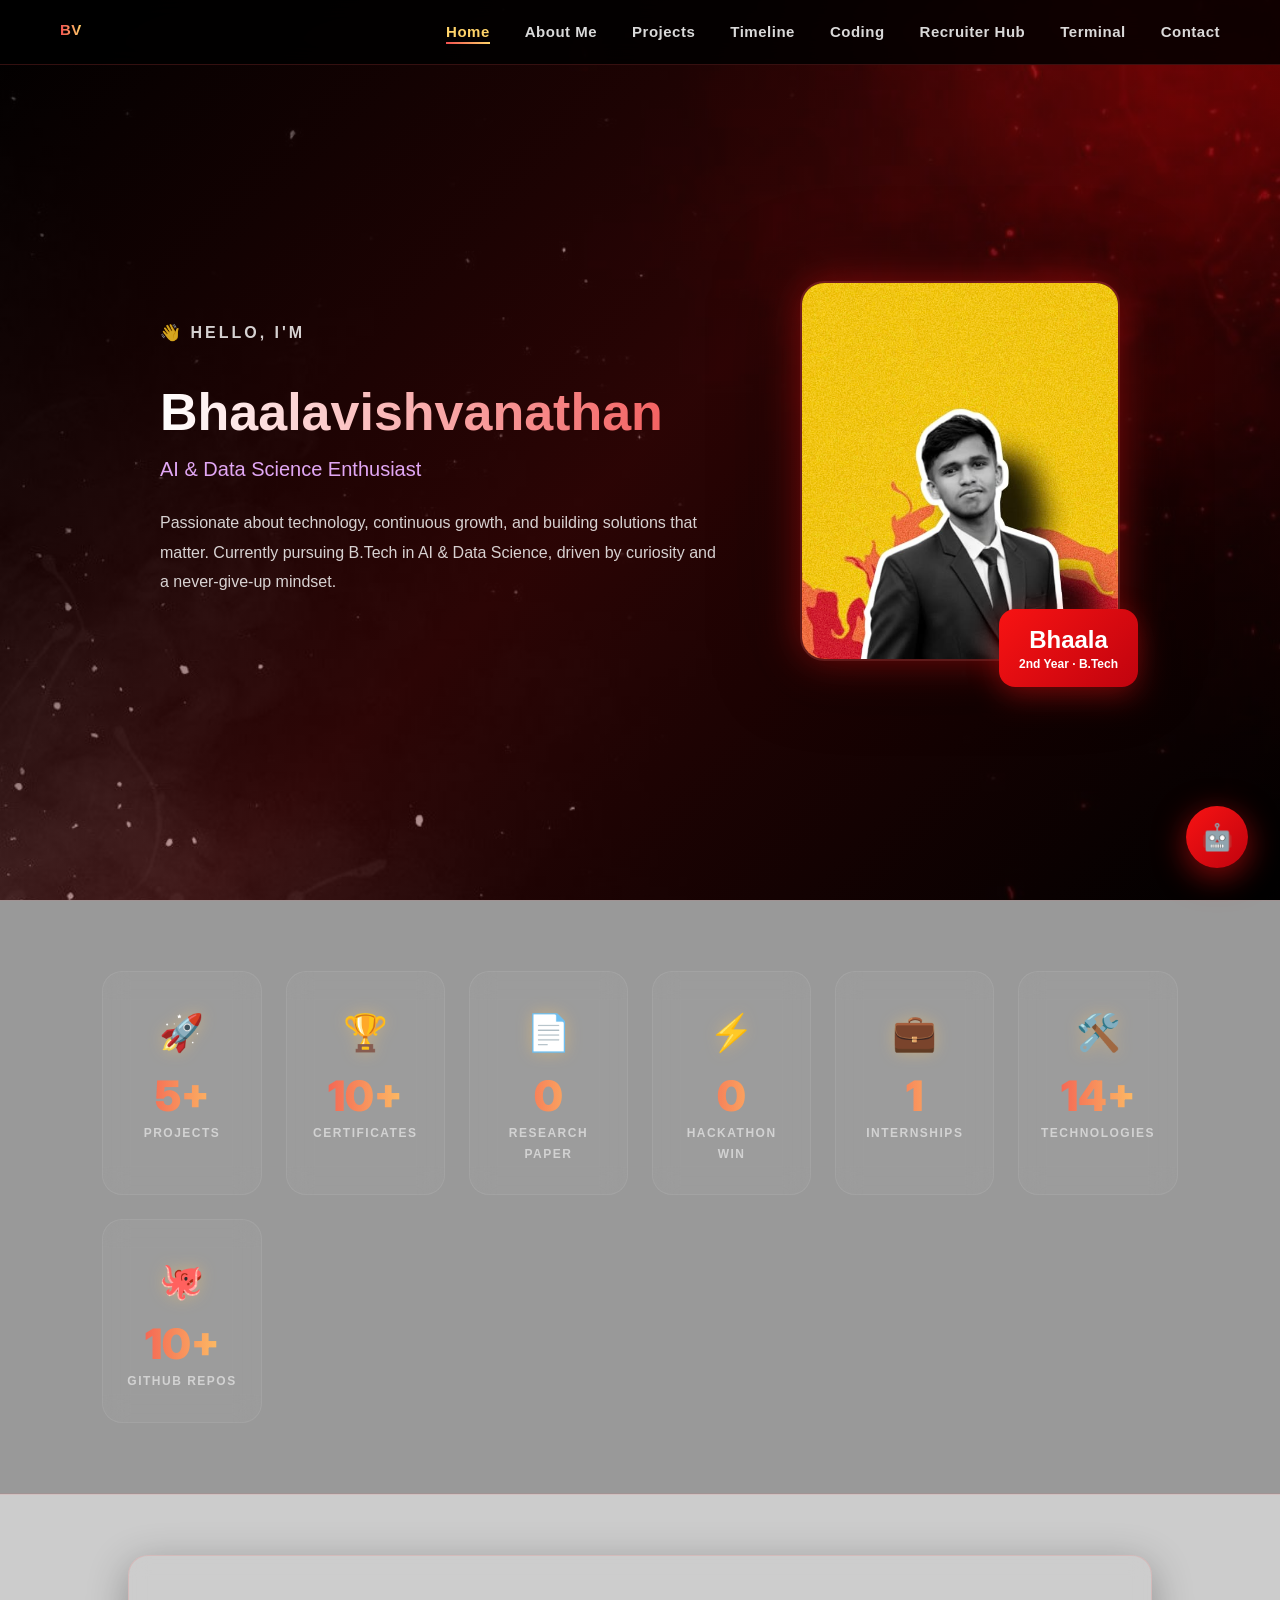
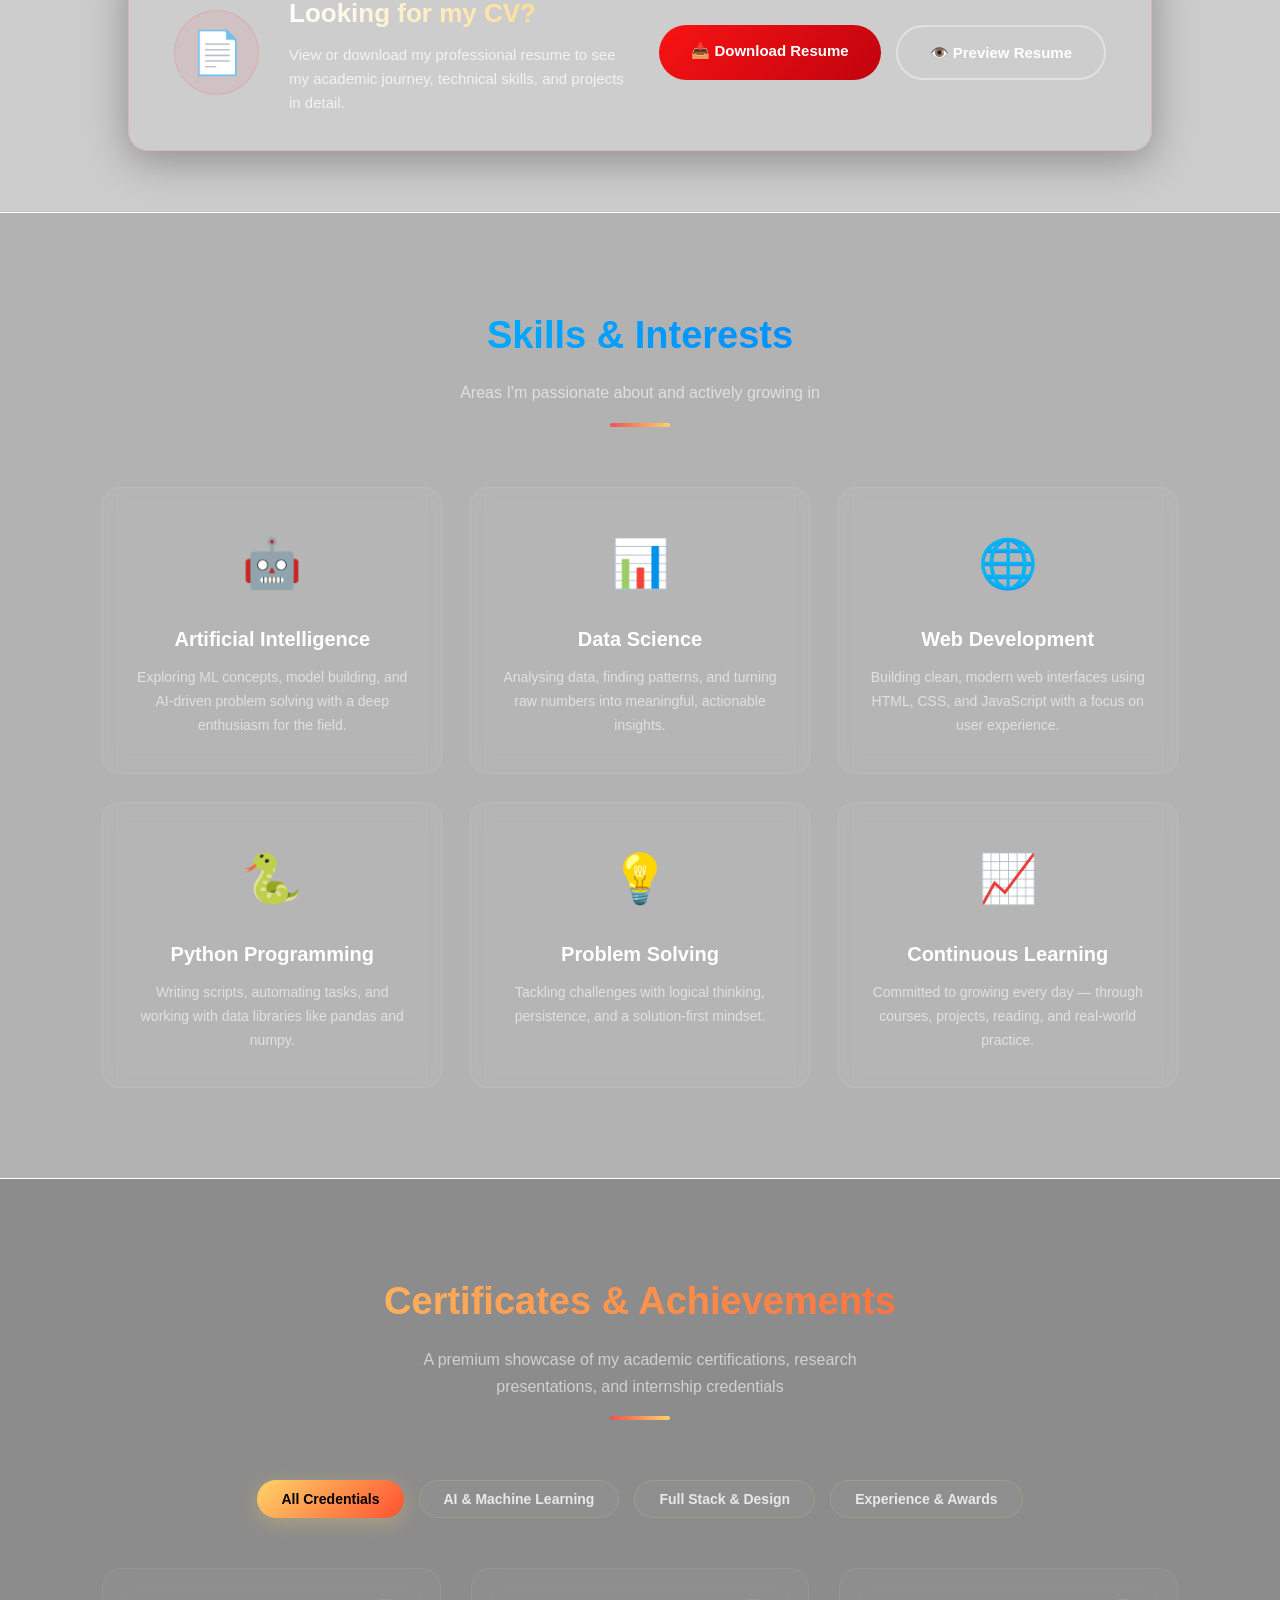
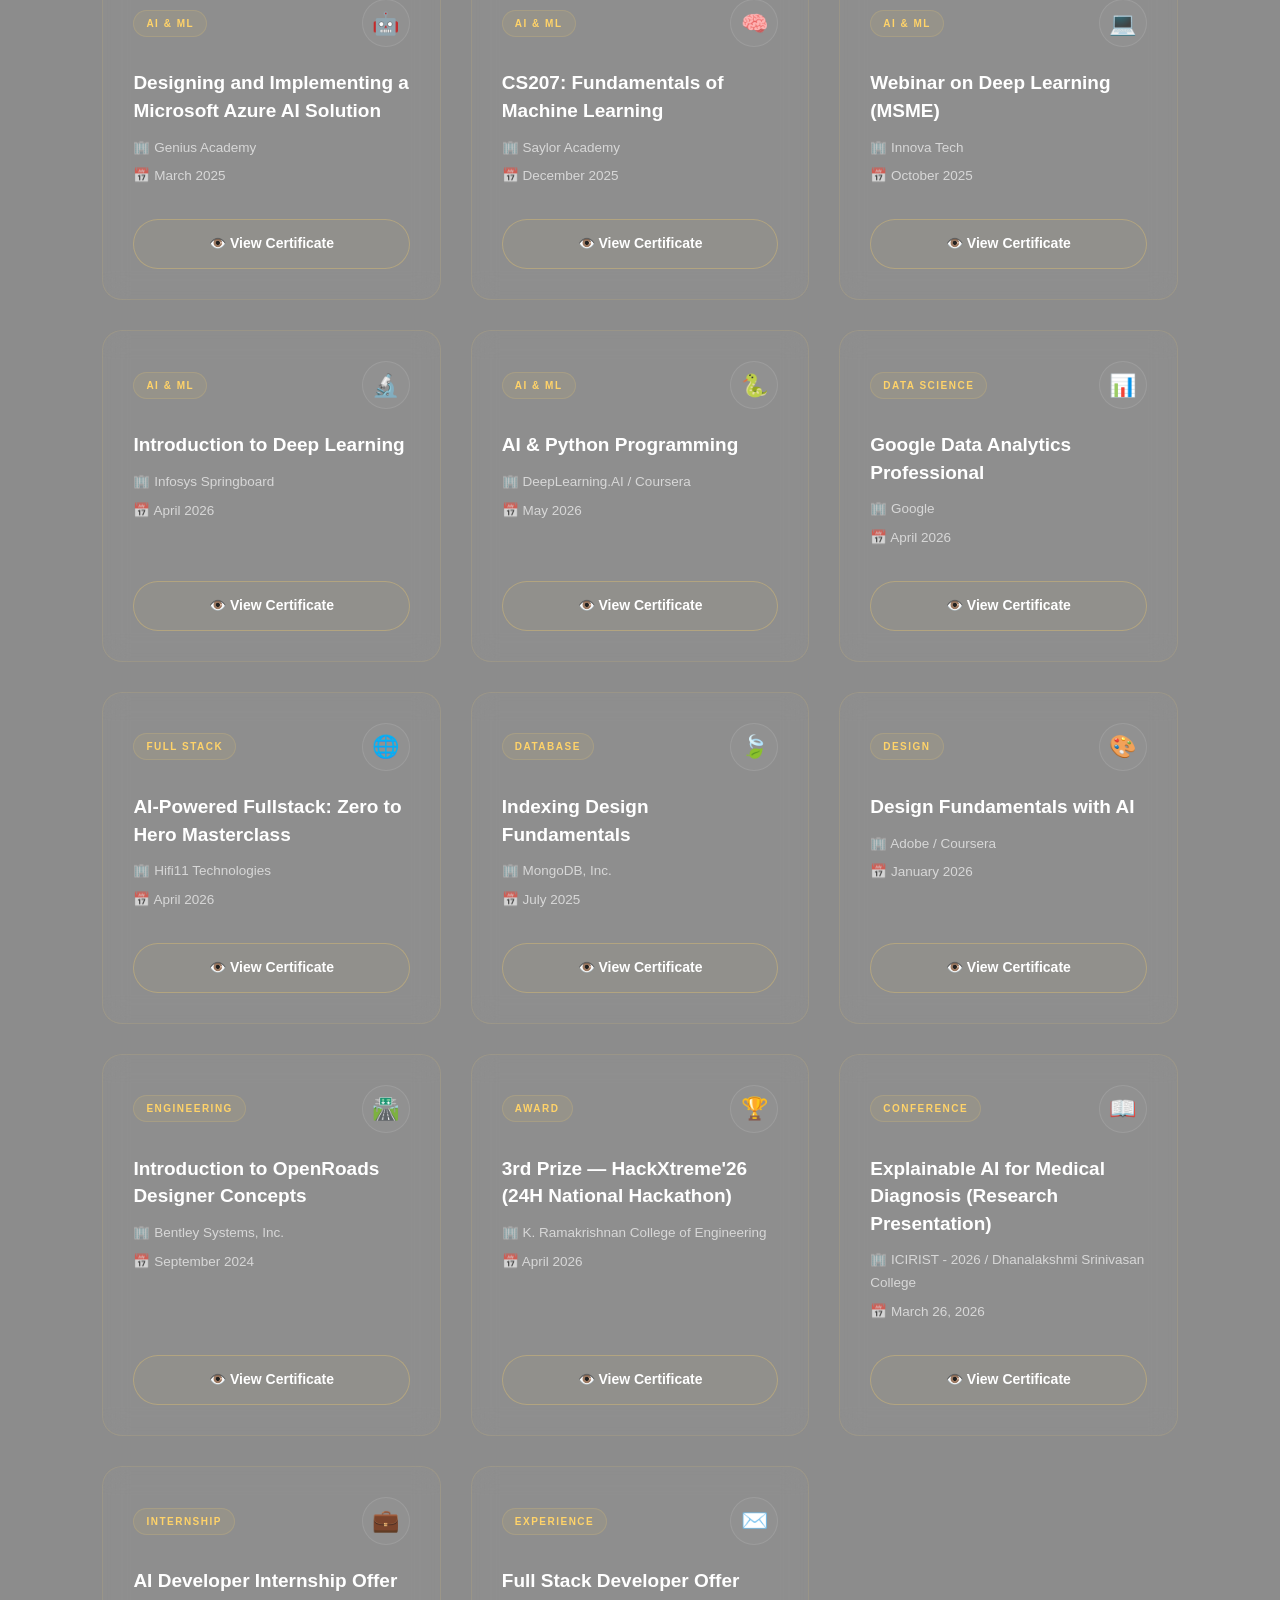
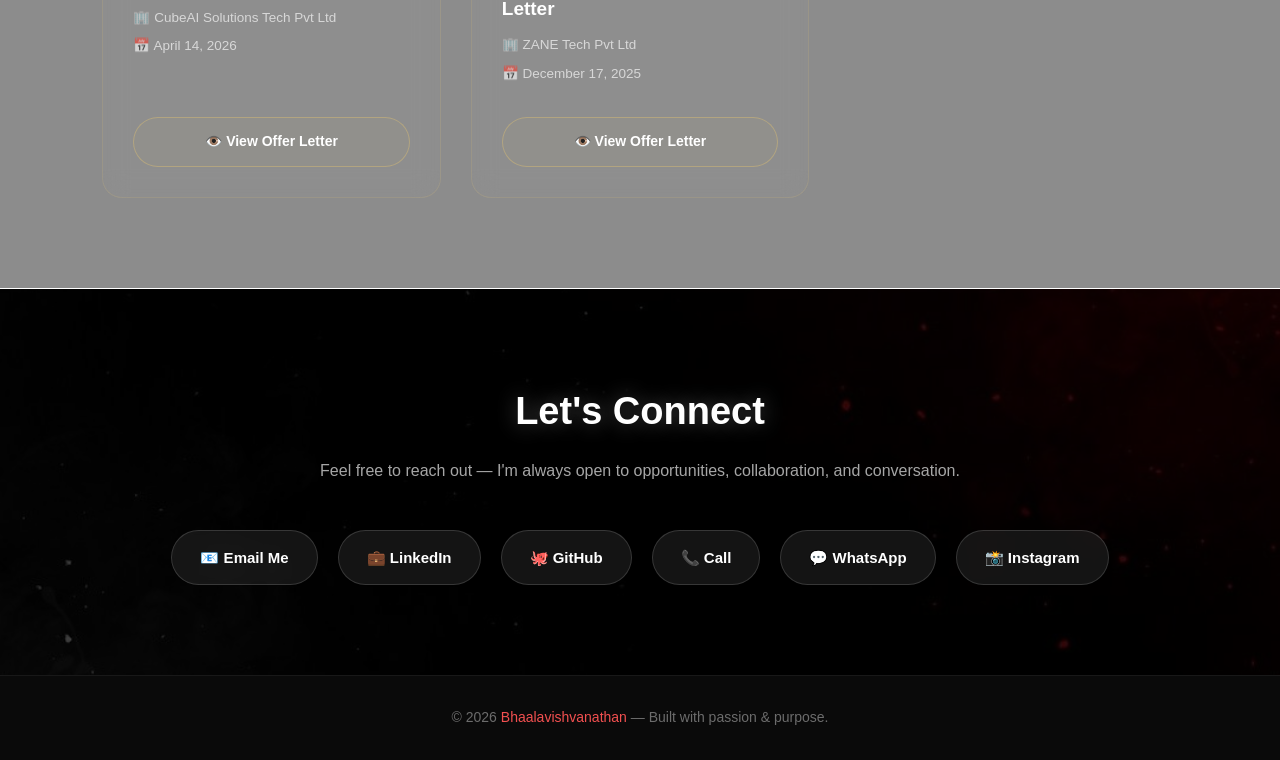
<file: index.html>
<!DOCTYPE html>
<html lang="en">
<head>
    <meta charset="UTF-8">
    <meta name="viewport" content="width=device-width, initial-scale=1.0">
    <title>Bhaala Vishvanathan | AI Engineer & Full Stack Developer Portfolio</title>
    <meta name="description" content="Bhaala Vishvanathan – AI & Data Science Engineer. B.Tech student specializing in Machine Learning, Full Stack Development, and Data Analytics. View projects, certificates, and more.">
    <meta name="keywords" content="Bhaala Vishvanathan, AI Engineer, Data Science, Machine Learning, Full Stack Developer, Portfolio, Python, React">
    <meta name="author" content="Bhaalavishvanathan C">
    <meta name="robots" content="index, follow">
    <link rel="canonical" href="https://bhaala.vercel.app/index.html">
    <link rel="icon" type="image" href="Images/2.png">
    <!-- Open Graph -->
    <meta property="og:title" content="Bhaala Vishvanathan | AI Engineer Portfolio">
    <meta property="og:description" content="AI & Data Science Enthusiast. B.Tech student building intelligent solutions.">
    <meta property="og:type" content="website">
    <meta property="og:url" content="https://bhaala.vercel.app/index.html">
    <meta property="og:image" content="https://bhaala.vercel.app/Images/Bhaala.jpeg">
    <!-- Twitter Card -->
    <meta name="twitter:card" content="summary_large_image">
    <meta name="twitter:title" content="Bhaala Vishvanathan | AI Engineer Portfolio">
    <meta name="twitter:description" content="AI & Data Science Enthusiast building intelligent solutions.">
    <meta name="twitter:image" content="https://bhaala.vercel.app/Images/Bhaala.jpeg">
    <!-- Fonts -->
    <link rel="preconnect" href="https://fonts.googleapis.com">
    <link rel="preconnect" href="https://fonts.gstatic.com" crossorigin>
    <link href="https://fonts.googleapis.com/css2?family=Inter:wght@300;400;500;600;700;800;900&family=JetBrains+Mono:wght@400;500;700&display=swap" rel="stylesheet">
    <link rel="stylesheet" href="Bhaala.css">
    <!-- JSON-LD Structured Data -->
    <script type="application/ld+json">
    {
        "@context": "https://schema.org",
        "@type": "Person",
        "name": "Bhaalavishvanathan C",
        "jobTitle": "AI & Data Science Enthusiast",
        "url": "https://bhaala.vercel.app",
        "sameAs": [
            "https://github.com/bhaalavishvanathan17-glitch",
            "https://www.linkedin.com/in/bhaalavishvanathan-c-59576a312/"
        ],
        "email": "bhaalavishvanathan17@gmail.com"
    }
    </script>
</head>
<body>

    <!-- ═══════════════ NAVIGATION ═══════════════ -->
    <nav class="navbar">
        <a href="index.html" class="navbar-brand">BV</a>
        <ul>
            <li><a href="index.html" class="active">Home</a></li>
            <li><a href="About Me.html">About Me</a></li>
            <li><a href="projects.html">Projects</a></li>
            <li><a href="timeline.html">Timeline</a></li>
            <li><a href="coding-profiles.html">Coding</a></li>
            <li><a href="recruiter.html">Recruiter Hub</a></li>
            <li><a href="terminal.html">Terminal</a></li>
            <li><a href="contact.html">Contact</a></li>
            </ul>
    </nav>

    <!-- ═══════════════ HERO SECTION ═══════════════ -->
    <section class="hero">
        <div class="hero-text animate-fade-up">
            <p class="hero-greeting">👋 Hello, I'm</p>
            <h1>Bhaalavishvanathan</h1>
            <h3>AI & Data Science Enthusiast</h3>
            <p>
                Passionate about technology, continuous growth, and building solutions
                that matter. Currently pursuing B.Tech in AI & Data Science, driven by
                curiosity and a never-give-up mindset.
            </p>

        </div>

        <div class="hero-img">
            <img src="Images/Bhaala.jpeg" alt="Bhaala Vishvanathan">
            <div class="hero-img-badge">
                <span>Bhaala</span>
                2nd Year · B.Tech
            </div>
        </div>
    </section>

    <!-- ═══════════════ ACHIEVEMENT COUNTERS ═══════════════ -->
    <section class="counters-section" id="achievements" aria-label="Achievement Statistics">
        <div class="counters-grid">
            <div class="counter-card">
                <span class="counter-icon">🚀</span>
                <div class="counter-number" data-target="8" data-suffix="+">0</div>
                <div class="counter-label">Projects</div>
            </div>
            <div class="counter-card">
                <span class="counter-icon">🏆</span>
                <div class="counter-number" data-target="14" data-suffix="+">0</div>
                <div class="counter-label">Certificates</div>
            </div>
            <div class="counter-card">
                <span class="counter-icon">📄</span>
                <div class="counter-number" data-target="1">0</div>
                <div class="counter-label">Research Paper</div>
            </div>
            <div class="counter-card">
                <span class="counter-icon">⚡</span>
                <div class="counter-number" data-target="1">0</div>
                <div class="counter-label">Hackathon Win</div>
            </div>
            <div class="counter-card">
                <span class="counter-icon">💼</span>
                <div class="counter-number" data-target="2">0</div>
                <div class="counter-label">Internships</div>
            </div>
            <div class="counter-card">
                <span class="counter-icon">🛠️</span>
                <div class="counter-number" data-target="20" data-suffix="+">0</div>
                <div class="counter-label">Technologies</div>
            </div>
            <div class="counter-card">
                <span class="counter-icon">🐙</span>
                <div class="counter-number" data-target="15" data-suffix="+">0</div>
                <div class="counter-label">GitHub Repos</div>
            </div>
        </div>
    </section>

    <!-- ═══════════════ RESUME SECTION ═══════════════ -->
    <section class="resume-section" id="resume">
        <div class="resume-container animate-fade-up">
            <div class="resume-icon-box">📄</div>
            <div class="resume-text-content">
                <h2>Looking for my CV?</h2>
                <p>View or download my professional resume to see my academic journey, technical skills, and projects in detail.</p>
            </div>
            <div class="resume-actions">
                <a href="Bhaalavishvanathan_C_Data_Analyst_Resume.pdf" download="Bhaalavishvanathan_C_Data_Analyst_Resume.pdf" class="btn-primary">
                    📥 Download Resume
                </a>
                <a href="Bhaalavishvanathan_C_Data_Analyst_Resume.pdf" target="_blank" class="btn-outline">
                    👁️ Preview Resume
                </a>
            </div>
        </div>
    </section>

    <hr>

    <!-- ═══════════════ SKILLS SECTION ═══════════════ -->
    <section class="skills-section" id="skills">
        <div class="section-header">
            <h2>Skills &amp; Interests</h2>
            <p>Areas I'm passionate about and actively growing in</p>
            <div class="divider"></div>
        </div>

        <div class="skills-grid">
            <div class="skill-card">
                <span class="skill-icon">🤖</span>
                <h3>Artificial Intelligence</h3>
                <p>Exploring ML concepts, model building, and AI-driven problem solving with a deep enthusiasm for the field.</p>
            </div>
            <div class="skill-card">
                <span class="skill-icon">📊</span>
                <h3>Data Science</h3>
                <p>Analysing data, finding patterns, and turning raw numbers into meaningful, actionable insights.</p>
            </div>
            <div class="skill-card">
                <span class="skill-icon">🌐</span>
                <h3>Web Development</h3>
                <p>Building clean, modern web interfaces using HTML, CSS, and JavaScript with a focus on user experience.</p>
            </div>
            <div class="skill-card">
                <span class="skill-icon">🐍</span>
                <h3>Python Programming</h3>
                <p>Writing scripts, automating tasks, and working with data libraries like pandas and numpy.</p>
            </div>
            <div class="skill-card">
                <span class="skill-icon">💡</span>
                <h3>Problem Solving</h3>
                <p>Tackling challenges with logical thinking, persistence, and a solution-first mindset.</p>
            </div>
            <div class="skill-card">
                <span class="skill-icon">📈</span>
                <h3>Continuous Learning</h3>
                <p>Committed to growing every day — through courses, projects, reading, and real-world practice.</p>
            </div>
        </div>
    </section>

    <hr>

    <!-- ═══════════════ CERTIFICATES SECTION ═══════════════ -->
    <section class="certificates-section" id="certificates">
        <div class="section-header">
            <h2>Certificates &amp; Achievements</h2>
            <p>A premium showcase of my academic certifications, research presentations, and internship credentials</p>
            <div class="divider"></div>
        </div>

        <!-- Category Filters -->
        <div class="filter-container">
            <button class="filter-btn active" onclick="filterCertificates('all')">All Credentials</button>
            <button class="filter-btn" onclick="filterCertificates('ai-ml')">AI &amp; Machine Learning</button>
            <button class="filter-btn" onclick="filterCertificates('fullstack-design')">Full Stack &amp; Design</button>
            <button class="filter-btn" onclick="filterCertificates('experience-awards')">Experience &amp; Awards</button>
        </div>

        <div class="certificates-grid">
            <!-- 1. Microsoft Azure AI Solution -->
            <div class="certificate-card" data-category="ai-ml">
                <div class="cert-card-header">
                    <span class="cert-category-badge">AI &amp; ML</span>
                    <div class="cert-icon-circle">🤖</div>
                </div>
                <div class="certificate-info">
                    <h3>Designing and Implementing a Microsoft Azure AI Solution</h3>
                    <p class="cert-issuer">🏢 Genius Academy</p>
                    <p class="cert-date">📅 March 2025</p>
                </div>
                <div class="certificate-actions">
                    <a href="certificates/Designing%20and%20Implementing%20a%20Microsoft%20Azure%20Al%20Solution.pdf" target="_blank" class="cert-btn-view">
                        👁️ View Certificate
                    </a>
                </div>
            </div>

            <!-- 2. Saylor ML -->
            <div class="certificate-card" data-category="ai-ml">
                <div class="cert-card-header">
                    <span class="cert-category-badge">AI &amp; ML</span>
                    <div class="cert-icon-circle">🧠</div>
                </div>
                <div class="certificate-info">
                    <h3>CS207: Fundamentals of Machine Learning</h3>
                    <p class="cert-issuer">🏢 Saylor Academy</p>
                    <p class="cert-date">📅 December 2025</p>
                </div>
                <div class="certificate-actions">
                    <a href="certificates/Machine%20learning.pdf" target="_blank" class="cert-btn-view">
                        👁️ View Certificate
                    </a>
                </div>
            </div>

            <!-- 3. Deep Learning Webinar -->
            <div class="certificate-card" data-category="ai-ml">
                <div class="cert-card-header">
                    <span class="cert-category-badge">AI &amp; ML</span>
                    <div class="cert-icon-circle">💻</div>
                </div>
                <div class="certificate-info">
                    <h3>Webinar on Deep Learning (MSME)</h3>
                    <p class="cert-issuer">🏢 Innova Tech</p>
                    <p class="cert-date">📅 October 2025</p>
                </div>
                <div class="certificate-actions">
                    <a href="certificates/Deep%20learning.pdf" target="_blank" class="cert-btn-view">
                        👁️ View Certificate
                    </a>
                </div>
            </div>

            <!-- 4. Deep Learning Infosys -->
            <div class="certificate-card" data-category="ai-ml">
                <div class="cert-card-header">
                    <span class="cert-category-badge">AI &amp; ML</span>
                    <div class="cert-icon-circle">🔬</div>
                </div>
                <div class="certificate-info">
                    <h3>Introduction to Deep Learning</h3>
                    <p class="cert-issuer">🏢 Infosys Springboard</p>
                    <p class="cert-date">📅 April 2026</p>
                </div>
                <div class="certificate-actions">
                    <a href="certificates/OpenRoads%20Designer%20.pdf#page=2" target="_blank" class="cert-btn-view">
                        👁️ View Certificate
                    </a>
                </div>
            </div>

            <!-- 5. AI Python Programming -->
            <div class="certificate-card" data-category="ai-ml">
                <div class="cert-card-header">
                    <span class="cert-category-badge">AI &amp; ML</span>
                    <div class="cert-icon-circle">🐍</div>
                </div>
                <div class="certificate-info">
                    <h3>AI &amp; Python Programming</h3>
                    <p class="cert-issuer">🏢 DeepLearning.AI / Coursera</p>
                    <p class="cert-date">📅 May 2026</p>
                </div>
                <div class="certificate-actions">
                    <a href="certificates/Certificate_AI_Python.pdf" target="_blank" class="cert-btn-view">
                        👁️ View Certificate
                    </a>
                </div>
            </div>

            <!-- 6. Google Data Analytics -->
            <div class="certificate-card" data-category="ai-ml">
                <div class="cert-card-header">
                    <span class="cert-category-badge">Data Science</span>
                    <div class="cert-icon-circle">📊</div>
                </div>
                <div class="certificate-info">
                    <h3>Google Data Analytics Professional</h3>
                    <p class="cert-issuer">🏢 Google</p>
                    <p class="cert-date">📅 April 2026</p>
                </div>
                <div class="certificate-actions">
                    <a href="certificates/Certificate_Data_Analyst.pdf" target="_blank" class="cert-btn-view">
                        👁️ View Certificate
                    </a>
                </div>
            </div>

            <!-- 7. Hifi11 Fullstack -->
            <div class="certificate-card" data-category="fullstack-design">
                <div class="cert-card-header">
                    <span class="cert-category-badge">Full Stack</span>
                    <div class="cert-icon-circle">🌐</div>
                </div>
                <div class="certificate-info">
                    <h3>AI-Powered Fullstack: Zero to Hero Masterclass</h3>
                    <p class="cert-issuer">🏢 Hifi11 Technologies</p>
                    <p class="cert-date">📅 April 2026</p>
                </div>
                <div class="certificate-actions">
                    <a href="certificates/OpenRoads%20Designer%20.pdf#page=3" target="_blank" class="cert-btn-view">
                        👁️ View Certificate
                    </a>
                </div>
            </div>

            <!-- 8. MongoDB Indexing -->
            <div class="certificate-card" data-category="fullstack-design">
                <div class="cert-card-header">
                    <span class="cert-category-badge">Database</span>
                    <div class="cert-icon-circle">🍃</div>
                </div>
                <div class="certificate-info">
                    <h3>Indexing Design Fundamentals</h3>
                    <p class="cert-issuer">🏢 MongoDB, Inc.</p>
                    <p class="cert-date">📅 July 2025</p>
                </div>
                <div class="certificate-actions">
                    <a href="certificates/Mongo%20DB.pdf" target="_blank" class="cert-btn-view">
                        👁️ View Certificate
                    </a>
                </div>
            </div>

            <!-- 9. Adobe Design AI -->
            <div class="certificate-card" data-category="fullstack-design">
                <div class="cert-card-header">
                    <span class="cert-category-badge">Design</span>
                    <div class="cert-icon-circle">🎨</div>
                </div>
                <div class="certificate-info">
                    <h3>Design Fundamentals with AI</h3>
                    <p class="cert-issuer">🏢 Adobe / Coursera</p>
                    <p class="cert-date">📅 January 2026</p>
                </div>
                <div class="certificate-actions">
                    <a href="certificates/OpenRoads%20Designer%20.pdf#page=4" target="_blank" class="cert-btn-view">
                        👁️ View Certificate
                    </a>
                </div>
            </div>

            <!-- 10. Bentley OpenRoads -->
            <div class="certificate-card" data-category="fullstack-design">
                <div class="cert-card-header">
                    <span class="cert-category-badge">Engineering</span>
                    <div class="cert-icon-circle">🛣️</div>
                </div>
                <div class="certificate-info">
                    <h3>Introduction to OpenRoads Designer Concepts</h3>
                    <p class="cert-issuer">🏢 Bentley Systems, Inc.</p>
                    <p class="cert-date">📅 September 2024</p>
                </div>
                <div class="certificate-actions">
                    <a href="certificates/OpenRoads%20Designer%20.pdf" target="_blank" class="cert-btn-view">
                        👁️ View Certificate
                    </a>
                </div>
            </div>

            <!-- 11. Hackathon Award -->
            <div class="certificate-card" data-category="experience-awards">
                <div class="cert-card-header">
                    <span class="cert-category-badge">Award</span>
                    <div class="cert-icon-circle">🏆</div>
                </div>
                <div class="certificate-info">
                    <h3>3rd Prize — HackXtreme'26 (24H National Hackathon)</h3>
                    <p class="cert-issuer">🏢 K. Ramakrishnan College of Engineering</p>
                    <p class="cert-date">📅 April 2026</p>
                </div>
                <div class="certificate-actions">
                    <a href="certificates/Hackathon.pdf" target="_blank" class="cert-btn-view">
                        👁️ View Certificate
                    </a>
                </div>
            </div>

            <!-- 12. Paper Presentation -->
            <div class="certificate-card" data-category="experience-awards">
                <div class="cert-card-header">
                    <span class="cert-category-badge">Conference</span>
                    <div class="cert-icon-circle">📖</div>
                </div>
                <div class="certificate-info">
                    <h3>Explainable AI for Medical Diagnosis (Research Presentation)</h3>
                    <p class="cert-issuer">🏢 ICIRIST - 2026 / Dhanalakshmi Srinivasan College</p>
                    <p class="cert-date">📅 March 26, 2026</p>
                </div>
                <div class="certificate-actions">
                    <a href="certificates/International%20Conference.pdf" target="_blank" class="cert-btn-view">
                        👁️ View Certificate
                    </a>
                </div>
            </div>

            <!-- 13. Internship - CubeAI -->
            <div class="certificate-card" data-category="experience-awards">
                <div class="cert-card-header">
                    <span class="cert-category-badge">Internship</span>
                    <div class="cert-icon-circle">💼</div>
                </div>
                <div class="certificate-info">
                    <h3>AI Developer Internship Offer</h3>
                    <p class="cert-issuer">🏢 CubeAI Solutions Tech Pvt Ltd</p>
                    <p class="cert-date">📅 April 14, 2026</p>
                </div>
                <div class="certificate-actions">
                    <a href="certificates/Mr.%20Bhaalavishvanathan%20C%20-%20%20CAS%20-14042026-FY2766.pdf" target="_blank" class="cert-btn-view">
                        👁️ View Offer Letter
                    </a>
                </div>
            </div>

            <!-- 14. Job Offer - ZANE Tech -->
            <div class="certificate-card" data-category="experience-awards">
                <div class="cert-card-header">
                    <span class="cert-category-badge">Experience</span>
                    <div class="cert-icon-circle">✉️</div>
                </div>
                <div class="certificate-info">
                    <h3>Full Stack Developer Offer Letter</h3>
                    <p class="cert-issuer">🏢 ZANE Tech Pvt Ltd</p>
                    <p class="cert-date">📅 December 17, 2025</p>
                </div>
                <div class="certificate-actions">
                    <a href="certificates/BHAALAVISHVANATHAN%20C%20COVER%20LETTER(1)%20ZANE.pdf" target="_blank" class="cert-btn-view">
                        👁️ View Offer Letter
                    </a>
                </div>
            </div>
        </div>

        <script>
            function filterCertificates(category) {
                const filterBtns = document.querySelectorAll('.filter-btn');
                filterBtns.forEach(btn => btn.classList.remove('active'));
                
                // Add active class to clicked button
                const activeBtn = Array.from(filterBtns).find(btn => btn.getAttribute('onclick').includes(category));
                if (activeBtn) activeBtn.classList.add('active');

                const cards = document.querySelectorAll('.certificate-card');
                cards.forEach(card => {
                    if (category === 'all' || card.getAttribute('data-category') === category) {
                        card.style.display = 'flex';
                        card.style.opacity = '0';
                        card.style.transform = 'translateY(15px)';
                        setTimeout(() => {
                            card.style.opacity = '1';
                            card.style.transform = 'translateY(0)';
                            card.style.transition = 'all 0.4s cubic-bezier(0.175, 0.885, 0.32, 1.275)';
                        }, 50);
                    } else {
                        card.style.display = 'none';
                    }
                });
            }
        </script>
    </section>

    <hr>

    <!-- ═══════════════ CONTACT SECTION ═══════════════ -->
    <section class="contact-section" id="contact">
        <h2>Let's Connect</h2>
        <p>Feel free to reach out — I'm always open to opportunities, collaboration, and conversation.</p>

        <div class="contact-links">
            <a href="mailto:bhaalavishvanathan17@gmail.com" class="contact-link">
                📧 Email Me
            </a>
            <a href="https://www.linkedin.com/in/bhaalavishvanathan-c-59576a312/" target="_blank" class="contact-link">
                💼 LinkedIn
            </a>
            <a href="https://github.com/bhaalavishvanathan17-glitch" target="_blank" class="contact-link">
                🐙 GitHub
            </a>
            <a href="tel:+919361000742" target="_blank" class="contact-link">
                📞 Call
            </a>
            <a href="https://wa.me/919361000742" target="_blank" class="contact-link">
                💬 WhatsApp
            </a>
            <a href="https://www.instagram.com/_bhaala_/" target="_blank" class="contact-link">
                📸 Instagram
            </a>
        </div>
    </section>

    <!-- ═══════════════ FOOTER ═══════════════ -->
    <footer class="footer">
        © 2026 <span>Bhaalavishvanathan</span> — Built with passion & purpose.
    </footer>

    <!-- ════════════════ AI CHATBOT WIDGET ════════════════ -->
    <!-- Floating Button -->
    <button class="ai-chat-btn" id="aiChatBtn" aria-label="Open AI Assistant" onclick="toggleChat()">
        <span id="chatBtnIcon">🤖</span>
        <span class="chat-btn-tooltip">Ask Bhaala AI</span>
    </button>

    <!-- Chat Panel -->
    <div class="ai-chat-panel" id="aiChatPanel" role="dialog" aria-label="Bhaala AI Assistant">
        <!-- Header -->
        <div class="chat-header">
            <div class="chat-avatar">🤖</div>
            <div class="chat-header-info">
                <h4>Ask Bhaala AI</h4>
                <div class="chat-status">Online · Portfolio Assistant</div>
            </div>
            <button class="chat-close-btn" onclick="toggleChat()" aria-label="Close chat">✕</button>
        </div>

        <!-- Suggested Questions -->
        <div class="chat-suggestions" id="chatSuggestions">
            <span class="suggestion-chip" onclick="sendSuggestion(this.textContent)">Who is Bhaala?</span>
            <span class="suggestion-chip" onclick="sendSuggestion(this.textContent)">Skills</span>
            <span class="suggestion-chip" onclick="sendSuggestion(this.textContent)">Projects</span>
            <span class="suggestion-chip" onclick="sendSuggestion(this.textContent)">Certificates</span>
            <span class="suggestion-chip" onclick="sendSuggestion(this.textContent)">Internship</span>
            <span class="suggestion-chip" onclick="sendSuggestion(this.textContent)">Resume</span>
            <span class="suggestion-chip" onclick="sendSuggestion(this.textContent)">Contact</span>
            <span class="suggestion-chip" onclick="sendSuggestion(this.textContent)">Education</span>
        </div>

        <!-- Messages -->
        <div class="chat-messages" id="chatMessages">
            <!-- Welcome message added by JS -->
        </div>

        <!-- Input -->
        <div class="chat-input-area">
            <input
                type="text"
                class="chat-input"
                id="chatInput"
                placeholder="Ask me anything about Bhaala..."
                onkeydown="if(event.key==='Enter') sendMessage()"
                autocomplete="off"
            >
            <button class="chat-send-btn" onclick="sendMessage()" aria-label="Send">➤</button>
        </div>
    </div>

    <!-- Script to handle dynamic Login/Logout in navbar -->
    <script>
        document.addEventListener('DOMContentLoaded', () => {
        });
    </script>

    <!-- ════════════════ ACHIEVEMENT COUNTER SCRIPT ════════════════ -->
    <script>
        /* Animate counters when section enters viewport */
        (function() {
            const counters = document.querySelectorAll('.counter-number[data-target]');
            const observer = new IntersectionObserver((entries) => {
                entries.forEach(entry => {
                    if (entry.isIntersecting && !entry.target.dataset.animated) {
                        entry.target.dataset.animated = 'true';
                        animateCounter(entry.target);
                    }
                });
            }, { threshold: 0.3 });

            counters.forEach(c => observer.observe(c));

            function animateCounter(el) {
                const target = parseInt(el.dataset.target);
                const suffix = el.dataset.suffix || '';
                const duration = 1800;
                const steps = 60;
                const increment = target / steps;
                let current = 0;
                const interval = setInterval(() => {
                    current += increment;
                    if (current >= target) {
                        el.textContent = target + suffix;
                        clearInterval(interval);
                    } else {
                        el.textContent = Math.floor(current) + suffix;
                    }
                }, duration / steps);
            }
        })();
    </script>

    <!-- ════════════════ AI CHATBOT SCRIPT ════════════════ -->
    <script>
        /* ── Portfolio Knowledge Base ── */
        const portfolioKB = {
            about: {
                keywords: ['who is bhaala', 'about bhaala', 'tell me about', 'who are you', 'introduce'],
                response: `👋 <strong>Hi! I'm Bhaala Vishvanathan (Bhaalavishvanathan C)</strong> — an AI & Data Science Enthusiast currently pursuing B.Tech in AI & Data Science (2nd Year).<br><br>I'm passionate about Machine Learning, Full Stack Development, and building intelligent solutions. I've worked on projects like Mind Pulse AI, earned 14+ certifications, presented research at an international conference, and won 3rd prize at HackXtreme'26!`
            },
            skills: {
                keywords: ['skill', 'technologies', 'tech stack', 'what can you do', 'expertise', 'programming'],
                response: `🛠️ <strong>Technical Skills:</strong><br><br>• <strong>AI/ML:</strong> Python, TensorFlow, Scikit-learn, NLP, Computer Vision<br>• <strong>Data Science:</strong> Pandas, NumPy, Matplotlib, SQL, Power BI<br>• <strong>Web Dev:</strong> HTML, CSS, JavaScript, Node.js, Express.js<br>• <strong>Cloud:</strong> Microsoft Azure AI<br>• <strong>Databases:</strong> PostgreSQL, MongoDB<br>• <strong>Tools:</strong> Git, GitHub, VS Code, Jupyter Notebook`
            },
            projects: {
                keywords: ['project', 'built', 'work', 'ai project', 'fullstack', 'portfolio project'],
                response: `🚀 <strong>Key Projects:</strong><br><br>• <strong>Mind Pulse AI</strong> — Mental health monitoring platform with AI diagnostics<br>• <strong>Explainable AI for Medical Diagnosis</strong> — Research presented at ICIRIST-2026<br>• <strong>AI Portfolio (This Website!)</strong> — Full stack app with Express.js, PostgreSQL & AI chatbot<br>• <strong>Data Analytics Dashboard</strong> — Interactive visualizations & reporting<br><br>👉 <a href="projects.html" style="color:#00c6ff">View all projects →</a>`
            },
            certificates: {
                keywords: ['certificate', 'certification', 'credential', 'course', 'learn'],
                response: `🏆 <strong>14+ Certifications including:</strong><br><br>• Microsoft Azure AI Solution (Genius Academy)<br>• CS207: Fundamentals of ML (Saylor Academy)<br>• Google Data Analytics Professional (Google)<br>• AI & Python Programming (DeepLearning.AI)<br>• AI-Powered Fullstack Masterclass (Hifi11)<br>• MongoDB Indexing Design (MongoDB, Inc.)<br>• Deep Learning Webinar (Innova Tech)<br>• Design Fundamentals with AI (Adobe/Coursera)<br><br>👉 <a href="index.html#certificates" style="color:#ffd369">View all certificates →</a>`
            },
            internship: {
                keywords: ['internship', 'experience', 'work experience', 'job', 'company', 'cubeai', 'zane'],
                response: `💼 <strong>Professional Experience:</strong><br><br>• <strong>AI Developer Intern</strong> @ CubeAI Solutions Tech Pvt Ltd (April 2026)<br>• <strong>Full Stack Developer</strong> Offer @ ZANE Tech Pvt Ltd (December 2025)<br><br>Both positions demonstrate real-world application of AI and web development skills gained through self-study and coursework.`
            },
            education: {
                keywords: ['education', 'college', 'study', 'degree', 'btech', 'university', 'school', 'academic'],
                response: `🎓 <strong>Education:</strong><br><br>• <strong>B.Tech — AI & Data Science</strong> (2nd Year, 2023–2027)<br>&nbsp;&nbsp;Dhanalakshmi Srinivasan College of Engineering<br><br>• Completed schooling through multiple institutions across Tamil Nadu<br><br>📖 Currently focused on Machine Learning, Data Engineering, and Full Stack AI applications.`
            },
            resume: {
                keywords: ['resume', 'cv', 'download', 'pdf', 'hire'],
                response: `📄 <strong>My Resume is ready to download!</strong><br><br>👉 <a href="Bhaalavishvanathan_C_Data_Analyst_Resume.pdf" download style="color:#ffd369">📥 Download Resume</a><br>👉 <a href="Bhaalavishvanathan_C_Data_Analyst_Resume.pdf" target="_blank" style="color:#00c6ff">👁️ Preview Resume</a><br><br>It covers my education, skills, projects, certifications, and experience.`
            },
            contact: {
                keywords: ['contact', 'reach', 'email', 'phone', 'linkedin', 'github', 'social', 'connect', 'hire me'],
                response: `📬 <strong>Let's Connect!</strong><br><br>• 📧 <a href="mailto:bhaalavishvanathan17@gmail.com" style="color:#f87171">bhaalavishvanathan17@gmail.com</a><br>• 💼 <a href="https://www.linkedin.com/in/bhaalavishvanathan-c-59576a312/" target="_blank" style="color:#60a5fa">LinkedIn Profile</a><br>• 🐙 <a href="https://github.com/bhaalavishvanathan17-glitch" target="_blank" style="color:#fff">GitHub Profile</a><br>• 📞 <a href="tel:+919361000742" style="color:#4ade80">+91 93610 00742</a><br>• 💬 <a href="https://wa.me/919361000742" target="_blank" style="color:#4ade80">WhatsApp</a><br><br>👉 Or use the <a href="contact.html" style="color:#ffd369">Contact Form →</a>`
            },
            research: {
                keywords: ['research', 'paper', 'publication', 'conference', 'icirist', 'xai', 'medical'],
                response: `📖 <strong>Research:</strong><br><br><strong>"Explainable AI for Medical Diagnosis"</strong><br>Presented at <strong>ICIRIST-2026</strong> at Dhanalakshmi Srinivasan College of Engineering (March 26, 2026).<br><br>This paper explores XAI techniques that make AI diagnostic decisions interpretable for medical professionals, combining computer vision and explainability frameworks.`
            },
            hackathon: {
                keywords: ['hackathon', 'competition', 'prize', 'award', 'hackxtreme', 'win'],
                response: `🏅 <strong>Hackathon Achievement:</strong><br><br><strong>3rd Prize 🥉 at HackXtreme'26</strong><br>24-Hour National Hackathon<br>K. Ramakrishnan College of Engineering (April 2026)<br><br>Competed against teams from across India in a 24-hour intensive coding challenge!`
            },
            timeline: {
                keywords: ['timeline', 'journey', 'history', 'story', 'path', 'growth'],
                response: `⏳ <strong>My Journey Timeline:</strong><br><br>🎓 Started B.Tech AI & DS → 🐍 Learned Python → 📊 Data Science → 🌐 Full Stack → 🤖 AI/ML Projects → 📖 Research Paper → 🏆 Hackathon Win → 💼 Internship Offers → 🚀 AI Portfolio Built<br><br>👉 <a href="timeline.html" style="color:#ffd369">See Full Timeline →</a>`
            },
            help: {
                keywords: ['help', 'what can you', 'commands', 'options', 'menu'],
                response: `💡 <strong>I can answer questions about:</strong><br><br>• 👤 About Bhaala<br>• 🛠️ Skills & Technologies<br>• 🚀 Projects<br>• 🏆 Certificates<br>• 💼 Internship Experience<br>• 🎓 Education<br>• 📄 Resume<br>• 📬 Contact Info<br>• 📖 Research Papers<br>• 🏅 Hackathon Wins<br>• ⏳ Career Timeline<br><br>Just type your question below!`
            }
        };

        let chatOpen = false;
        let chatInitialized = false;

        /* Toggle chat panel open/close */
        function toggleChat() {
            const panel = document.getElementById('aiChatPanel');
            const icon = document.getElementById('chatBtnIcon');
            chatOpen = !chatOpen;
            panel.classList.toggle('open', chatOpen);
            icon.textContent = chatOpen ? '✕' : '🤖';

            if (chatOpen && !chatInitialized) {
                chatInitialized = true;
                setTimeout(() => {
                    addBotMessage(`👋 Hello! I'm <strong>Ask Bhaala AI</strong> — your personal guide to Bhaala's portfolio!<br><br>Feel free to ask me anything about his skills, projects, certificates, experience, or education. Use the quick chips above or type below!`);
                }, 300);
            }
            if (chatOpen) {
                setTimeout(() => document.getElementById('chatInput').focus(), 400);
            }
        }

        /* Add a bot message bubble */
        function addBotMessage(html) {
            const msgs = document.getElementById('chatMessages');

            // Show typing indicator first
            const typing = document.createElement('div');
            typing.className = 'typing-indicator';
            typing.innerHTML = '<div class="typing-dot"></div><div class="typing-dot"></div><div class="typing-dot"></div>';
            msgs.appendChild(typing);
            msgs.scrollTop = msgs.scrollHeight;

            setTimeout(() => {
                msgs.removeChild(typing);
                const bubble = document.createElement('div');
                bubble.className = 'chat-bubble bot';
                bubble.innerHTML = html;
                msgs.appendChild(bubble);
                msgs.scrollTop = msgs.scrollHeight;
            }, 900);
        }

        /* Add a user message bubble */
        function addUserMessage(text) {
            const msgs = document.getElementById('chatMessages');
            const bubble = document.createElement('div');
            bubble.className = 'chat-bubble user';
            bubble.textContent = text;
            msgs.appendChild(bubble);
            msgs.scrollTop = msgs.scrollHeight;
        }

        /* Find matching response from KB */
        function findResponse(query) {
            const q = query.toLowerCase().trim();
            for (const key in portfolioKB) {
                const entry = portfolioKB[key];
                if (entry.keywords.some(kw => q.includes(kw))) {
                    return entry.response;
                }
            }
            return `🤔 I'm not sure about that! I specialize in Bhaala's portfolio. Try asking about:<br><br>• Skills / Projects / Certificates<br>• Education / Experience<br>• Resume / Contact<br><br>Or type <strong>help</strong> for the full menu!`;
        }

        /* Send user message */
        function sendMessage() {
            const input = document.getElementById('chatInput');
            const text = input.value.trim();
            if (!text) return;
            input.value = '';
            addUserMessage(text);
            const response = findResponse(text);
            addBotMessage(response);
        }

        /* Send suggestion chip */
        function sendSuggestion(text) {
            addUserMessage(text);
            const response = findResponse(text);
            addBotMessage(response);
            if (document.getElementById('aiChatPanel').classList.contains('open')) {
                document.getElementById('chatInput').focus();
            }
        }
    </script>
    <script src="mobile-nav.js"></script>
</body>
</html>
</file>
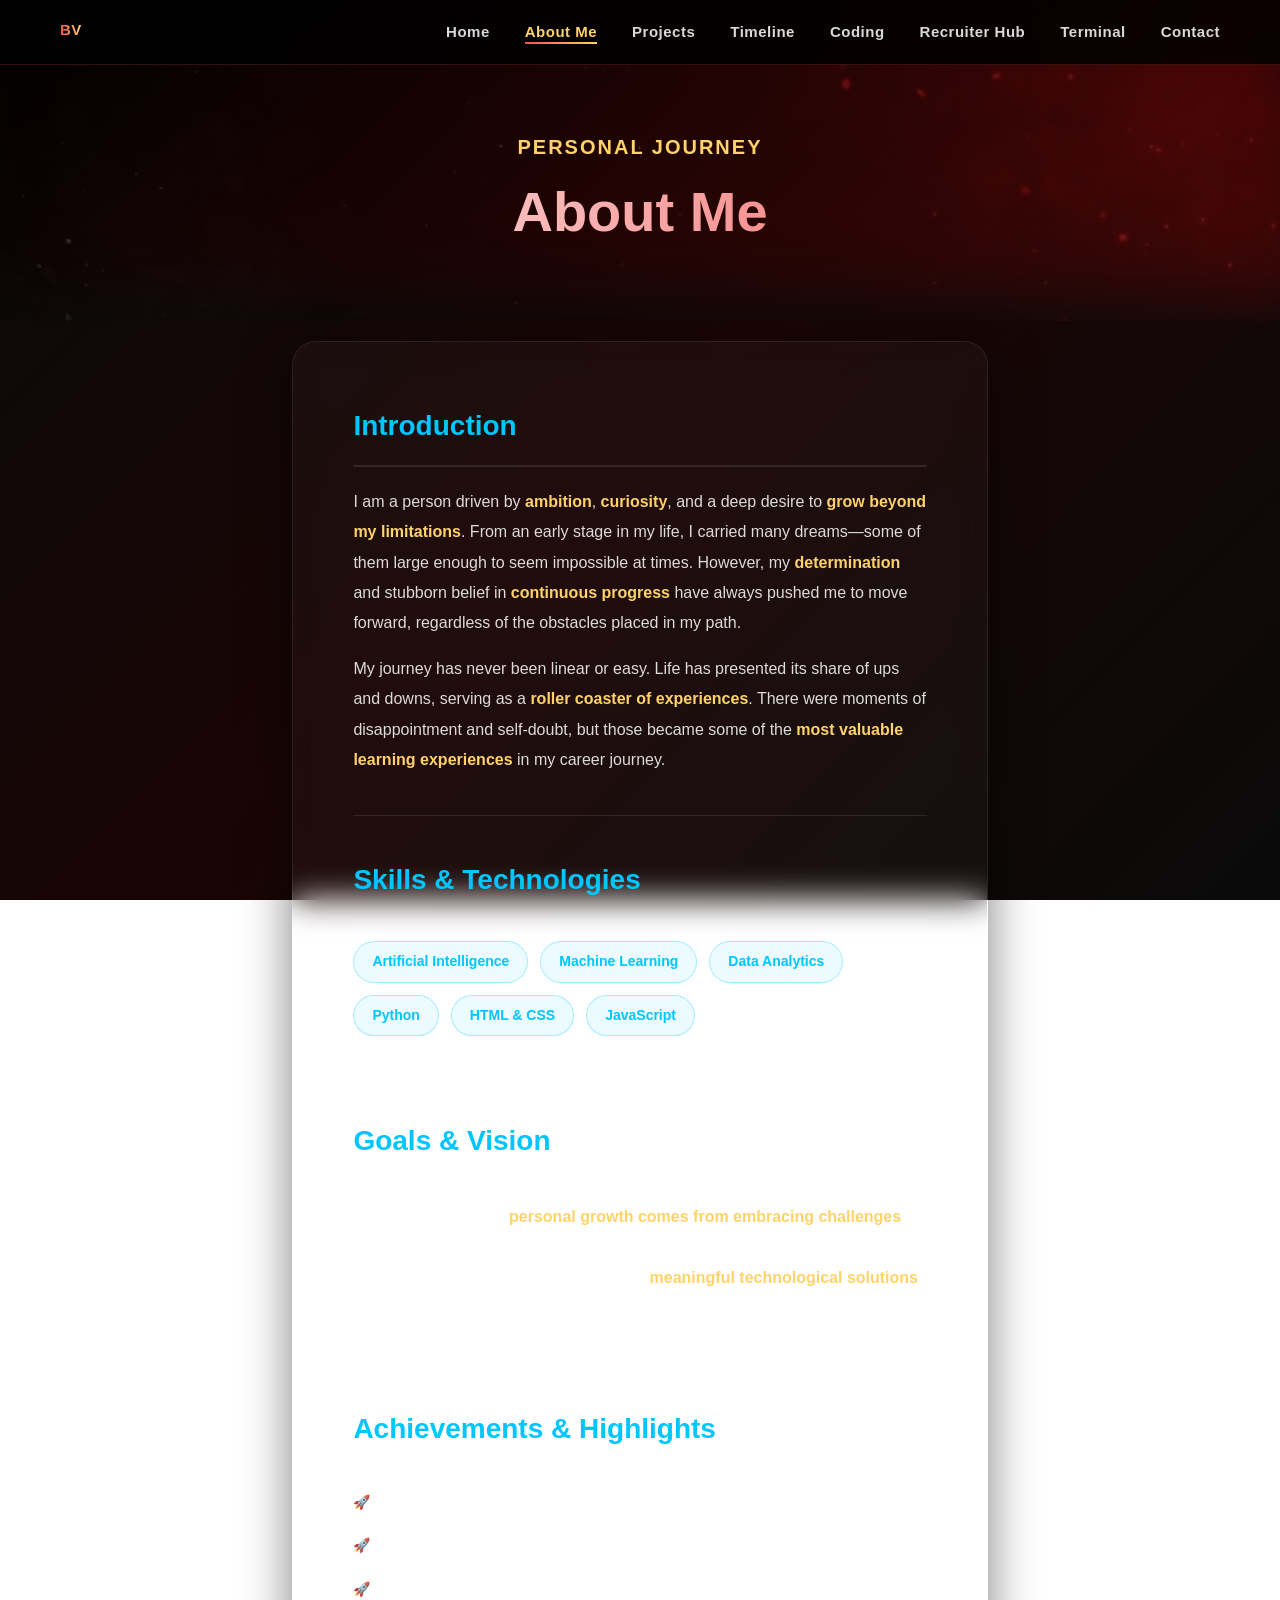
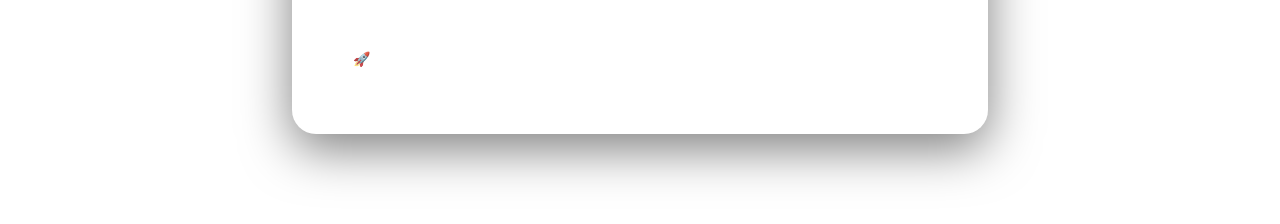
<file: About Me.html>
<!DOCTYPE html>
<html lang="en">
<head>
    <meta charset="UTF-8">
    <meta name="viewport" content="width=device-width, initial-scale=1.0">
    <title>About Me | Bhaala Vishvanathan</title>
    <meta name="description" content="Learn about Bhaalavishvanathan C — his background, values, passions, and personal journey as an AI & Data Science enthusiast.">
    <meta name="keywords" content="Bhaala Vishvanathan, About, AI Engineer, Data Science, Tamil Nadu">
    <meta name="author" content="Bhaalavishvanathan C">
    <meta name="robots" content="index, follow">
    <link rel="canonical" href="https://bhaala.vercel.app/About%20Me.html">
    <link rel="preconnect" href="https://fonts.googleapis.com">
    <link rel="preconnect" href="https://fonts.gstatic.com" crossorigin>
    <link href="https://fonts.googleapis.com/css2?family=Inter:wght@300;400;500;600;700;800;900&family=JetBrains+Mono:wght@400;500;700&display=swap" rel="stylesheet">
    <link rel="stylesheet" href="Bhaala.css">
</head>

<body>

    <nav class="navbar">
        <a href="index.html" class="navbar-brand">BV</a>
        <ul>
            <li><a href="index.html">Home</a></li>
            <li><a href="About Me.html" class="active">About Me</a></li>
            <li><a href="projects.html">Projects</a></li>
            <li><a href="timeline.html">Timeline</a></li>
            <li><a href="coding-profiles.html">Coding</a></li>
            <li><a href="recruiter.html">Recruiter Hub</a></li>
            <li><a href="terminal.html">Terminal</a></li>
            <li><a href="contact.html">Contact</a></li>
            </ul>
    </nav>

    <header class="about-hero animate-fade-up">
        <h3 class="about-subtitle">Personal Journey</h3>
        <h1 class="about-title">About Me</h1>
    </header>

    <div class="about-content">
        <div class="about-main-card animate-fade-up">
            
            <div class="about-section">
                <h2 class="about-section-title">Introduction</h2>
                <p>
                    I am a person driven by <strong>ambition</strong>, <strong>curiosity</strong>, and a deep desire to <strong>grow beyond my limitations</strong>. 
                    From an early stage in my life, I carried many dreams—some of them large enough to seem impossible at times. 
                    However, my <strong>determination</strong> and stubborn belief in <strong>continuous progress</strong> have always pushed me to move forward, 
                    regardless of the obstacles placed in my path.
                </p>
                <p>
                    My journey has never been linear or easy. Life has presented its share of ups and downs, serving as a <strong>roller coaster of experiences</strong>. There were
                    moments of disappointment and self-doubt, but those became some of the 
                    <strong>most valuable learning experiences</strong> in my career journey.
                </p>
            </div>

            <hr class="about-divider">

            <div class="about-section">
                <h2 class="about-section-title">Skills & Technologies</h2>
                <div class="about-tags">
                    <span class="about-tag">Artificial Intelligence</span>
                    <span class="about-tag">Machine Learning</span>
                    <span class="about-tag">Data Analytics</span>
                    <span class="about-tag">Python</span>
                    <span class="about-tag">HTML & CSS</span>
                    <span class="about-tag">JavaScript</span>
                </div>
            </div>

            <hr class="about-divider">

            <div class="about-section">
                <h2 class="about-section-title">Goals & Vision</h2>
                <p>
                    I strongly believe that <strong>personal growth comes from embracing challenges</strong>, learning from failures, and maintaining the courage 
                    to pursue dreams even when the path is uncertain. My vision is to build <strong>meaningful technological solutions</strong> that make an impact, 
                    continuing to hone my expertise in AI and Data Science.
                </p>
            </div>

            <hr class="about-divider">

            <div class="about-section">
                <h2 class="about-section-title">Achievements & Highlights</h2>
                <ul class="about-list">
                    <li>Developed multiple responsive web projects with modern UI/UX design.</li>
                    <li>Built AI problem-solving models and automated tasks using Python.</li>
                    <li>Demonstrated consistent academic excellence in B.Tech Artificial Intelligence & Data Science.</li>
                    <li>Successfully built and deployed full-stack, visually rich portfolio interfaces.</li>
                </ul>
            </div>

        </div>
    </div>

    <!-- Script to handle dynamic Login/Logout in navbar -->
    <script>
        document.addEventListener('DOMContentLoaded', () => {
            );
    </script>
    <script src="mobile-nav.js"></script>
</body>
</html>
</file>
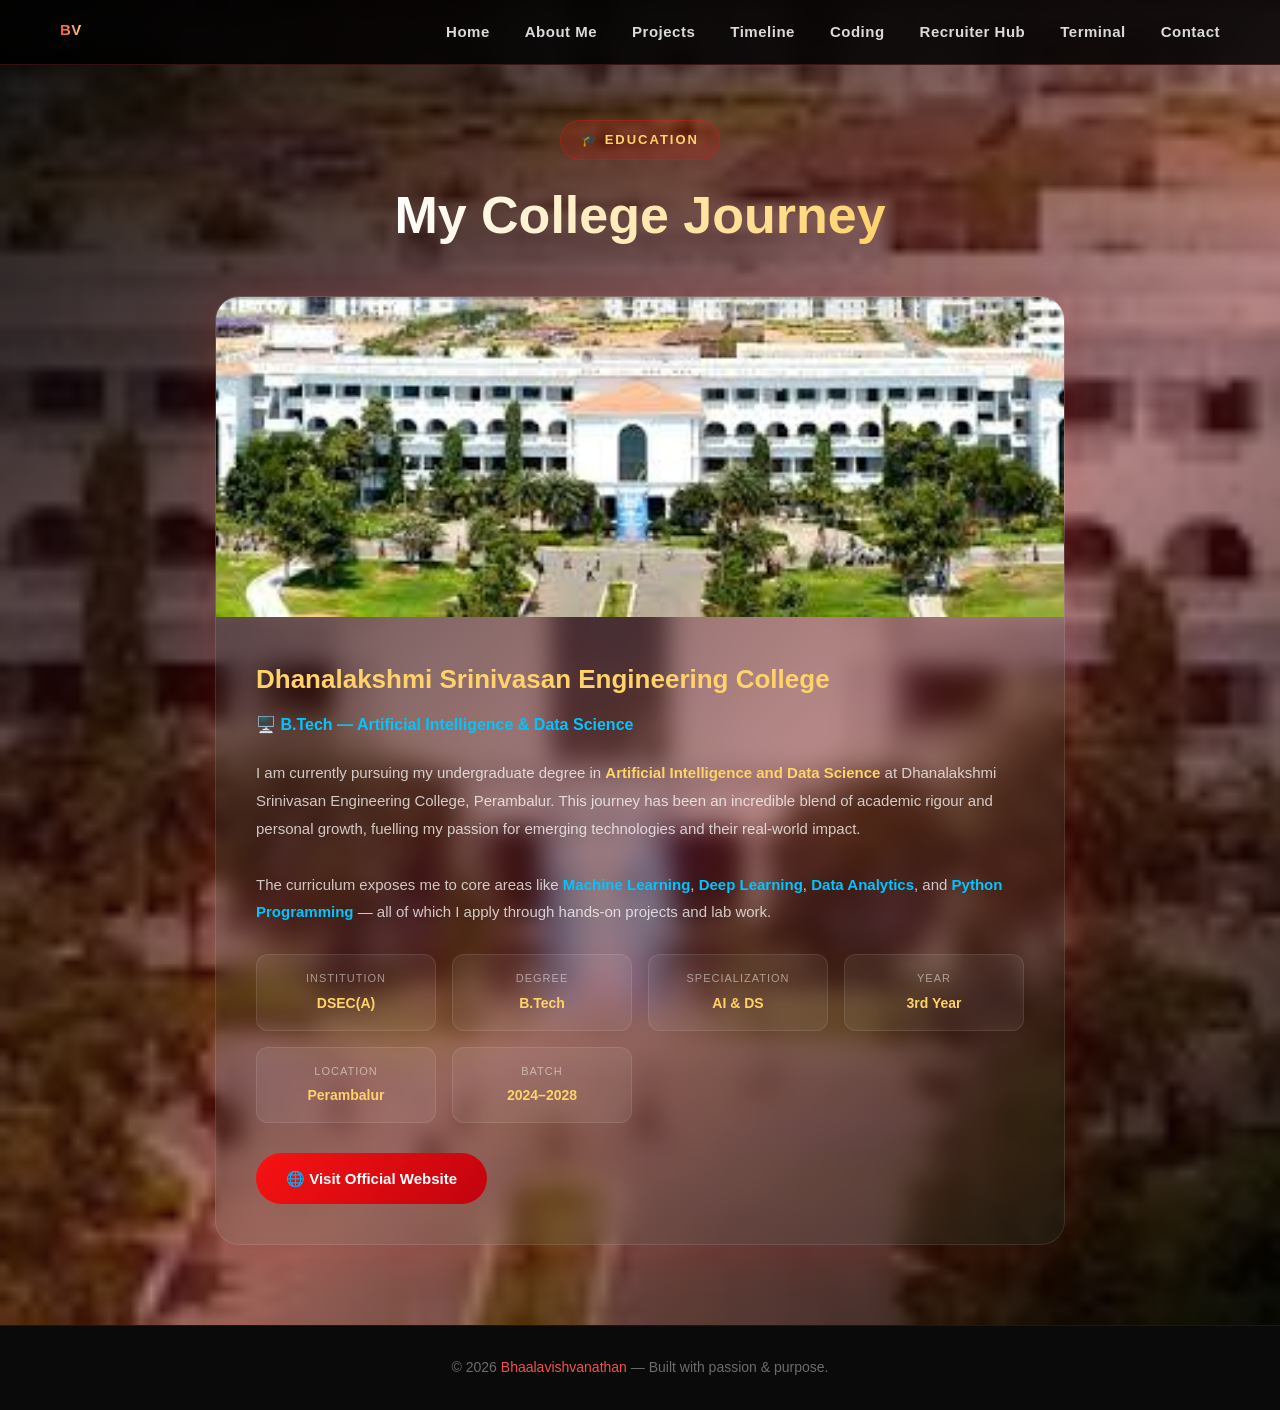
<file: college.html>
<!DOCTYPE html>
<html lang="en">
<head>
    <meta charset="UTF-8">
    <meta name="viewport" content="width=device-width, initial-scale=1.0">
    <title>My College | Bhaala Vishvanathan</title>
    <meta name="description" content="Bhaala Vishvanathan's college journey at Dhanalakshmi Srinivasan Engineering College, pursuing B.Tech in AI & Data Science since 2023.">
    <meta name="keywords" content="Bhaala Vishvanathan, College, B.Tech, AI Data Science, DSCE, Perambalur">
    <meta name="author" content="Bhaalavishvanathan C">
    <meta name="robots" content="index, follow">
    <link rel="canonical" href="https://bhaala.vercel.app/college.html">
    <link rel="preconnect" href="https://fonts.googleapis.com">
    <link rel="preconnect" href="https://fonts.gstatic.com" crossorigin>
    <link href="https://fonts.googleapis.com/css2?family=Inter:wght@300;400;500;600;700;800;900&family=JetBrains+Mono:wght@400;500;700&display=swap" rel="stylesheet">
    <link rel="stylesheet" href="Bhaala.css">
</head>
<body>

    <!-- ═══════════════ NAVIGATION ═══════════════ -->
    <nav class="navbar">
        <a href="index.html" class="navbar-brand">BV</a>
        <ul>
            <li><a href="index.html">Home</a></li>
            <li><a href="About Me.html">About Me</a></li>
            <li><a href="projects.html">Projects</a></li>
            <li><a href="timeline.html">Timeline</a></li>
            <li><a href="coding-profiles.html">Coding</a></li>
            <li><a href="recruiter.html">Recruiter Hub</a></li>
            <li><a href="terminal.html">Terminal</a></li>
            <li><a href="contact.html">Contact</a></li>
            </ul>
    </nav>
    <!-- ═══════════════ COLLEGE HERO ═══════════════ -->
    <section class="college-hero" style="background: url('Images/DSEC 2.jpeg') no-repeat center / cover;">

        <div class="page-badge">🎓 Education</div>
        <h1>My College Journey</h1>

        <div class="college-card">
            <img src="Images/DSEC 2.jpeg" alt="Dhanalakshmi Srinivasan Engineering College" class="college-card-img">

            <div class="college-card-body">
                <h2>Dhanalakshmi Srinivasan Engineering College</h2>
                <p class="college-course">🖥️ B.Tech — Artificial Intelligence &amp; Data Science</p>

                <p>
                    I am currently pursuing my undergraduate degree in <strong style="color:#ffd369">Artificial Intelligence and Data Science</strong>
                    at Dhanalakshmi Srinivasan Engineering College, Perambalur. This journey has been an incredible blend of academic
                    rigour and personal growth, fuelling my passion for emerging technologies and their real-world impact.
                </p>
                <p>
                    The curriculum exposes me to core areas like <strong style="color:#00c6ff">Machine Learning</strong>,
                    <strong style="color:#00c6ff">Deep Learning</strong>, <strong style="color:#00c6ff">Data Analytics</strong>,
                    and <strong style="color:#00c6ff">Python Programming</strong> — all of which I apply through hands-on projects and lab work.
                </p>

                <div class="college-info-grid">
                    <div class="info-chip">
                        <div class="label">Institution</div>
                        <div class="value">DSEC(A)</div>
                    </div>
                    <div class="info-chip">
                        <div class="label">Degree</div>
                        <div class="value">B.Tech</div>
                    </div>
                    <div class="info-chip">
                        <div class="label">Specialization</div>
                        <div class="value">AI &amp; DS</div>
                    </div>
                    <div class="info-chip">
                        <div class="label">Year</div>
                        <div class="value">3rd Year</div>
                    </div>
                    <div class="info-chip">
                        <div class="label">Location</div>
                        <div class="value">Perambalur</div>
                    </div>
                    <div class="info-chip">
                        <div class="label">Batch</div>
                        <div class="value">2024–2028</div>
                    </div>
                </div>

                <a href="https://dsengg.ac.in/" target="_blank" class="college-visit-btn">
                    🌐 Visit Official Website
                </a>
            </div>
        </div>
    </section>

    <!-- ═══════════════ FOOTER ═══════════════ -->
    <footer class="footer">
        © 2026 <span>Bhaalavishvanathan</span> — Built with passion & purpose.
    </footer>

    <!-- Script to handle dynamic Login/Logout in navbar -->
    <script>
        document.addEventListener('DOMContentLoaded', () => {
            );
    </script>
    <script src="mobile-nav.js"></script>
</body>
</html>
</file>
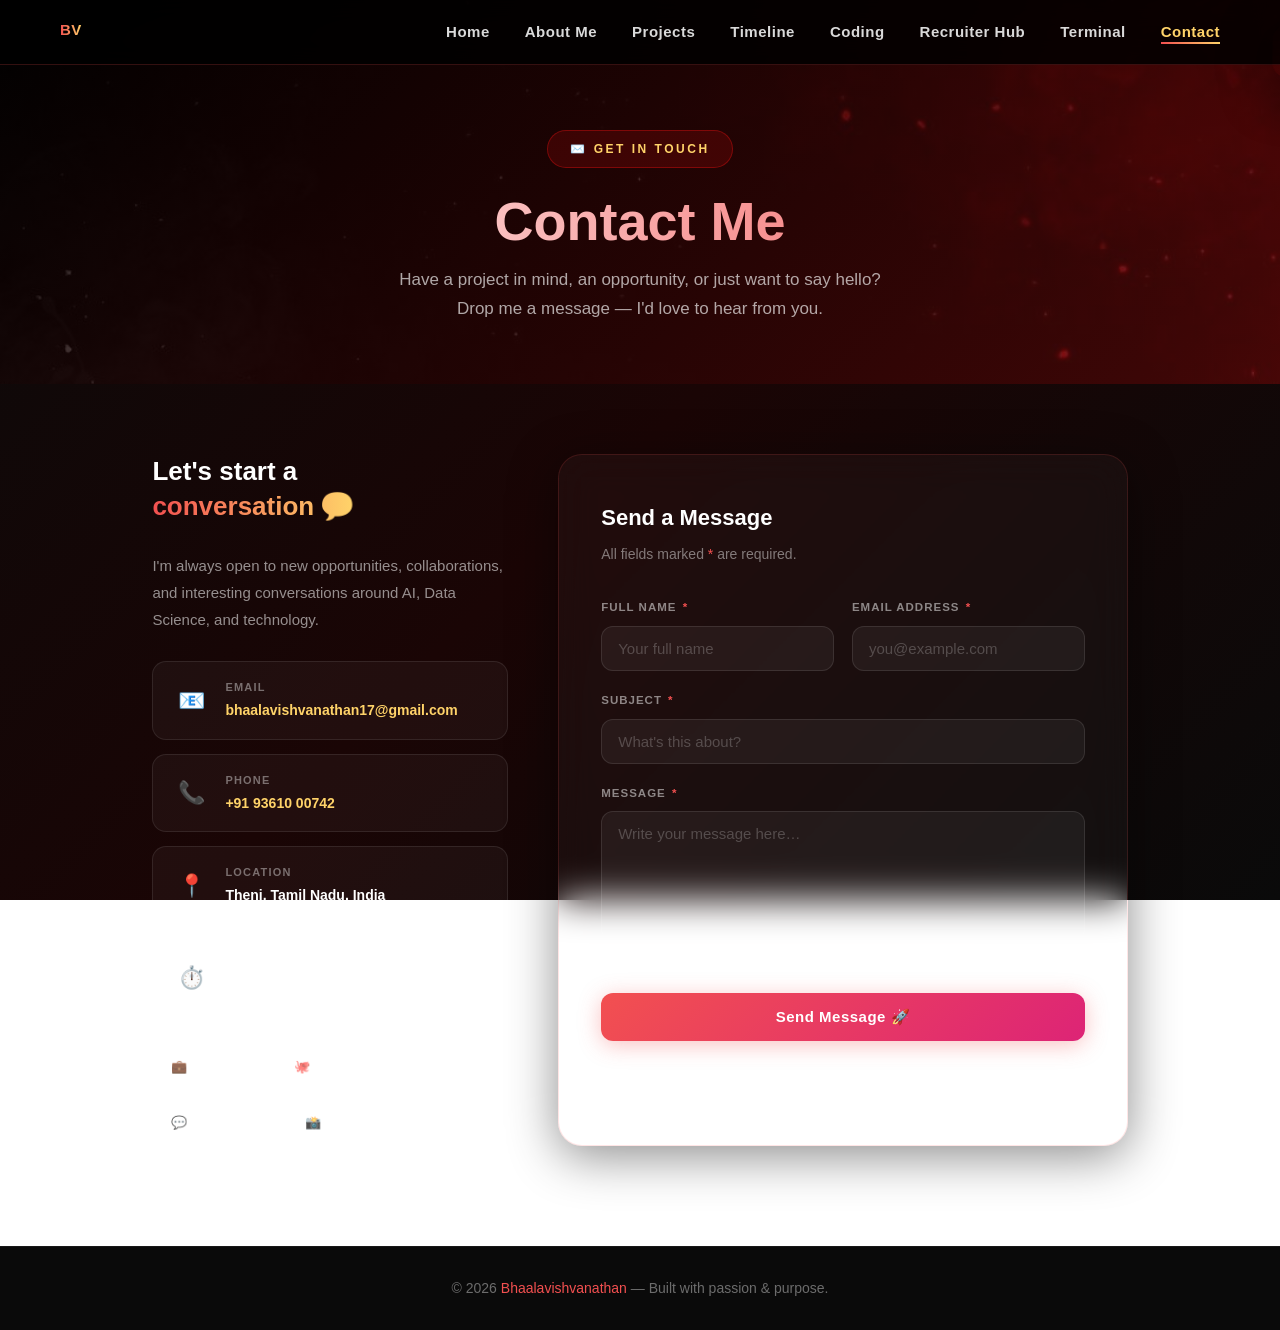
<file: contact.html>
<!DOCTYPE html>
<html lang="en">

<head>
    <meta charset="UTF-8">
    <meta name="viewport" content="width=device-width, initial-scale=1.0">
    <title>Bhaala | Contact</title>
    <meta name="description"
        content="Send a message to Bhaalavishvanathan — AI & Data Science Enthusiast. Get in touch for collaborations, opportunities, or just to say hello.">
    <link rel="preconnect" href="https://fonts.googleapis.com">
    <link rel="preconnect" href="https://fonts.gstatic.com" crossorigin>
    <link href="https://fonts.googleapis.com/css2?family=Inter:wght@300;400;500;600;700;800&display=swap"
        rel="stylesheet">
    <link rel="stylesheet" href="Bhaala.css">

    <style>
        /* ──────────────────────────────────────────────
           Contact Page — Scoped Styles
           (design tokens inherited from Bhaala.css)
        ────────────────────────────────────────────── */

        /* ── Page Hero ── */
        .contact-page-hero {
            padding: 130px 8% 60px;
            text-align: center;
            background: url('Images/Background image 7.jpg') no-repeat center / cover;
            position: relative;
            overflow: hidden;
        }

        .contact-page-hero::before {
            content: '';
            position: absolute;
            inset: 0;
            background: linear-gradient(135deg, rgba(0, 0, 0, 0.88) 0%, rgba(108, 11, 11, 0.6) 100%);
        }

        .contact-page-hero>* {
            position: relative;
            z-index: 1;
        }

        .contact-hero-badge {
            display: inline-flex;
            align-items: center;
            gap: 8px;
            background: rgba(248, 19, 19, 0.15);
            border: 1px solid rgba(248, 19, 19, 0.35);
            padding: 8px 22px;
            border-radius: 50px;
            font-size: 12px;
            color: #ffd369;
            font-weight: 700;
            letter-spacing: 2.5px;
            text-transform: uppercase;
            margin-bottom: 22px;
        }

        .contact-page-hero h1 {
            font-size: 54px;
            font-weight: 800;
            background: linear-gradient(90deg, #ffffff, #f25050);
            -webkit-background-clip: text;
            background-clip: text;
            -webkit-text-fill-color: transparent;
            margin-bottom: 14px;
            line-height: 1.15;
        }

        .contact-page-hero p {
            font-size: 17px;
            color: rgba(255, 255, 255, 0.65);
            max-width: 540px;
            margin: 0 auto;
            line-height: 1.7;
        }

        /* ── Layout ── */
        .contact-page-body {
            padding: 70px 8% 100px;
            display: grid;
            grid-template-columns: 1fr 1.6fr;
            gap: 50px;
            max-width: 1180px;
            margin: 0 auto;
        }

        /* ── Info Panel (left) ── */
        .contact-info-panel {
            display: flex;
            flex-direction: column;
            gap: 28px;
        }

        .contact-info-panel h2 {
            font-size: 26px;
            font-weight: 800;
            color: #fff;
            line-height: 1.35;
        }

        .contact-info-panel h2 span {
            background: linear-gradient(90deg, #f25050, #ffd369);
            -webkit-background-clip: text;
            background-clip: text;
            -webkit-text-fill-color: transparent;
        }

        .contact-info-panel>p {
            font-size: 15px;
            color: rgba(255, 255, 255, 0.55);
            line-height: 1.8;
        }

        /* Info Chips */
        .info-chips {
            display: flex;
            flex-direction: column;
            gap: 14px;
        }

        .info-chip-row {
            display: flex;
            align-items: center;
            gap: 16px;
            background: rgba(255, 255, 255, 0.04);
            border: 1px solid rgba(255, 255, 255, 0.09);
            border-radius: 14px;
            padding: 16px 20px;
            transition: all 0.3s ease;
        }

        .info-chip-row:hover {
            background: rgba(248, 19, 19, 0.08);
            border-color: rgba(248, 19, 19, 0.3);
            transform: translateX(4px);
        }

        .info-chip-icon {
            font-size: 22px;
            min-width: 36px;
            text-align: center;
        }

        .info-chip-text .chip-label {
            font-size: 11px;
            font-weight: 700;
            color: rgba(255, 255, 255, 0.4);
            text-transform: uppercase;
            letter-spacing: 1.2px;
            margin-bottom: 2px;
        }

        .info-chip-text .chip-value {
            font-size: 14px;
            font-weight: 600;
            color: #fff;
        }

        .info-chip-text .chip-value a {
            color: #ffd369;
            text-decoration: none;
            transition: color 0.2s;
        }

        .info-chip-text .chip-value a:hover {
            color: #f25050;
        }

        /* Social Row */
        .contact-socials {
            display: flex;
            gap: 12px;
            flex-wrap: wrap;
        }

        .contact-social-btn {
            display: flex;
            align-items: center;
            gap: 8px;
            padding: 10px 18px;
            background: rgba(255, 255, 255, 0.05);
            border: 1px solid rgba(255, 255, 255, 0.1);
            border-radius: 40px;
            color: rgba(255, 255, 255, 0.8);
            text-decoration: none;
            font-size: 13px;
            font-weight: 600;
            transition: all 0.3s ease;
        }

        .contact-social-btn:hover {
            background: rgba(248, 19, 19, 0.15);
            border-color: rgba(248, 19, 19, 0.4);
            color: #ffd369;
            transform: translateY(-3px);
            box-shadow: 0 6px 20px rgba(248, 19, 19, 0.25);
        }

        /* ── Form Card (right) ── */
        .contact-form-card {
            background: rgba(255, 255, 255, 0.03);
            border: 1px solid rgba(255, 80, 80, 0.15);
            border-radius: 24px;
            padding: 44px 42px;
            backdrop-filter: blur(18px);
            -webkit-backdrop-filter: blur(18px);
            box-shadow: 0 10px 50px rgba(0, 0, 0, 0.45);
            animation: contactCardIn 0.7s cubic-bezier(0.22, 1, 0.36, 1) both;
        }

        @keyframes contactCardIn {
            from {
                opacity: 0;
                transform: translateY(30px);
            }

            to {
                opacity: 1;
                transform: translateY(0);
            }
        }

        .form-card-title {
            font-size: 22px;
            font-weight: 800;
            color: #fff;
            margin-bottom: 6px;
        }

        .form-card-subtitle {
            font-size: 14px;
            color: rgba(255, 255, 255, 0.45);
            margin-bottom: 32px;
        }

        /* Form grid — 2 cols for Name + Email */
        .form-row-2 {
            display: grid;
            grid-template-columns: 1fr 1fr;
            gap: 18px;
        }

        .cf-group {
            margin-bottom: 20px;
        }

        .cf-group label {
            display: block;
            font-size: 11.5px;
            font-weight: 700;
            color: rgba(255, 255, 255, 0.5);
            letter-spacing: 1px;
            text-transform: uppercase;
            margin-bottom: 8px;
        }

        .cf-group label span.req {
            color: #f25050;
            margin-left: 2px;
        }

        .cf-group input,
        .cf-group textarea,
        .cf-group select {
            width: 100%;
            background: rgba(255, 255, 255, 0.05);
            border: 1px solid rgba(255, 255, 255, 0.1);
            border-radius: 12px;
            padding: 13px 16px;
            color: #fff;
            font-family: inherit;
            font-size: 15px;
            outline: none;
            transition: all 0.3s ease;
            resize: none;
        }

        .cf-group input::placeholder,
        .cf-group textarea::placeholder {
            color: rgba(255, 255, 255, 0.22);
        }

        .cf-group input:focus,
        .cf-group textarea:focus {
            border-color: rgba(242, 80, 80, 0.55);
            background: rgba(255, 255, 255, 0.08);
            box-shadow: 0 0 0 3px rgba(242, 80, 80, 0.1);
        }

        /* Character counter */
        .char-counter {
            text-align: right;
            font-size: 11px;
            color: rgba(255, 255, 255, 0.3);
            margin-top: 5px;
            transition: color 0.3s;
        }

        .char-counter.warn {
            color: #ffd369;
        }

        .char-counter.over {
            color: #f25050;
        }

        /* Honeypot — visually hidden */
        .hp-field {
            position: absolute;
            left: -9999px;
            opacity: 0;
        }

        /* ── Submit Button ── */
        .cf-submit-btn {
            width: 100%;
            padding: 15px;
            background: linear-gradient(135deg, #f25050 0%, #dd2476 100%);
            color: #fff;
            border: none;
            border-radius: 12px;
            font-family: inherit;
            font-size: 15px;
            font-weight: 700;
            letter-spacing: 0.5px;
            cursor: pointer;
            margin-top: 8px;
            transition: all 0.3s ease;
            box-shadow: 0 4px 22px rgba(242, 80, 80, 0.35);
            display: flex;
            align-items: center;
            justify-content: center;
            gap: 10px;
        }

        .cf-submit-btn:hover {
            transform: translateY(-2px);
            box-shadow: 0 8px 30px rgba(242, 80, 80, 0.5);
        }

        .cf-submit-btn:active {
            transform: translateY(0);
        }

        .cf-submit-btn:disabled {
            opacity: 0.65;
            cursor: not-allowed;
            transform: none;
        }

        /* ── Spinner ── */
        .cf-spinner {
            width: 18px;
            height: 18px;
            border: 2.5px solid rgba(255, 255, 255, 0.35);
            border-top-color: #fff;
            border-radius: 50%;
            animation: cfSpin 0.7s linear infinite;
            display: none;
        }

        @keyframes cfSpin {
            to {
                transform: rotate(360deg);
            }
        }

        /* ── Toast Notification ── */
        .cf-toast {
            position: fixed;
            top: 24px;
            right: 24px;
            z-index: 9999;
            display: flex;
            align-items: flex-start;
            gap: 14px;
            padding: 18px 22px;
            border-radius: 16px;
            max-width: 380px;
            box-shadow: 0 12px 50px rgba(0, 0, 0, 0.6);
            backdrop-filter: blur(16px);
            -webkit-backdrop-filter: blur(16px);
            transform: translateX(120%);
            transition: transform 0.4s cubic-bezier(0.22, 1, 0.36, 1);
            pointer-events: none;
        }

        .cf-toast.show {
            transform: translateX(0);
            pointer-events: auto;
        }

        .cf-toast.success {
            background: rgba(16, 185, 129, 0.15);
            border: 1px solid rgba(16, 185, 129, 0.4);
        }

        .cf-toast.error {
            background: rgba(239, 68, 68, 0.15);
            border: 1px solid rgba(239, 68, 68, 0.4);
        }

        .cf-toast.warning {
            background: rgba(245, 158, 11, 0.15);
            border: 1px solid rgba(245, 158, 11, 0.4);
        }

        .toast-icon {
            font-size: 22px;
            margin-top: 1px;
        }

        .toast-body {
            flex: 1;
        }

        .toast-title {
            font-size: 14px;
            font-weight: 700;
            color: #fff;
            margin-bottom: 3px;
        }

        .toast-msg {
            font-size: 13px;
            color: rgba(255, 255, 255, 0.7);
            line-height: 1.5;
        }

        .toast-close {
            background: none;
            border: none;
            color: rgba(255, 255, 255, 0.4);
            font-size: 18px;
            cursor: pointer;
            padding: 0;
            line-height: 1;
            transition: color 0.2s;
        }

        .toast-close:hover {
            color: #fff;
        }

        /* ── Inline form error hints ── */
        .field-error {
            font-size: 12px;
            color: #f87171;
            margin-top: 5px;
            display: none;
            animation: errIn 0.2s ease;
        }

        .field-error.show {
            display: block;
        }

        @keyframes errIn {
            from {
                opacity: 0;
                transform: translateY(-4px);
            }

            to {
                opacity: 1;
                transform: translateY(0);
            }
        }

        .cf-group input.invalid,
        .cf-group textarea.invalid {
            border-color: rgba(239, 68, 68, 0.6);
            box-shadow: 0 0 0 3px rgba(239, 68, 68, 0.1);
        }

        .cf-group input.valid,
        .cf-group textarea.valid {
            border-color: rgba(16, 185, 129, 0.5);
        }

        /* ── Responsive ── */
        @media (max-width: 900px) {
            .contact-page-body {
                grid-template-columns: 1fr;
                padding: 50px 6% 80px;
            }

            .contact-page-hero h1 {
                font-size: 38px;
            }

            .contact-form-card {
                padding: 32px 26px;
            }
        }

        @media (max-width: 560px) {
            .form-row-2 {
                grid-template-columns: 1fr;
            }

            .contact-page-hero h1 {
                font-size: 32px;
            }

            .cf-toast {
                left: 16px;
                right: 16px;
                top: 16px;
                max-width: none;
            }
        }
    </style>
</head>

<body>

    <!-- ═══════════════ NAVIGATION ═══════════════ -->
    <nav class="navbar">
        <a href="index.html" class="navbar-brand">BV</a>
        <ul>
            <li><a href="index.html">Home</a></li>
            <li><a href="About Me.html">About Me</a></li>
            <li><a href="projects.html">Projects</a></li>
            <li><a href="timeline.html">Timeline</a></li>
            <li><a href="coding-profiles.html">Coding</a></li>
            <li><a href="recruiter.html">Recruiter Hub</a></li>
            <li><a href="terminal.html">Terminal</a></li>
            <li><a href="contact.html" class="active">Contact</a></li>
            </ul>
    </nav>

    <!-- ═══════════════ HERO ═══════════════ -->
    <header class="contact-page-hero animate-fade-up">
        <div class="contact-hero-badge">✉️ Get In Touch</div>
        <h1>Contact Me</h1>
        <p>Have a project in mind, an opportunity, or just want to say hello?<br>
            Drop me a message — I'd love to hear from you.</p>
    </header>

    <!-- ═══════════════ BODY ═══════════════ -->
    <main class="contact-page-body">

        <!-- ── Left: Info Panel ── -->
        <aside class="contact-info-panel animate-fade-up">
            <h2>Let's start a<br><span>conversation 💬</span></h2>
            <p>
                I'm always open to new opportunities, collaborations, and interesting conversations
                around AI, Data Science, and technology.
            </p>

            <div class="info-chips">
                <div class="info-chip-row">
                    <div class="info-chip-icon">📧</div>
                    <div class="info-chip-text">
                        <div class="chip-label">Email</div>
                        <div class="chip-value">
                            <a href="mailto:bhaalavishvanathan17@gmail.com">bhaalavishvanathan17@gmail.com</a>
                        </div>
                    </div>
                </div>
                <div class="info-chip-row">
                    <div class="info-chip-icon">📞</div>
                    <div class="info-chip-text">
                        <div class="chip-label">Phone</div>
                        <div class="chip-value"><a href="tel:+919361000742">+91 93610 00742</a></div>
                    </div>
                </div>
                <div class="info-chip-row">
                    <div class="info-chip-icon">📍</div>
                    <div class="info-chip-text">
                        <div class="chip-label">Location</div>
                        <div class="chip-value">Theni, Tamil Nadu, India</div>
                    </div>
                </div>
                <div class="info-chip-row">
                    <div class="info-chip-icon">⏱️</div>
                    <div class="info-chip-text">
                        <div class="chip-label">Response Time</div>
                        <div class="chip-value">Usually within 24 hours</div>
                    </div>
                </div>
            </div>

            <!-- Social Links -->
            <div class="contact-socials">
                <a href="https://www.linkedin.com/in/bhaalavishvanathan-c-59576a312/" target="_blank" rel="noopener"
                    class="contact-social-btn">
                    💼 LinkedIn
                </a>
                <a href="https://github.com/bhaalavishvanathan17-glitch" target="_blank" rel="noopener"
                    class="contact-social-btn">
                    🐙 GitHub
                </a>
                <a href="https://wa.me/919361000742" target="_blank" rel="noopener" class="contact-social-btn">
                    💬 WhatsApp
                </a>
                <a href="https://www.instagram.com/_bhaala_/" target="_blank" rel="noopener" class="contact-social-btn">
                    📸 Instagram
                </a>
            </div>
        </aside>

        <!-- ── Right: Contact Form ── -->
        <section class="contact-form-card">
            <h2 class="form-card-title">Send a Message</h2>
            <p class="form-card-subtitle">All fields marked <span style="color:#f25050">*</span> are required.</p>

            <form id="contact-form" novalidate autocomplete="off">

                <!-- Name + Email row -->
                <div class="form-row-2">
                    <div class="cf-group">
                        <label for="cf-name">Full Name <span class="req">*</span></label>
                        <input type="text" id="cf-name" name="name" placeholder="Your full name" maxlength="100"
                            autocomplete="name" required>
                        <div class="field-error" id="err-name"></div>
                    </div>
                    <div class="cf-group">
                        <label for="cf-email">Email Address <span class="req">*</span></label>
                        <input type="email" id="cf-email" name="email" placeholder="you@example.com" maxlength="150"
                            autocomplete="email" required>
                        <div class="field-error" id="err-email"></div>
                    </div>
                </div>

                <!-- Subject -->
                <div class="cf-group">
                    <label for="cf-subject">Subject <span class="req">*</span></label>
                    <input type="text" id="cf-subject" name="subject" placeholder="What's this about?" maxlength="150"
                        required>
                    <div class="field-error" id="err-subject"></div>
                </div>

                <!-- Message -->
                <div class="cf-group">
                    <label for="cf-message">Message <span class="req">*</span></label>
                    <textarea id="cf-message" name="message" rows="6" placeholder="Write your message here…"
                        maxlength="2000" required></textarea>
                    <div class="char-counter" id="char-counter">0 / 2000</div>
                    <div class="field-error" id="err-message"></div>
                </div>

                <!-- Honeypot — anti-spam trap (hidden from real users) -->
                <div class="hp-field" aria-hidden="true">
                    <label for="cf-hp">Leave this blank</label>
                    <input type="text" id="cf-hp" name="_hp" tabindex="-1" autocomplete="off">
                </div>

                <!-- Submit -->
                <button type="submit" class="cf-submit-btn" id="cf-submit-btn">
                    <div class="cf-spinner" id="cf-spinner"></div>
                    <span id="cf-btn-label">Send Message 🚀</span>
                </button>

            </form>
        </section>

    </main>

    <!-- ── Footer ── -->
    <footer class="footer">
        © 2026 <span>Bhaalavishvanathan</span> — Built with passion &amp; purpose.
    </footer>

    <!-- ── Toast Notification ── -->
    <div class="cf-toast" id="cf-toast" role="alert" aria-live="polite">
        <div class="toast-icon" id="toast-icon"></div>
        <div class="toast-body">
            <div class="toast-title" id="toast-title"></div>
            <div class="toast-msg" id="toast-msg"></div>
        </div>
        <button class="toast-close" id="toast-close" aria-label="Dismiss notification">×</button>
    </div>

    <script>
        /* ══════════════════════════════════════════════
           Contact Form — Client-side Logic
        ══════════════════════════════════════════════ */

        (function () {
            'use strict';

            // ── DOM refs ──────────────────────────────
            const form = document.getElementById('contact-form');
            const nameEl = document.getElementById('cf-name');
            const emailEl = document.getElementById('cf-email');
            const subjectEl = document.getElementById('cf-subject');
            const msgEl = document.getElementById('cf-message');
            const hpEl = document.getElementById('cf-hp');
            const submitBtn = document.getElementById('cf-submit-btn');
            const spinner = document.getElementById('cf-spinner');
            const btnLabel = document.getElementById('cf-btn-label');
            const counter = document.getElementById('char-counter');
            const toast = document.getElementById('cf-toast');

            let toastTimer = null;

            // ── Character counter ─────────────────────
            msgEl.addEventListener('input', () => {
                const len = msgEl.value.length;
                const max = 2000;
                counter.textContent = `${len} / ${max}`;
                counter.className = 'char-counter' +
                    (len > max * 0.9 && len <= max ? ' warn' : '') +
                    (len > max ? ' over' : '');
            });

            // ── Real-time field validation ────────────
            [nameEl, emailEl, subjectEl, msgEl].forEach(el => {
                el.addEventListener('blur', () => validateField(el));
                el.addEventListener('input', () => {
                    if (el.classList.contains('invalid')) validateField(el);
                });
            });

            function validateField(el) {
                const val = el.value.trim();
                const errId = 'err-' + el.id.replace('cf-', '');
                const errEl = document.getElementById(errId);

                let msg = '';

                if (el === nameEl) {
                    if (!val) msg = 'Full name is required.';
                    else if (val.length < 2) msg = 'Name must be at least 2 characters.';
                } else if (el === emailEl) {
                    if (!val) msg = 'Email address is required.';
                    else if (!/^[^\s@]+@[^\s@]+\.[^\s@]+$/.test(val)) msg = 'Please enter a valid email address.';
                } else if (el === subjectEl) {
                    if (!val) msg = 'Subject is required.';
                    else if (val.length < 3) msg = 'Subject must be at least 3 characters.';
                } else if (el === msgEl) {
                    if (!val) msg = 'Message is required.';
                    else if (val.length < 10) msg = 'Message must be at least 10 characters.';
                }

                if (msg) {
                    el.classList.add('invalid');
                    el.classList.remove('valid');
                    if (errEl) { errEl.textContent = msg; errEl.classList.add('show'); }
                    return false;
                } else {
                    el.classList.remove('invalid');
                    el.classList.add('valid');
                    if (errEl) { errEl.textContent = ''; errEl.classList.remove('show'); }
                    return true;
                }
            }

            // ── Toast helpers ─────────────────────────
            function showToast(type, title, msg, duration = 6000) {
                const icons = { success: '✅', error: '❌', warning: '⚠️' };
                document.getElementById('toast-icon').textContent = icons[type] || '📢';
                document.getElementById('toast-title').textContent = title;
                document.getElementById('toast-msg').textContent = msg;

                toast.className = `cf-toast ${type} show`;

                clearTimeout(toastTimer);
                toastTimer = setTimeout(hideToast, duration);
            }

            /** Like showToast but allows HTML in the message (for mailto links etc.) */
            function showToastHTML(type, title, htmlMsg, duration = 6000) {
                const icons = { success: '✅', error: '❌', warning: '⚠️' };
                document.getElementById('toast-icon').textContent = icons[type] || '📢';
                document.getElementById('toast-title').textContent = title;
                document.getElementById('toast-msg').innerHTML = htmlMsg;

                toast.className = `cf-toast ${type} show`;

                clearTimeout(toastTimer);
                toastTimer = setTimeout(hideToast, duration);
            }

            function hideToast() {
                toast.classList.remove('show');
            }

            document.getElementById('toast-close').addEventListener('click', hideToast);

            // ── Loading state ─────────────────────────
            function setLoading(loading) {
                submitBtn.disabled = loading;
                spinner.style.display = loading ? 'block' : 'none';
                btnLabel.textContent = loading ? 'Sending…' : 'Send Message 🚀';
            }

            // ── Form submit (with auto-retry) ─────────
            form.addEventListener('submit', async (e) => {
                e.preventDefault();

                // Validate all fields
                const valid = [nameEl, emailEl, subjectEl, msgEl]
                    .map(el => validateField(el))
                    .every(Boolean);

                if (!valid) {
                    showToast('warning', 'Incomplete Form', 'Please fix the highlighted fields before sending.');
                    return;
                }

                setLoading(true);

                const payload = {
                    name: nameEl.value.trim(),
                    email: emailEl.value.trim(),
                    subject: subjectEl.value.trim(),
                    message: msgEl.value.trim(),
                    _hp: hpEl.value     // honeypot — must be empty
                };

                /** Single attempt — returns {ok, status, data} */
                async function doSend() {
                    try {
                        const res = await fetch('/contact', {
                            method: 'POST',
                            headers: { 'Content-Type': 'application/json' },
                            body: JSON.stringify(payload)
                        });
                        let data = {};
                        try { data = await res.json(); } catch { }
                        return { ok: res.ok, status: res.status, data };
                    } catch {
                        return { ok: false, status: 0, data: {} };
                    }
                }

                try {
                    // First attempt
                    let result = await doSend();

                    // Auto-retry once on network/server errors (not on 4xx validation errors or 429)
                    if (!result.ok && result.status !== 400 && result.status !== 409 && result.status !== 429) {
                        btnLabel.textContent = 'Retrying…';
                        showToast('warning', 'Retrying…', 'First attempt failed. Trying once more automatically.', 4000);
                        await new Promise(r => setTimeout(r, 3000));
                        result = await doSend();
                    }

                    const { ok, status, data } = result;

                    // Get current IST time for success toast
                    const sentAt = new Date().toLocaleTimeString('en-IN', { timeZone: 'Asia/Kolkata', hour: '2-digit', minute: '2-digit', hour12: true });

                    if (data.success) {
                        showToast('success', 'Message Sent! 🎉', `${data.message} (sent at ${sentAt})`, 9000);
                        form.reset();
                        counter.textContent = '0 / 2000';
                        counter.className = 'char-counter';
                        [nameEl, emailEl, subjectEl, msgEl].forEach(el => el.classList.remove('valid', 'invalid'));
                    } else if (status === 429) {
                        showToast('warning', 'Too Many Requests', data.message || 'Please wait 15 minutes before trying again.', 10000);
                    } else {
                        // Permanent failure — show mailto fallback
                        const fallback = `Failed to deliver. <a href="mailto:bhaalavishvanathan17@gmail.com?subject=${encodeURIComponent(payload.subject)}" style="color:#ffd369;font-weight:700">Email directly instead →</a>`;
                        showToastHTML('error', 'Could Not Send', fallback, 12000);
                    }

                } finally {
                    setLoading(false);
                }
            });

        })();
    </script>

    <!-- Script to handle dynamic Login/Logout in navbar -->
    <script>
        document.addEventListener('DOMContentLoaded', () => {
            );
    </script>
    <script src="mobile-nav.js"></script>
</body>

</html>
</file>
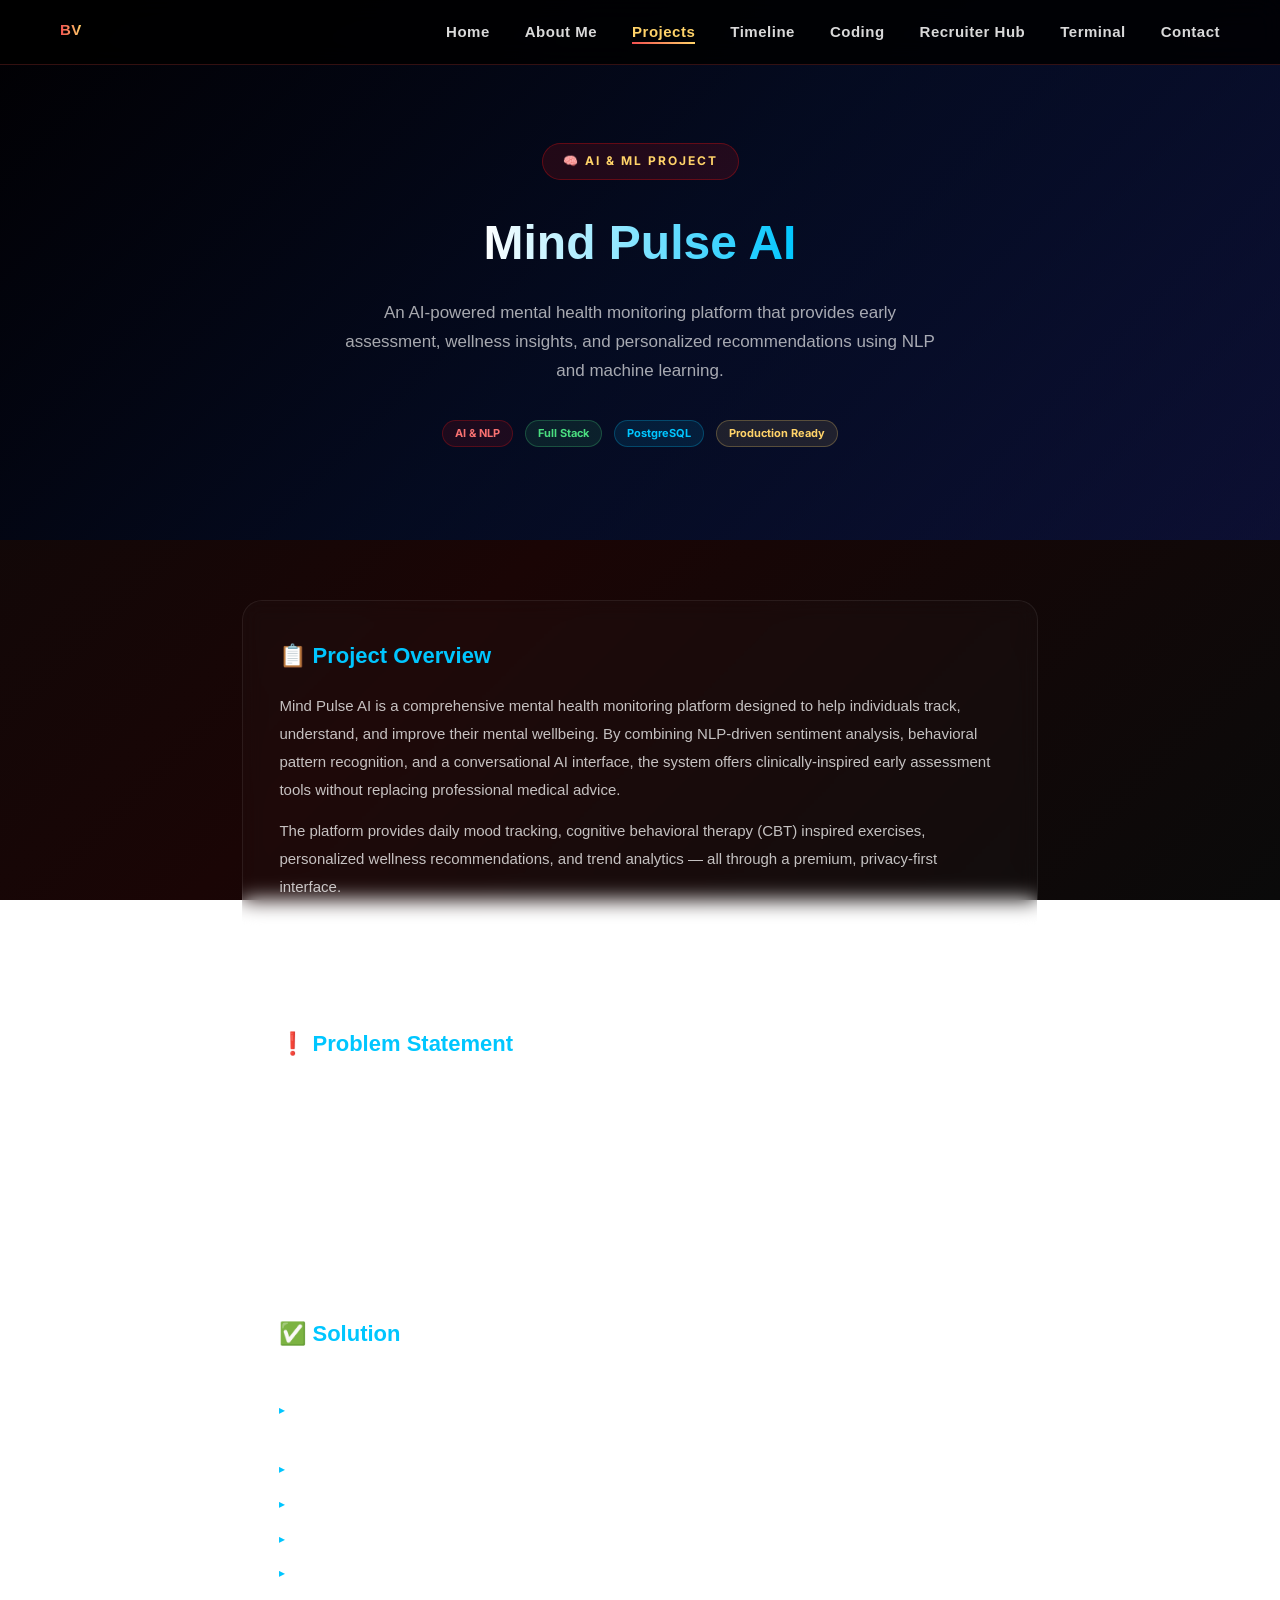
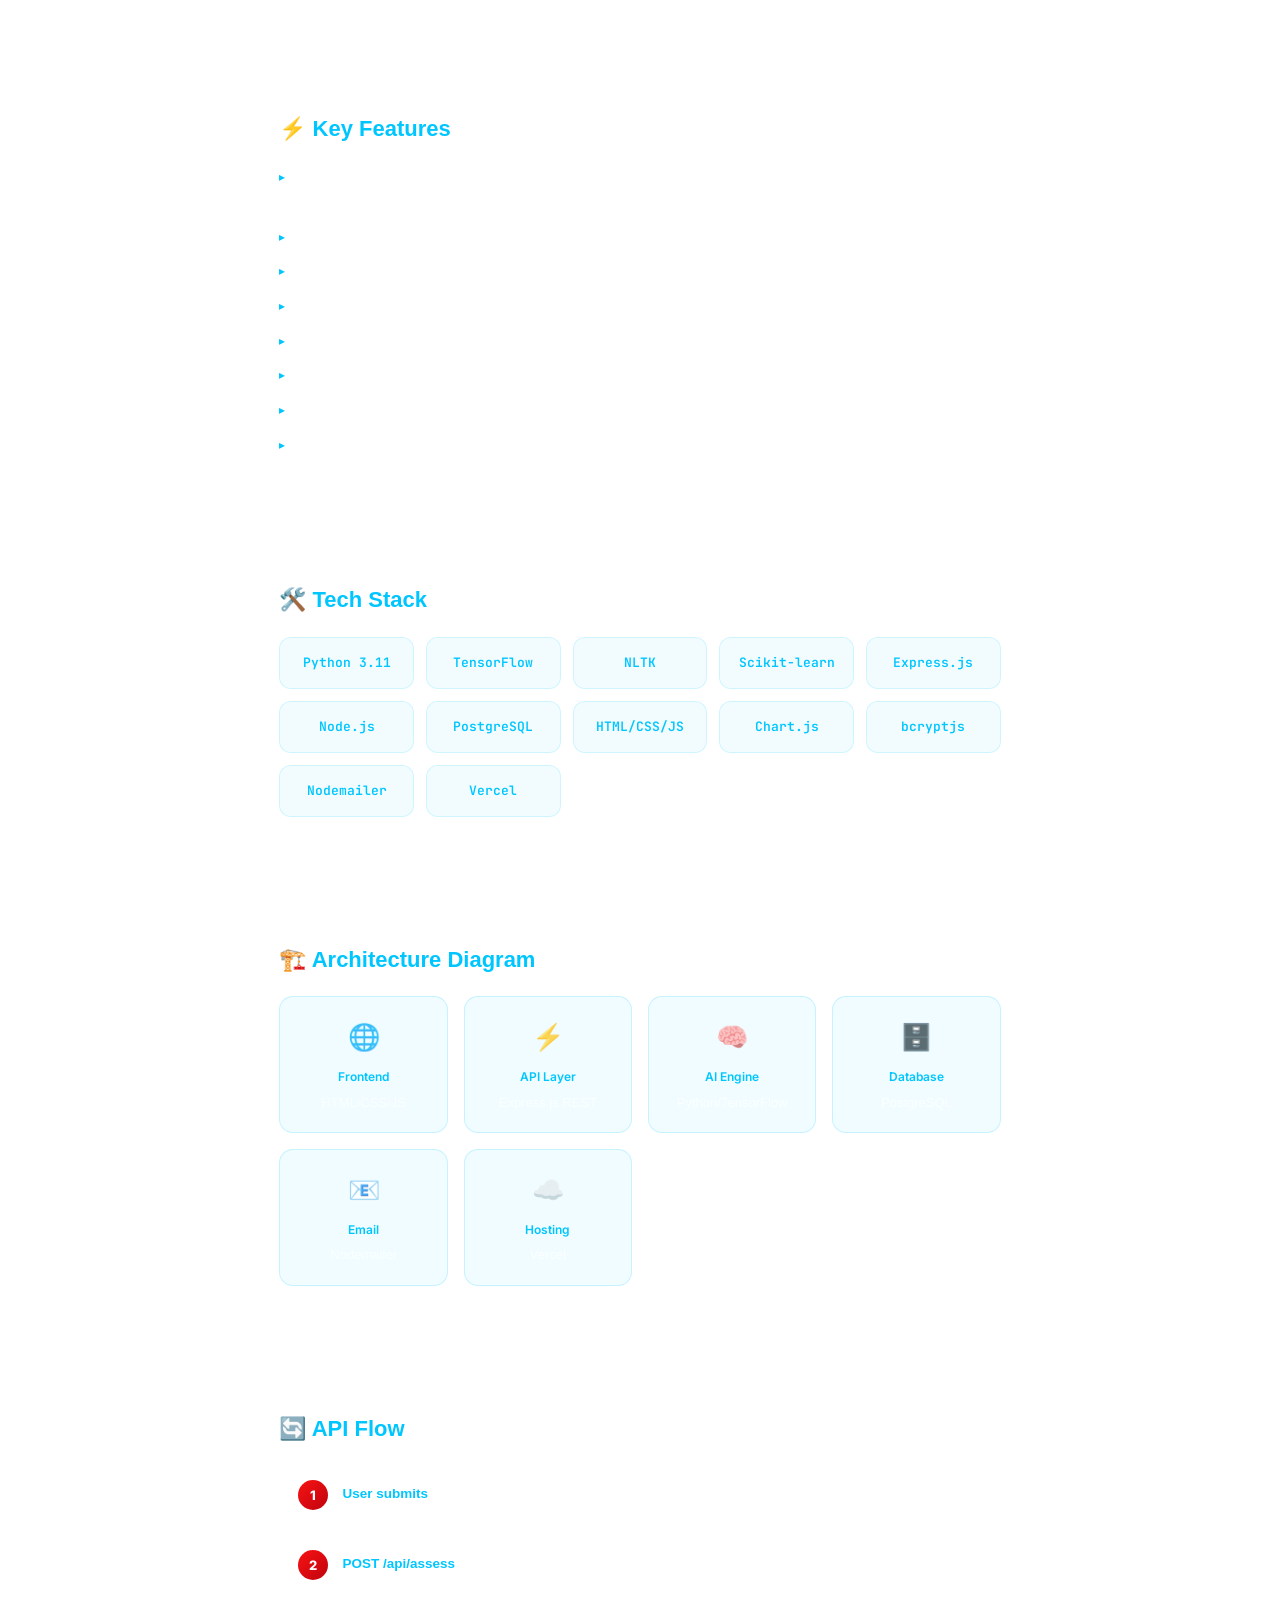
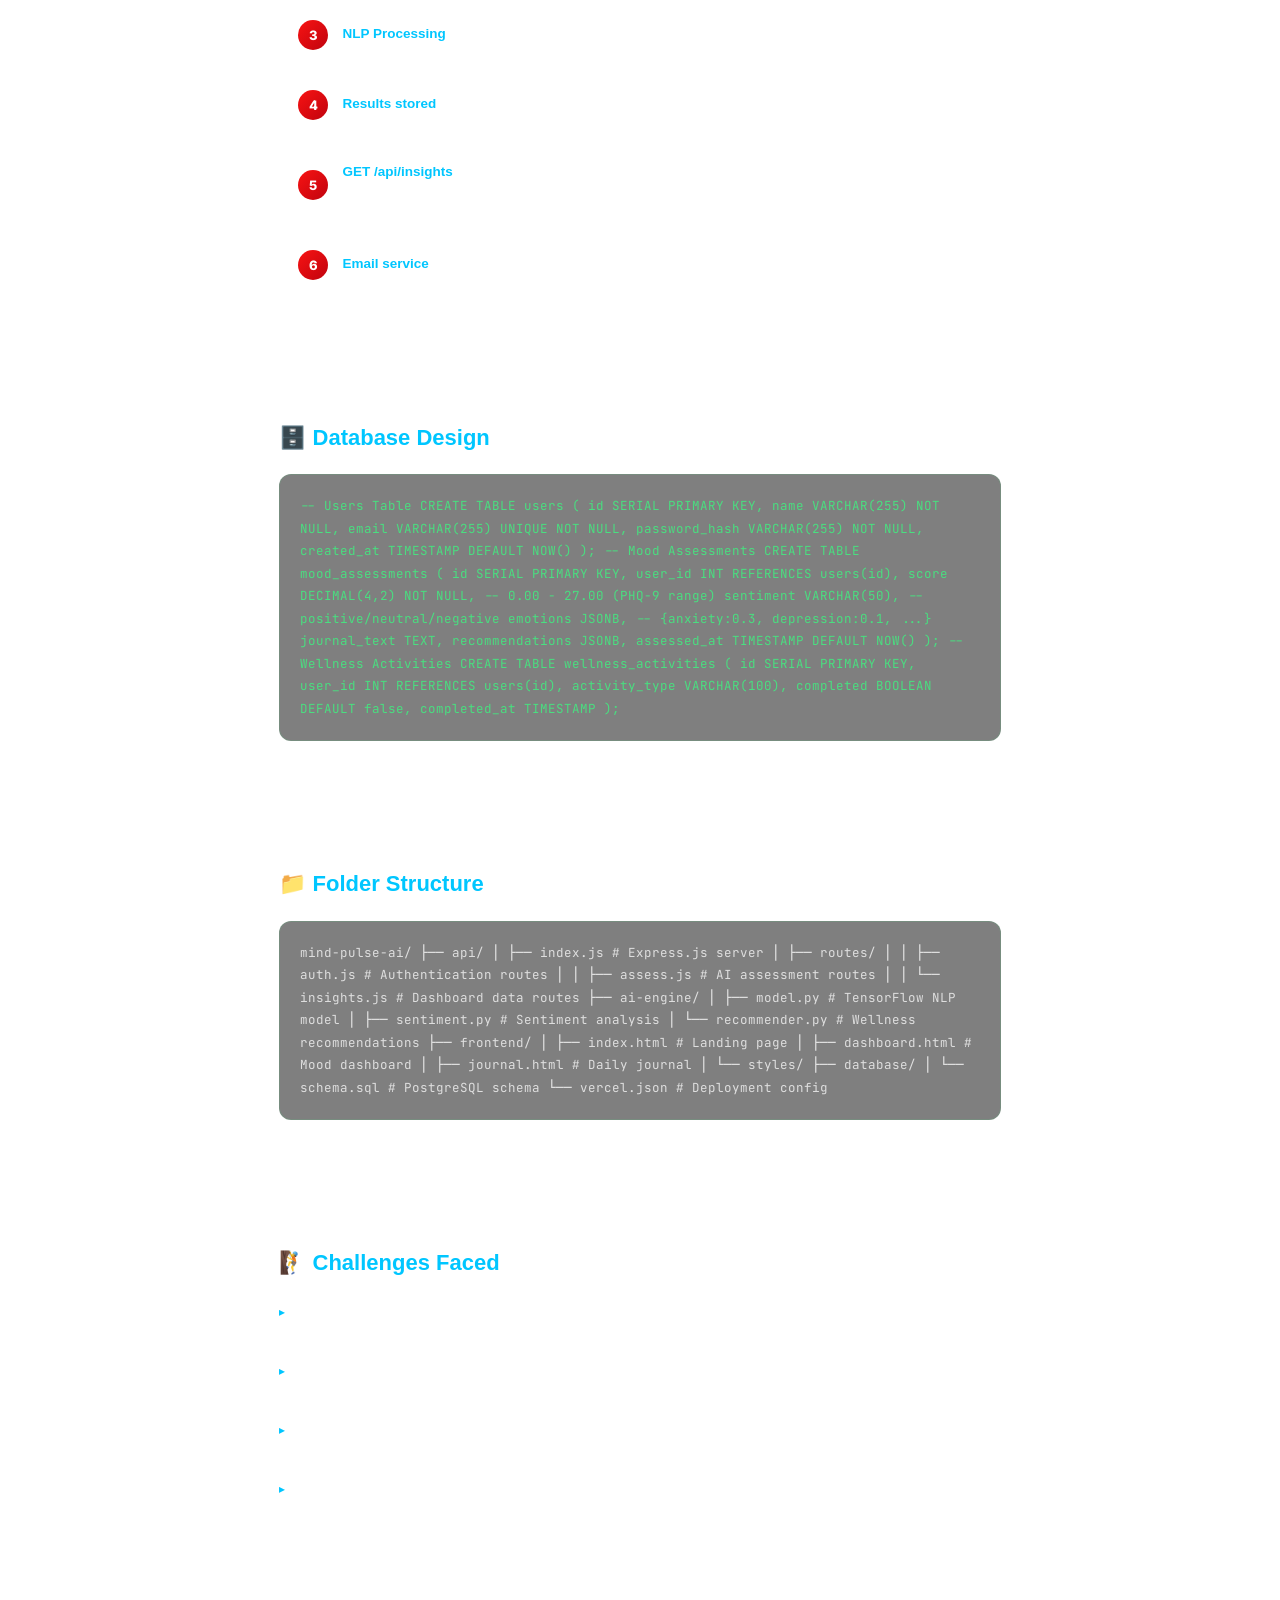
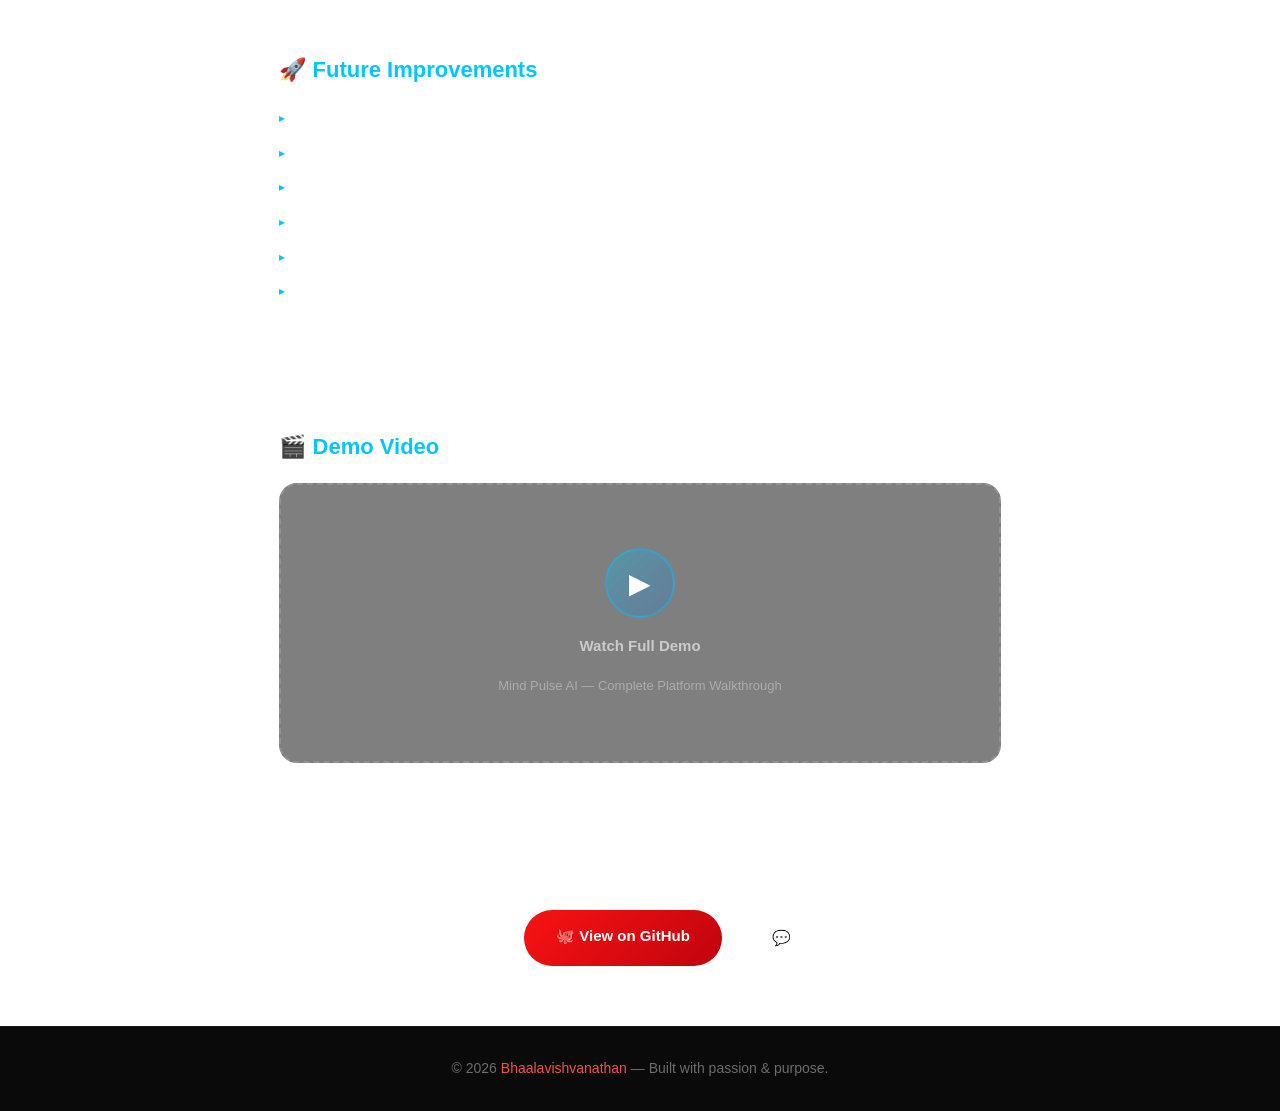
<file: project-mindpulse.html>
<!DOCTYPE html>
<html lang="en">
<head>
    <meta charset="UTF-8">
    <meta name="viewport" content="width=device-width, initial-scale=1.0">
    <title>Mind Pulse AI — Project Details | Bhaala Vishvanathan</title>
    <meta name="description" content="Mind Pulse AI — An AI-powered mental health monitoring platform built by Bhaalavishvanathan C. Full architecture, tech stack, features, and demo.">
    <link rel="preconnect" href="https://fonts.googleapis.com">
    <link rel="preconnect" href="https://fonts.gstatic.com" crossorigin>
    <link href="https://fonts.googleapis.com/css2?family=Inter:wght@300;400;500;600;700;800;900&family=JetBrains+Mono:wght@400;500;700&display=swap" rel="stylesheet">
    <link rel="stylesheet" href="Bhaala.css">
    <style>
        .architecture-diagram {
            display: grid;
            grid-template-columns: repeat(auto-fit, minmax(140px, 1fr));
            gap: 16px;
            margin-top: 16px;
        }
        .arch-node {
            background: rgba(0,198,255,0.06);
            border: 1px solid rgba(0,198,255,0.18);
            border-radius: 14px;
            padding: 18px 14px;
            text-align: center;
            font-size: 13px;
            color: rgba(255,255,255,0.8);
            position: relative;
        }
        .arch-node .arch-icon { font-size: 26px; display: block; margin-bottom: 8px; }
        .arch-node .arch-label { font-weight: 600; color: #00c6ff; font-size: 12px; margin-bottom: 4px; font-family:'Inter',sans-serif; }

        .api-flow {
            display: flex;
            flex-direction: column;
            gap: 10px;
            margin-top: 16px;
        }
        .api-step {
            display: flex;
            align-items: center;
            gap: 14px;
            background: rgba(255,255,255,0.03);
            border: 1px solid rgba(255,255,255,0.08);
            border-radius: 12px;
            padding: 14px 18px;
        }
        .api-step-num {
            width: 30px;
            height: 30px;
            border-radius: 50%;
            background: linear-gradient(135deg, #f81313, #c0030e);
            display: flex;
            align-items: center;
            justify-content: center;
            font-size: 13px;
            font-weight: 800;
            flex-shrink: 0;
            font-family: 'Inter', sans-serif;
        }
        .api-step p {
            font-size: 13.5px;
            color: rgba(255,255,255,0.7);
            margin: 0;
        }
        .api-step strong { color: #00c6ff; }

        .video-placeholder {
            background: rgba(0,0,0,0.5);
            border: 2px dashed rgba(255,255,255,0.15);
            border-radius: 18px;
            height: 280px;
            display: flex;
            flex-direction: column;
            align-items: center;
            justify-content: center;
            gap: 14px;
            cursor: pointer;
            transition: all 0.3s;
            text-align: center;
        }
        .video-placeholder:hover {
            border-color: rgba(0,198,255,0.4);
            background: rgba(0,198,255,0.04);
        }
        .video-play-btn {
            width: 70px;
            height: 70px;
            border-radius: 50%;
            background: linear-gradient(135deg, rgba(0,198,255,0.3), rgba(0,114,255,0.2));
            border: 2px solid rgba(0,198,255,0.4);
            display: flex;
            align-items: center;
            justify-content: center;
            font-size: 28px;
            transition: all 0.3s;
        }
        .video-placeholder:hover .video-play-btn {
            transform: scale(1.1);
            box-shadow: 0 0 30px rgba(0,198,255,0.3);
        }
        .db-schema {
            font-family: 'JetBrains Mono', monospace;
            font-size: 12.5px;
            color: #4ade80;
            background: rgba(0,0,0,0.5);
            border: 1px solid rgba(74,222,128,0.15);
            border-radius: 12px;
            padding: 20px;
            line-height: 1.8;
            overflow-x: auto;
        }
    </style>
</head>
<body>

    <!-- ═══════════════ NAVIGATION ═══════════════ -->
    <nav class="navbar">
        <a href="index.html" class="navbar-brand">BV</a>
        <ul>
            <li><a href="index.html">Home</a></li>
            <li><a href="About Me.html">About Me</a></li>
            <li><a href="projects.html" class="active">Projects</a></li>
            <li><a href="timeline.html">Timeline</a></li>
            <li><a href="coding-profiles.html">Coding</a></li>
            <li><a href="recruiter.html">Recruiter Hub</a></li>
            <li><a href="terminal.html">Terminal</a></li>
            <li><a href="contact.html">Contact</a></li>
            </ul>
    </nav>

    <!-- ═══════════════ HERO ═══════════════ -->
    <div class="project-detail-hero" style="background: linear-gradient(135deg, #0a0014 0%, #0a0a1f 50%, #14000a 100%);">
        <span class="hero-badge">🧠 AI & ML Project</span>
        <h1>Mind Pulse AI</h1>
        <p style="color:rgba(255,255,255,0.65); max-width:600px; font-size:17px; margin-bottom:24px;">
            An AI-powered mental health monitoring platform that provides early assessment, wellness insights, and personalized recommendations using NLP and machine learning.
        </p>
        <div style="display:flex; gap:12px; flex-wrap:wrap; justify-content:center;">
            <span class="timeline-tag tag-project">AI & NLP</span>
            <span class="timeline-tag tag-career">Full Stack</span>
            <span class="timeline-tag tag-education">PostgreSQL</span>
            <span class="timeline-tag tag-achievement">Production Ready</span>
        </div>
    </div>

    <!-- ═══════════════ PROJECT CONTENT ═══════════════ -->
    <div class="project-detail-content">

        <!-- Overview -->
        <div class="detail-section">
            <h2>📋 Project Overview</h2>
            <p>Mind Pulse AI is a comprehensive mental health monitoring platform designed to help individuals track, understand, and improve their mental wellbeing. By combining NLP-driven sentiment analysis, behavioral pattern recognition, and a conversational AI interface, the system offers clinically-inspired early assessment tools without replacing professional medical advice.</p>
            <p style="margin-top:14px;">The platform provides daily mood tracking, cognitive behavioral therapy (CBT) inspired exercises, personalized wellness recommendations, and trend analytics — all through a premium, privacy-first interface.</p>
        </div>

        <!-- Problem Statement -->
        <div class="detail-section">
            <h2>❗ Problem Statement</h2>
            <p>Mental health issues affect over 1 billion people globally, yet access to professional support remains limited due to stigma, cost, and availability. Most mental health apps offer generic advice without personalization or early detection capabilities. There is a critical gap for an <strong>intelligent, accessible, and privacy-first</strong> mental health monitoring tool that leverages AI for meaningful early insights.</p>
        </div>

        <!-- Solution -->
        <div class="detail-section">
            <h2>✅ Solution</h2>
            <p>Mind Pulse AI bridges this gap by:</p>
            <ul>
                <li>Using <strong>NLP models</strong> to analyze user-written responses and detect emotional patterns (anxiety, depression indicators, stress levels)</li>
                <li>Providing <strong>personalized wellness recommendations</strong> based on user history and detected patterns</li>
                <li>Offering <strong>CBT-inspired exercises</strong> (breathing exercises, journaling prompts, mindfulness tasks)</li>
                <li>Visualizing <strong>mood trends over time</strong> with interactive charts</li>
                <li>Ensuring <strong>complete data privacy</strong> — all analysis done server-side with encrypted storage</li>
            </ul>
        </div>

        <!-- Key Features -->
        <div class="detail-section">
            <h2>⚡ Key Features</h2>
            <ul>
                <li><strong>AI Mental Health Assessment</strong> — Multi-dimensional mood scoring using validated psychological scales (PHQ-9 inspired)</li>
                <li><strong>Sentiment Analysis Engine</strong> — Real-time NLP analysis of journal entries and responses</li>
                <li><strong>Personalized Wellness Plans</strong> — AI-generated daily wellness activities based on user profile</li>
                <li><strong>Mood Trend Dashboard</strong> — 7-day, 30-day, and 90-day mood visualization charts</li>
                <li><strong>CBT Exercise Library</strong> — Guided breathing, grounding techniques, and journaling prompts</li>
                <li><strong>Crisis Detection</strong> — Keyword-based alerts with professional resource referrals</li>
                <li><strong>Secure Authentication</strong> — bcrypt password hashing, session management</li>
                <li><strong>Email Notifications</strong> — Wellness reminders and weekly mood reports</li>
            </ul>
        </div>

        <!-- Tech Stack -->
        <div class="detail-section">
            <h2>🛠️ Tech Stack</h2>
            <div class="tech-stack-grid">
                <div class="tech-stack-item">Python 3.11</div>
                <div class="tech-stack-item">TensorFlow</div>
                <div class="tech-stack-item">NLTK</div>
                <div class="tech-stack-item">Scikit-learn</div>
                <div class="tech-stack-item">Express.js</div>
                <div class="tech-stack-item">Node.js</div>
                <div class="tech-stack-item">PostgreSQL</div>
                <div class="tech-stack-item">HTML/CSS/JS</div>
                <div class="tech-stack-item">Chart.js</div>
                <div class="tech-stack-item">bcryptjs</div>
                <div class="tech-stack-item">Nodemailer</div>
                <div class="tech-stack-item">Vercel</div>
            </div>
        </div>

        <!-- Architecture Diagram -->
        <div class="detail-section">
            <h2>🏗️ Architecture Diagram</h2>
            <div class="architecture-diagram">
                <div class="arch-node">
                    <span class="arch-icon">🌐</span>
                    <div class="arch-label">Frontend</div>
                    HTML/CSS/JS
                </div>
                <div class="arch-node">
                    <span class="arch-icon">⚡</span>
                    <div class="arch-label">API Layer</div>
                    Express.js REST
                </div>
                <div class="arch-node">
                    <span class="arch-icon">🧠</span>
                    <div class="arch-label">AI Engine</div>
                    Python/TensorFlow
                </div>
                <div class="arch-node">
                    <span class="arch-icon">🗄️</span>
                    <div class="arch-label">Database</div>
                    PostgreSQL
                </div>
                <div class="arch-node">
                    <span class="arch-icon">📧</span>
                    <div class="arch-label">Email</div>
                    Nodemailer
                </div>
                <div class="arch-node">
                    <span class="arch-icon">☁️</span>
                    <div class="arch-label">Hosting</div>
                    Vercel
                </div>
            </div>
        </div>

        <!-- API Flow -->
        <div class="detail-section">
            <h2>🔄 API Flow</h2>
            <div class="api-flow">
                <div class="api-step">
                    <div class="api-step-num">1</div>
                    <p><strong>User submits</strong> daily mood check-in or journal entry via the frontend form</p>
                </div>
                <div class="api-step">
                    <div class="api-step-num">2</div>
                    <p><strong>POST /api/assess</strong> — Express.js receives and validates the input, forwards to Python AI service</p>
                </div>
                <div class="api-step">
                    <div class="api-step-num">3</div>
                    <p><strong>NLP Processing</strong> — Python engine tokenizes text, runs sentiment model, calculates PHQ-9 inspired score</p>
                </div>
                <div class="api-step">
                    <div class="api-step-num">4</div>
                    <p><strong>Results stored</strong> in PostgreSQL with timestamp, user ID, scores, and detected emotions</p>
                </div>
                <div class="api-step">
                    <div class="api-step-num">5</div>
                    <p><strong>GET /api/insights</strong> — Frontend fetches personalized recommendations and trend data for dashboard rendering</p>
                </div>
                <div class="api-step">
                    <div class="api-step-num">6</div>
                    <p><strong>Email service</strong> sends weekly mood reports and reminders via Nodemailer/Resend</p>
                </div>
            </div>
        </div>

        <!-- Database Design -->
        <div class="detail-section">
            <h2>🗄️ Database Design</h2>
            <div class="db-schema">
-- Users Table
CREATE TABLE users (
    id SERIAL PRIMARY KEY,
    name VARCHAR(255) NOT NULL,
    email VARCHAR(255) UNIQUE NOT NULL,
    password_hash VARCHAR(255) NOT NULL,
    created_at TIMESTAMP DEFAULT NOW()
);

-- Mood Assessments
CREATE TABLE mood_assessments (
    id SERIAL PRIMARY KEY,
    user_id INT REFERENCES users(id),
    score DECIMAL(4,2) NOT NULL,      -- 0.00 - 27.00 (PHQ-9 range)
    sentiment VARCHAR(50),             -- positive/neutral/negative
    emotions JSONB,                    -- {anxiety:0.3, depression:0.1, ...}
    journal_text TEXT,
    recommendations JSONB,
    assessed_at TIMESTAMP DEFAULT NOW()
);

-- Wellness Activities
CREATE TABLE wellness_activities (
    id SERIAL PRIMARY KEY,
    user_id INT REFERENCES users(id),
    activity_type VARCHAR(100),
    completed BOOLEAN DEFAULT false,
    completed_at TIMESTAMP
);
            </div>
        </div>

        <!-- Folder Structure -->
        <div class="detail-section">
            <h2>📁 Folder Structure</h2>
            <div class="db-schema" style="color: rgba(255,255,255,0.75);">
mind-pulse-ai/
├── api/
│   ├── index.js          # Express.js server
│   ├── routes/
│   │   ├── auth.js       # Authentication routes
│   │   ├── assess.js     # AI assessment routes
│   │   └── insights.js   # Dashboard data routes
├── ai-engine/
│   ├── model.py          # TensorFlow NLP model
│   ├── sentiment.py      # Sentiment analysis
│   └── recommender.py    # Wellness recommendations
├── frontend/
│   ├── index.html        # Landing page
│   ├── dashboard.html    # Mood dashboard
│   ├── journal.html      # Daily journal
│   └── styles/
├── database/
│   └── schema.sql        # PostgreSQL schema
└── vercel.json           # Deployment config
            </div>
        </div>

        <!-- Challenges -->
        <div class="detail-section">
            <h2>🧗 Challenges Faced</h2>
            <ul>
                <li><strong>NLP Model Accuracy</strong> — Mental health language is nuanced; trained on domain-specific datasets to improve sensitivity without causing false positives</li>
                <li><strong>Privacy-First Architecture</strong> — Designing a system that processes sensitive data while ensuring user privacy and regulatory compliance (GDPR considerations)</li>
                <li><strong>Crisis Detection Balance</strong> — Accurately detecting crisis indicators without over-triggering alerts required extensive threshold tuning</li>
                <li><strong>Real-time Performance</strong> — Optimizing the Python AI engine response time to under 2 seconds for seamless UX</li>
            </ul>
        </div>

        <!-- Future Improvements -->
        <div class="detail-section">
            <h2>🚀 Future Improvements</h2>
            <ul>
                <li>Integrate <strong>voice-based mood analysis</strong> using speech-to-text and audio sentiment models</li>
                <li>Build a <strong>therapist dashboard</strong> for professionals to monitor consenting patients remotely</li>
                <li>Add <strong>wearable device integration</strong> (heart rate, sleep data) for physiological mood correlation</li>
                <li>Implement <strong>federated learning</strong> to improve models while preserving user privacy</li>
                <li>Create a <strong>mobile app</strong> (React Native) for iOS and Android</li>
                <li>Add <strong>multilingual support</strong> — Tamil, Hindi, and other Indian languages</li>
            </ul>
        </div>

        <!-- Demo Video Section -->
        <div class="detail-section">
            <h2>🎬 Demo Video</h2>
            <div class="video-placeholder" onclick="alert('Demo video coming soon! Check back for the full walkthrough video.')">
                <div class="video-play-btn">▶</div>
                <p style="color:rgba(255,255,255,0.6); font-size:15px; font-weight:600;">Watch Full Demo</p>
                <p style="color:rgba(255,255,255,0.35); font-size:13px;">Mind Pulse AI — Complete Platform Walkthrough</p>
            </div>
        </div>

    </div>

    <!-- ═══════════════ CTA BAR ═══════════════ -->
    <div class="project-cta-bar">
        <a href="projects.html" class="btn-outline">← Back to Projects</a>
        <a href="https://github.com/bhaalavishvanathan17-glitch" target="_blank" class="btn-primary">🐙 View on GitHub</a>
        <a href="contact.html" class="btn-outline">💬 Discuss This Project</a>
    </div>

    <!-- ═══════════════ FOOTER ═══════════════ -->
    <footer class="footer">
        © 2026 <span>Bhaalavishvanathan</span> — Built with passion & purpose.
    </footer>

    <script>
        /* Navbar login/logout */
        document.addEventListener('DOMContentLoaded', () => {
            );
    </script>
    <script src="mobile-nav.js"></script>
</body>
</html>
</file>
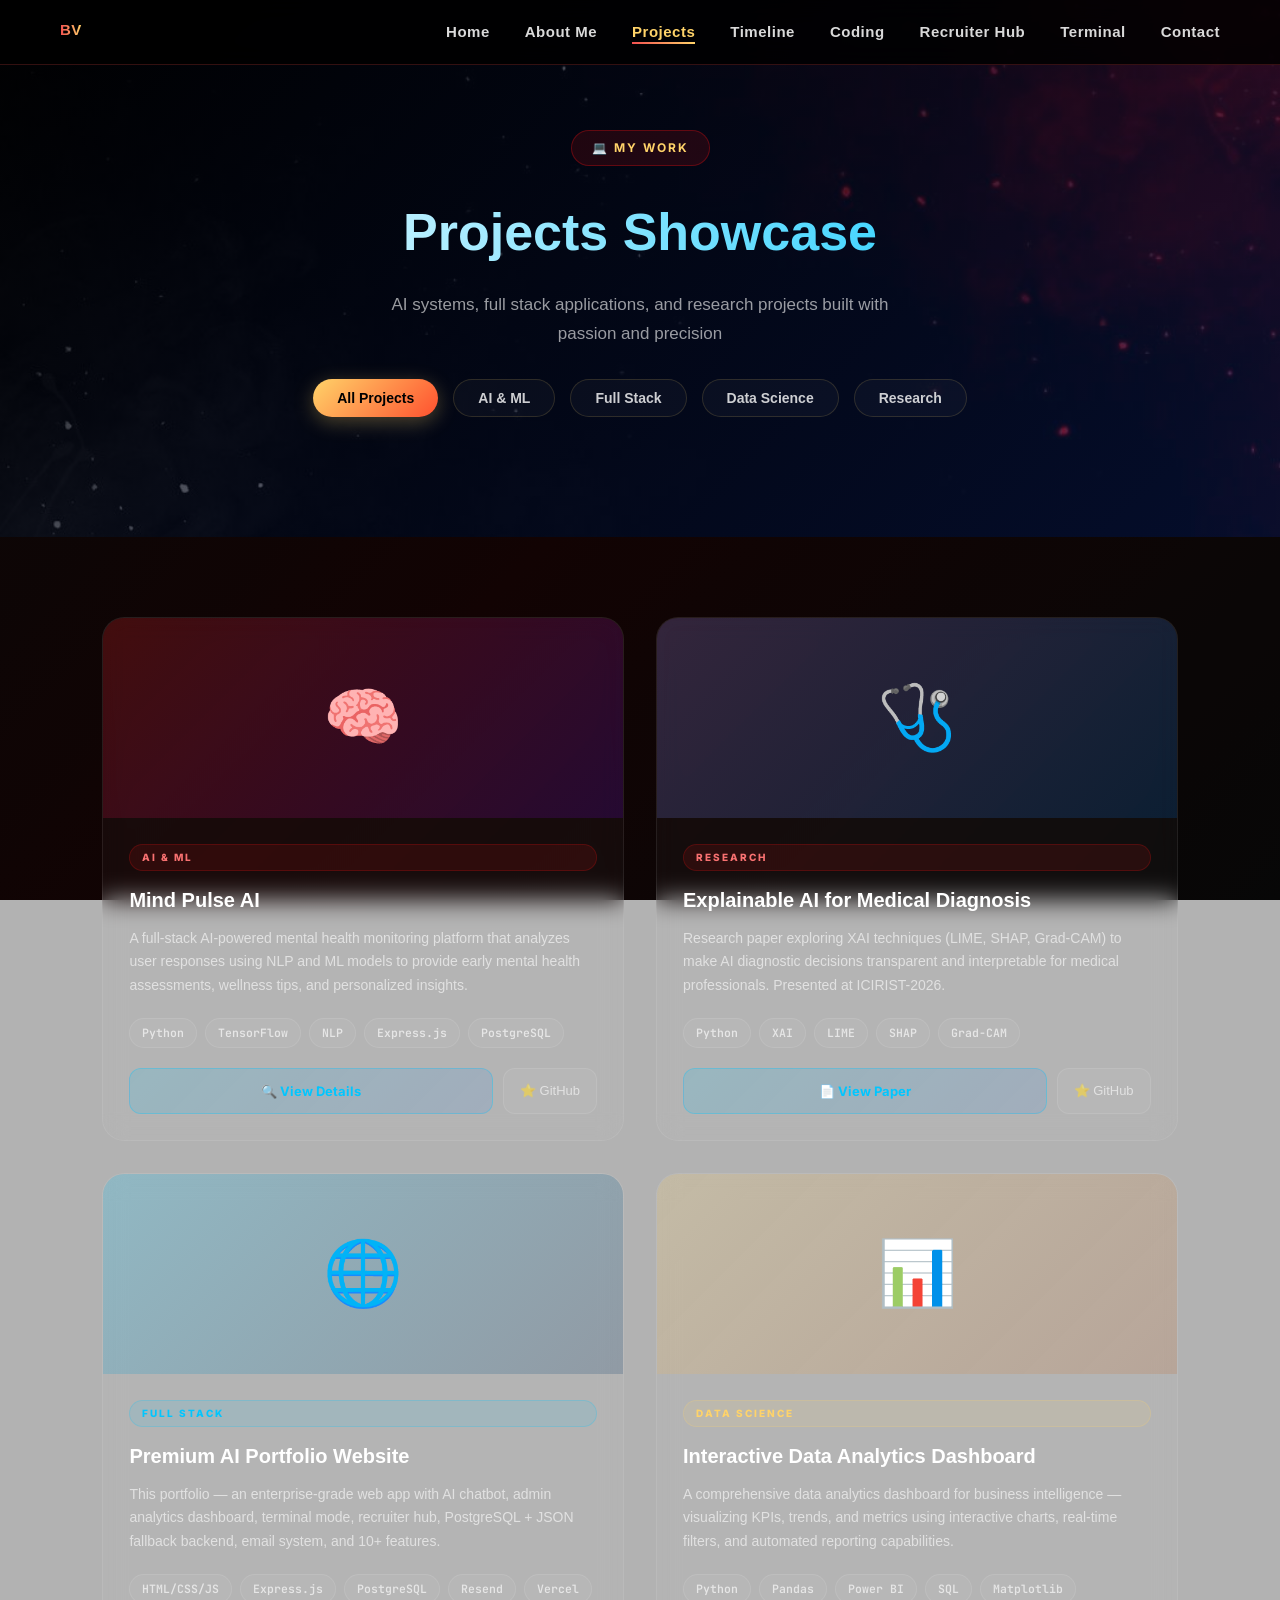
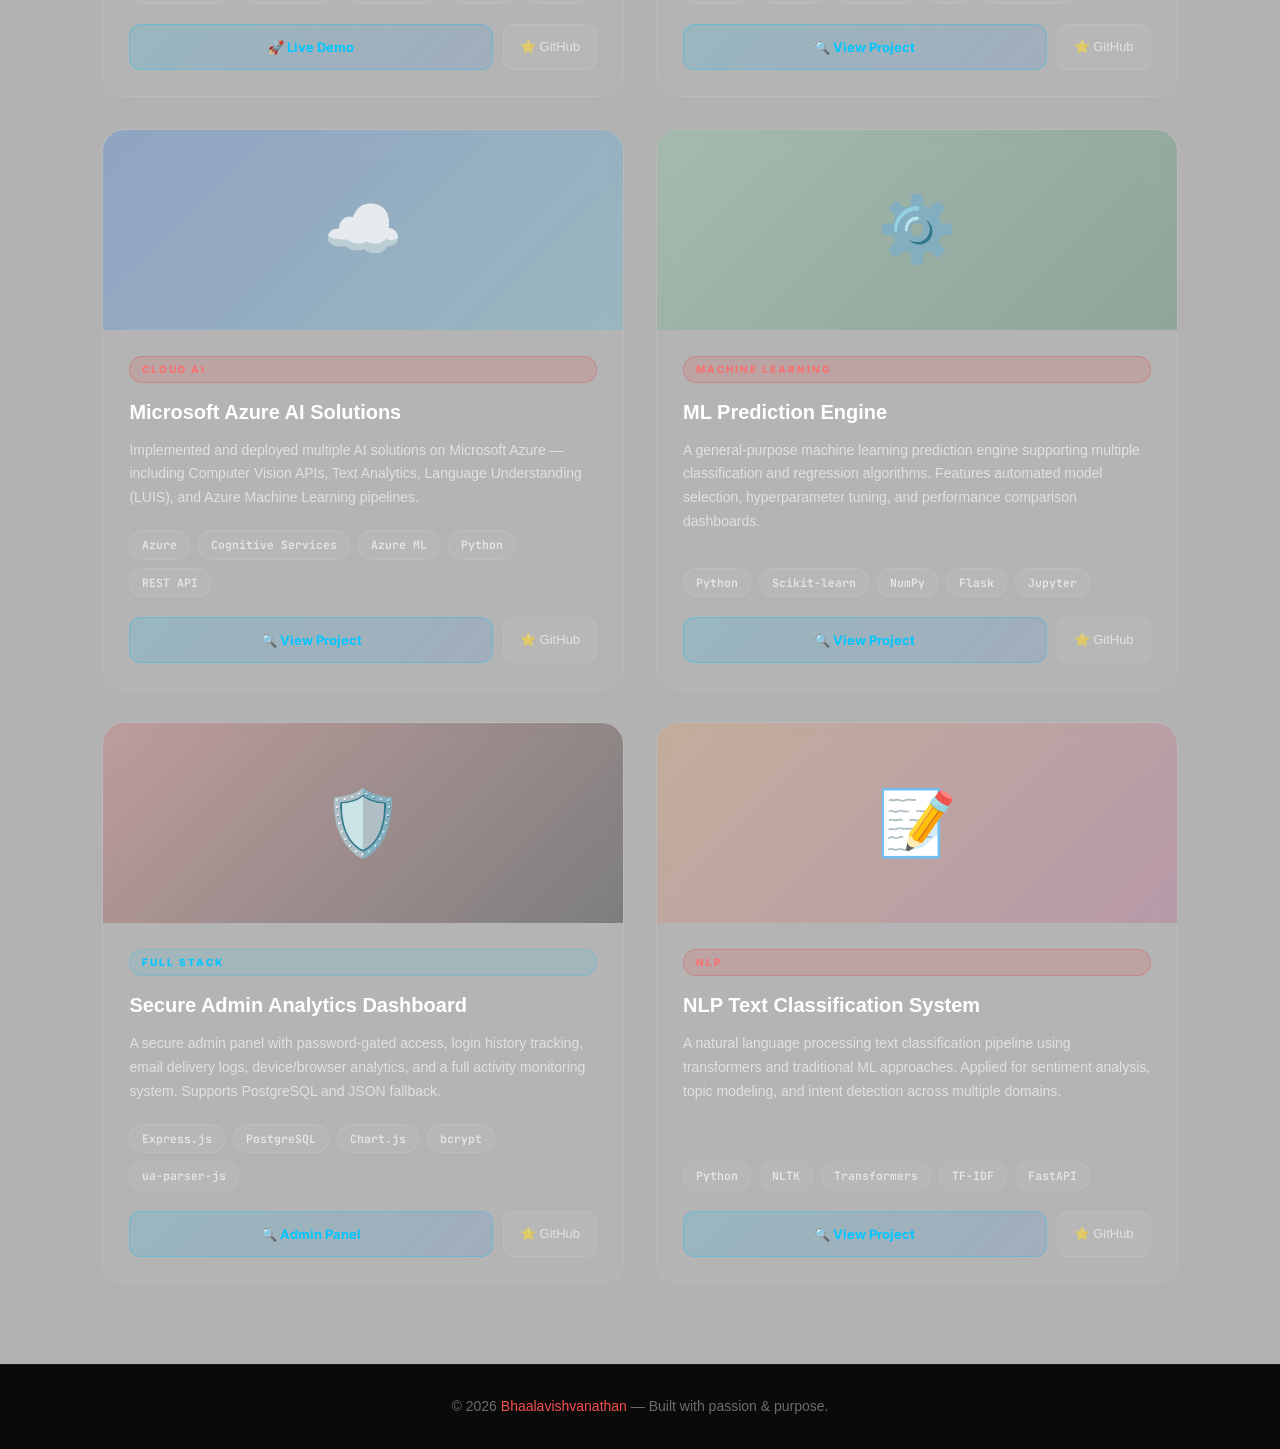
<file: projects.html>
<!DOCTYPE html>
<html lang="en">
<head>
    <meta charset="UTF-8">
    <meta name="viewport" content="width=device-width, initial-scale=1.0">
    <title>Projects | Bhaala Vishvanathan</title>
    <meta name="description" content="Explore Bhaala Vishvanathan's AI, Machine Learning, and Full Stack projects including Mind Pulse AI and more.">
    <meta property="og:title" content="Projects | Bhaala Vishvanathan">
    <meta property="og:description" content="AI, ML, and Full Stack projects by Bhaalavishvanathan C.">
    <link rel="preconnect" href="https://fonts.googleapis.com">
    <link rel="preconnect" href="https://fonts.gstatic.com" crossorigin>
    <link href="https://fonts.googleapis.com/css2?family=Inter:wght@300;400;500;600;700;800;900&family=JetBrains+Mono:wght@400;500;700&display=swap" rel="stylesheet">
    <link rel="stylesheet" href="Bhaala.css">
</head>
<body>

    <!-- ═══════════════ NAVIGATION ═══════════════ -->
    <nav class="navbar">
        <a href="index.html" class="navbar-brand">BV</a>
        <ul>
            <li><a href="index.html">Home</a></li>
            <li><a href="About Me.html">About Me</a></li>
            <li><a href="projects.html" class="active">Projects</a></li>
            <li><a href="timeline.html">Timeline</a></li>
            <li><a href="coding-profiles.html">Coding</a></li>
            <li><a href="recruiter.html">Recruiter Hub</a></li>
            <li><a href="terminal.html">Terminal</a></li>
            <li><a href="contact.html">Contact</a></li>
            </ul>
    </nav>

    <!-- ═══════════════ HERO ═══════════════ -->
    <div class="projects-hero">
        <span class="hero-badge">💻 My Work</span>
        <h1>Projects Showcase</h1>
        <p>AI systems, full stack applications, and research projects built with passion and precision</p>
        <!-- Filter Buttons -->
        <div class="filter-container" style="margin-top:10px;">
            <button class="filter-btn active" onclick="filterProjects('all')">All Projects</button>
            <button class="filter-btn" onclick="filterProjects('ai-ml')">AI & ML</button>
            <button class="filter-btn" onclick="filterProjects('fullstack')">Full Stack</button>
            <button class="filter-btn" onclick="filterProjects('data')">Data Science</button>
            <button class="filter-btn" onclick="filterProjects('research')">Research</button>
        </div>
    </div>

    <!-- ═══════════════ PROJECTS GRID ═══════════════ -->
    <section class="projects-section" aria-label="Project Showcase">
        <div class="projects-grid" id="projectsGrid">

            <!-- 1. Mind Pulse AI -->
            <div class="project-card" data-category="ai-ml">
                <div class="project-card-banner" style="background: linear-gradient(135deg, rgba(248,19,19,0.2), rgba(100,0,200,0.2));">
                    <span>🧠</span>
                </div>
                <div class="project-card-body">
                    <span class="project-category-badge badge-ai">AI & ML</span>
                    <h3>Mind Pulse AI</h3>
                    <p>A full-stack AI-powered mental health monitoring platform that analyzes user responses using NLP and ML models to provide early mental health assessments, wellness tips, and personalized insights.</p>
                    <div class="tech-tags">
                        <span class="tech-tag">Python</span>
                        <span class="tech-tag">TensorFlow</span>
                        <span class="tech-tag">NLP</span>
                        <span class="tech-tag">Express.js</span>
                        <span class="tech-tag">PostgreSQL</span>
                    </div>
                    <div class="project-actions">
                        <a href="project-mindpulse.html" class="btn-project-primary">🔍 View Details</a>
                        <a href="https://github.com/bhaalavishvanathan17-glitch" target="_blank" class="btn-project-github">⭐ GitHub</a>
                    </div>
                </div>
            </div>

            <!-- 2. Explainable AI for Medical Diagnosis -->
            <div class="project-card" data-category="research">
                <div class="project-card-banner" style="background: linear-gradient(135deg, rgba(167,139,250,0.2), rgba(0,100,200,0.2));">
                    <span>🩺</span>
                </div>
                <div class="project-card-body">
                    <span class="project-category-badge badge-ai">Research</span>
                    <h3>Explainable AI for Medical Diagnosis</h3>
                    <p>Research paper exploring XAI techniques (LIME, SHAP, Grad-CAM) to make AI diagnostic decisions transparent and interpretable for medical professionals. Presented at ICIRIST-2026.</p>
                    <div class="tech-tags">
                        <span class="tech-tag">Python</span>
                        <span class="tech-tag">XAI</span>
                        <span class="tech-tag">LIME</span>
                        <span class="tech-tag">SHAP</span>
                        <span class="tech-tag">Grad-CAM</span>
                    </div>
                    <div class="project-actions">
                        <a href="certificates/International%20Conference.pdf" target="_blank" class="btn-project-primary">📄 View Paper</a>
                        <a href="https://github.com/bhaalavishvanathan17-glitch" target="_blank" class="btn-project-github">⭐ GitHub</a>
                    </div>
                </div>
            </div>

            <!-- 3. AI Portfolio Website -->
            <div class="project-card" data-category="fullstack">
                <div class="project-card-banner" style="background: linear-gradient(135deg, rgba(0,198,255,0.2), rgba(0,50,100,0.2));">
                    <span>🌐</span>
                </div>
                <div class="project-card-body">
                    <span class="project-category-badge badge-fullstack">Full Stack</span>
                    <h3>Premium AI Portfolio Website</h3>
                    <p>This portfolio — an enterprise-grade web app with AI chatbot, admin analytics dashboard, terminal mode, recruiter hub, PostgreSQL + JSON fallback backend, email system, and 10+ features.</p>
                    <div class="tech-tags">
                        <span class="tech-tag">HTML/CSS/JS</span>
                        <span class="tech-tag">Express.js</span>
                        <span class="tech-tag">PostgreSQL</span>
                        <span class="tech-tag">Resend</span>
                        <span class="tech-tag">Vercel</span>
                    </div>
                    <div class="project-actions">
                        <a href="index.html" class="btn-project-primary">🚀 Live Demo</a>
                        <a href="https://github.com/bhaalavishvanathan17-glitch" target="_blank" class="btn-project-github">⭐ GitHub</a>
                    </div>
                </div>
            </div>

            <!-- 4. Data Analytics Dashboard -->
            <div class="project-card" data-category="data">
                <div class="project-card-banner" style="background: linear-gradient(135deg, rgba(255,211,105,0.2), rgba(200,80,0,0.15));">
                    <span>📊</span>
                </div>
                <div class="project-card-body">
                    <span class="project-category-badge badge-data">Data Science</span>
                    <h3>Interactive Data Analytics Dashboard</h3>
                    <p>A comprehensive data analytics dashboard for business intelligence — visualizing KPIs, trends, and metrics using interactive charts, real-time filters, and automated reporting capabilities.</p>
                    <div class="tech-tags">
                        <span class="tech-tag">Python</span>
                        <span class="tech-tag">Pandas</span>
                        <span class="tech-tag">Power BI</span>
                        <span class="tech-tag">SQL</span>
                        <span class="tech-tag">Matplotlib</span>
                    </div>
                    <div class="project-actions">
                        <a href="https://github.com/bhaalavishvanathan17-glitch" target="_blank" class="btn-project-primary">🔍 View Project</a>
                        <a href="https://github.com/bhaalavishvanathan17-glitch" target="_blank" class="btn-project-github">⭐ GitHub</a>
                    </div>
                </div>
            </div>

            <!-- 5. Azure AI Solutions -->
            <div class="project-card" data-category="ai-ml">
                <div class="project-card-banner" style="background: linear-gradient(135deg, rgba(0,100,255,0.2), rgba(0,200,255,0.15));">
                    <span>☁️</span>
                </div>
                <div class="project-card-body">
                    <span class="project-category-badge badge-ai">Cloud AI</span>
                    <h3>Microsoft Azure AI Solutions</h3>
                    <p>Implemented and deployed multiple AI solutions on Microsoft Azure — including Computer Vision APIs, Text Analytics, Language Understanding (LUIS), and Azure Machine Learning pipelines.</p>
                    <div class="tech-tags">
                        <span class="tech-tag">Azure</span>
                        <span class="tech-tag">Cognitive Services</span>
                        <span class="tech-tag">Azure ML</span>
                        <span class="tech-tag">Python</span>
                        <span class="tech-tag">REST API</span>
                    </div>
                    <div class="project-actions">
                        <a href="https://github.com/bhaalavishvanathan17-glitch" target="_blank" class="btn-project-primary">🔍 View Project</a>
                        <a href="https://github.com/bhaalavishvanathan17-glitch" target="_blank" class="btn-project-github">⭐ GitHub</a>
                    </div>
                </div>
            </div>

            <!-- 6. ML Prediction Engine -->
            <div class="project-card" data-category="ai-ml">
                <div class="project-card-banner" style="background: linear-gradient(135deg, rgba(74,222,128,0.15), rgba(0,100,50,0.2));">
                    <span>⚙️</span>
                </div>
                <div class="project-card-body">
                    <span class="project-category-badge badge-ai">Machine Learning</span>
                    <h3>ML Prediction Engine</h3>
                    <p>A general-purpose machine learning prediction engine supporting multiple classification and regression algorithms. Features automated model selection, hyperparameter tuning, and performance comparison dashboards.</p>
                    <div class="tech-tags">
                        <span class="tech-tag">Python</span>
                        <span class="tech-tag">Scikit-learn</span>
                        <span class="tech-tag">NumPy</span>
                        <span class="tech-tag">Flask</span>
                        <span class="tech-tag">Jupyter</span>
                    </div>
                    <div class="project-actions">
                        <a href="https://github.com/bhaalavishvanathan17-glitch" target="_blank" class="btn-project-primary">🔍 View Project</a>
                        <a href="https://github.com/bhaalavishvanathan17-glitch" target="_blank" class="btn-project-github">⭐ GitHub</a>
                    </div>
                </div>
            </div>

            <!-- 7. Admin Dashboard -->
            <div class="project-card" data-category="fullstack">
                <div class="project-card-banner" style="background: linear-gradient(135deg, rgba(248,19,19,0.15), rgba(0,0,0,0.3));">
                    <span>🛡️</span>
                </div>
                <div class="project-card-body">
                    <span class="project-category-badge badge-fullstack">Full Stack</span>
                    <h3>Secure Admin Analytics Dashboard</h3>
                    <p>A secure admin panel with password-gated access, login history tracking, email delivery logs, device/browser analytics, and a full activity monitoring system. Supports PostgreSQL and JSON fallback.</p>
                    <div class="tech-tags">
                        <span class="tech-tag">Express.js</span>
                        <span class="tech-tag">PostgreSQL</span>
                        <span class="tech-tag">Chart.js</span>
                        <span class="tech-tag">bcrypt</span>
                        <span class="tech-tag">ua-parser-js</span>
                    </div>
                    <div class="project-actions">
                        <a href="admin-history.html" class="btn-project-primary">🔍 Admin Panel</a>
                        <a href="https://github.com/bhaalavishvanathan17-glitch" target="_blank" class="btn-project-github">⭐ GitHub</a>
                    </div>
                </div>
            </div>

            <!-- 8. NLP Text Classifier -->
            <div class="project-card" data-category="ai-ml">
                <div class="project-card-banner" style="background: linear-gradient(135deg, rgba(251,146,60,0.2), rgba(200,0,100,0.15));">
                    <span>📝</span>
                </div>
                <div class="project-card-body">
                    <span class="project-category-badge badge-ai">NLP</span>
                    <h3>NLP Text Classification System</h3>
                    <p>A natural language processing text classification pipeline using transformers and traditional ML approaches. Applied for sentiment analysis, topic modeling, and intent detection across multiple domains.</p>
                    <div class="tech-tags">
                        <span class="tech-tag">Python</span>
                        <span class="tech-tag">NLTK</span>
                        <span class="tech-tag">Transformers</span>
                        <span class="tech-tag">TF-IDF</span>
                        <span class="tech-tag">FastAPI</span>
                    </div>
                    <div class="project-actions">
                        <a href="https://github.com/bhaalavishvanathan17-glitch" target="_blank" class="btn-project-primary">🔍 View Project</a>
                        <a href="https://github.com/bhaalavishvanathan17-glitch" target="_blank" class="btn-project-github">⭐ GitHub</a>
                    </div>
                </div>
            </div>

        </div>
    </section>

    <!-- ═══════════════ FOOTER ═══════════════ -->
    <footer class="footer">
        © 2026 <span>Bhaalavishvanathan</span> — Built with passion & purpose.
    </footer>

    <script>
        /* Navbar login/logout */
        document.addEventListener('DOMContentLoaded', () => {
        });

        /* Project filter */
        function filterProjects(category) {
            const btns = document.querySelectorAll('.filter-btn');
            btns.forEach(b => b.classList.remove('active'));
            const activeBtn = Array.from(btns).find(b => b.getAttribute('onclick').includes(category));
            if (activeBtn) activeBtn.classList.add('active');

            const cards = document.querySelectorAll('.project-card');
            cards.forEach(card => {
                if (category === 'all' || card.dataset.category === category) {
                    card.style.display = 'flex';
                    card.style.opacity = '0';
                    card.style.transform = 'translateY(15px)';
                    setTimeout(() => {
                        card.style.opacity = '1';
                        card.style.transform = 'translateY(0)';
                        card.style.transition = 'all 0.4s ease';
                    }, 50);
                } else {
                    card.style.display = 'none';
                }
            });
        }
    </script>
    <script src="mobile-nav.js"></script>
</body>
</html>
</file>
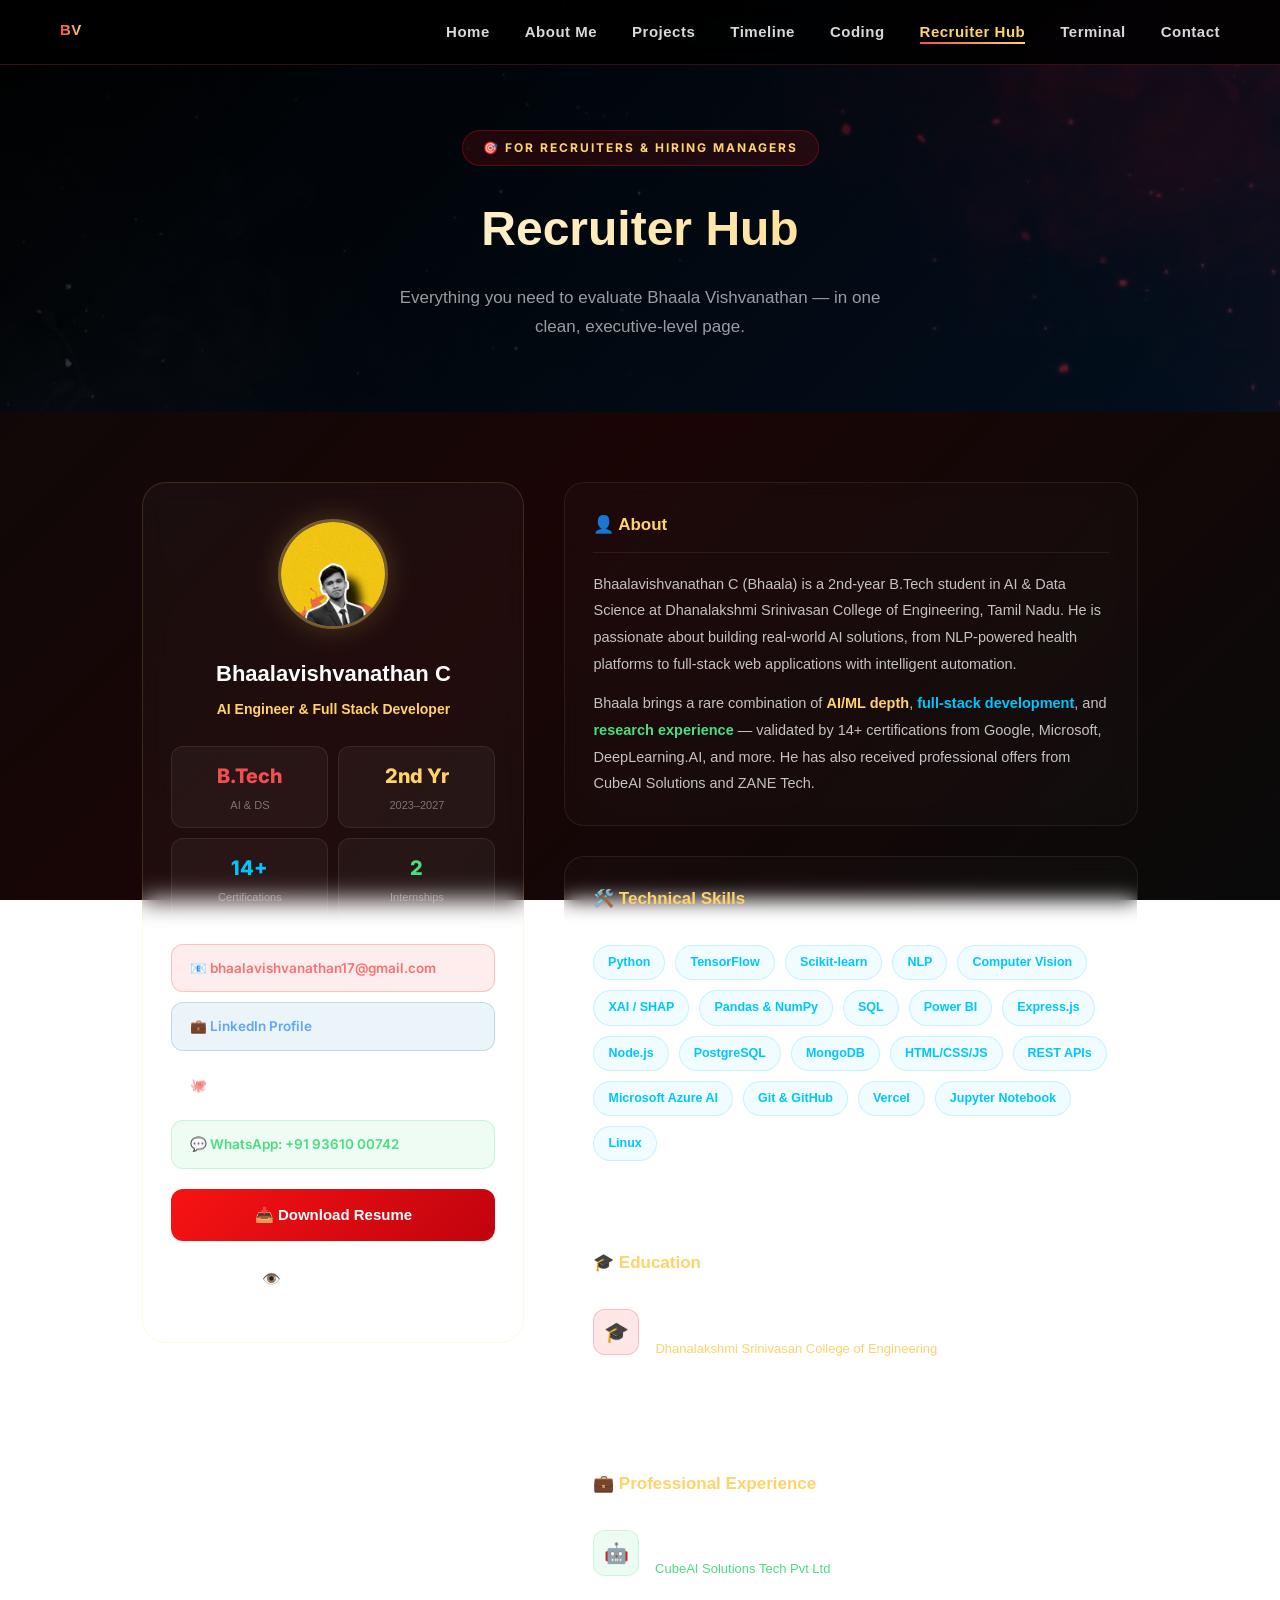
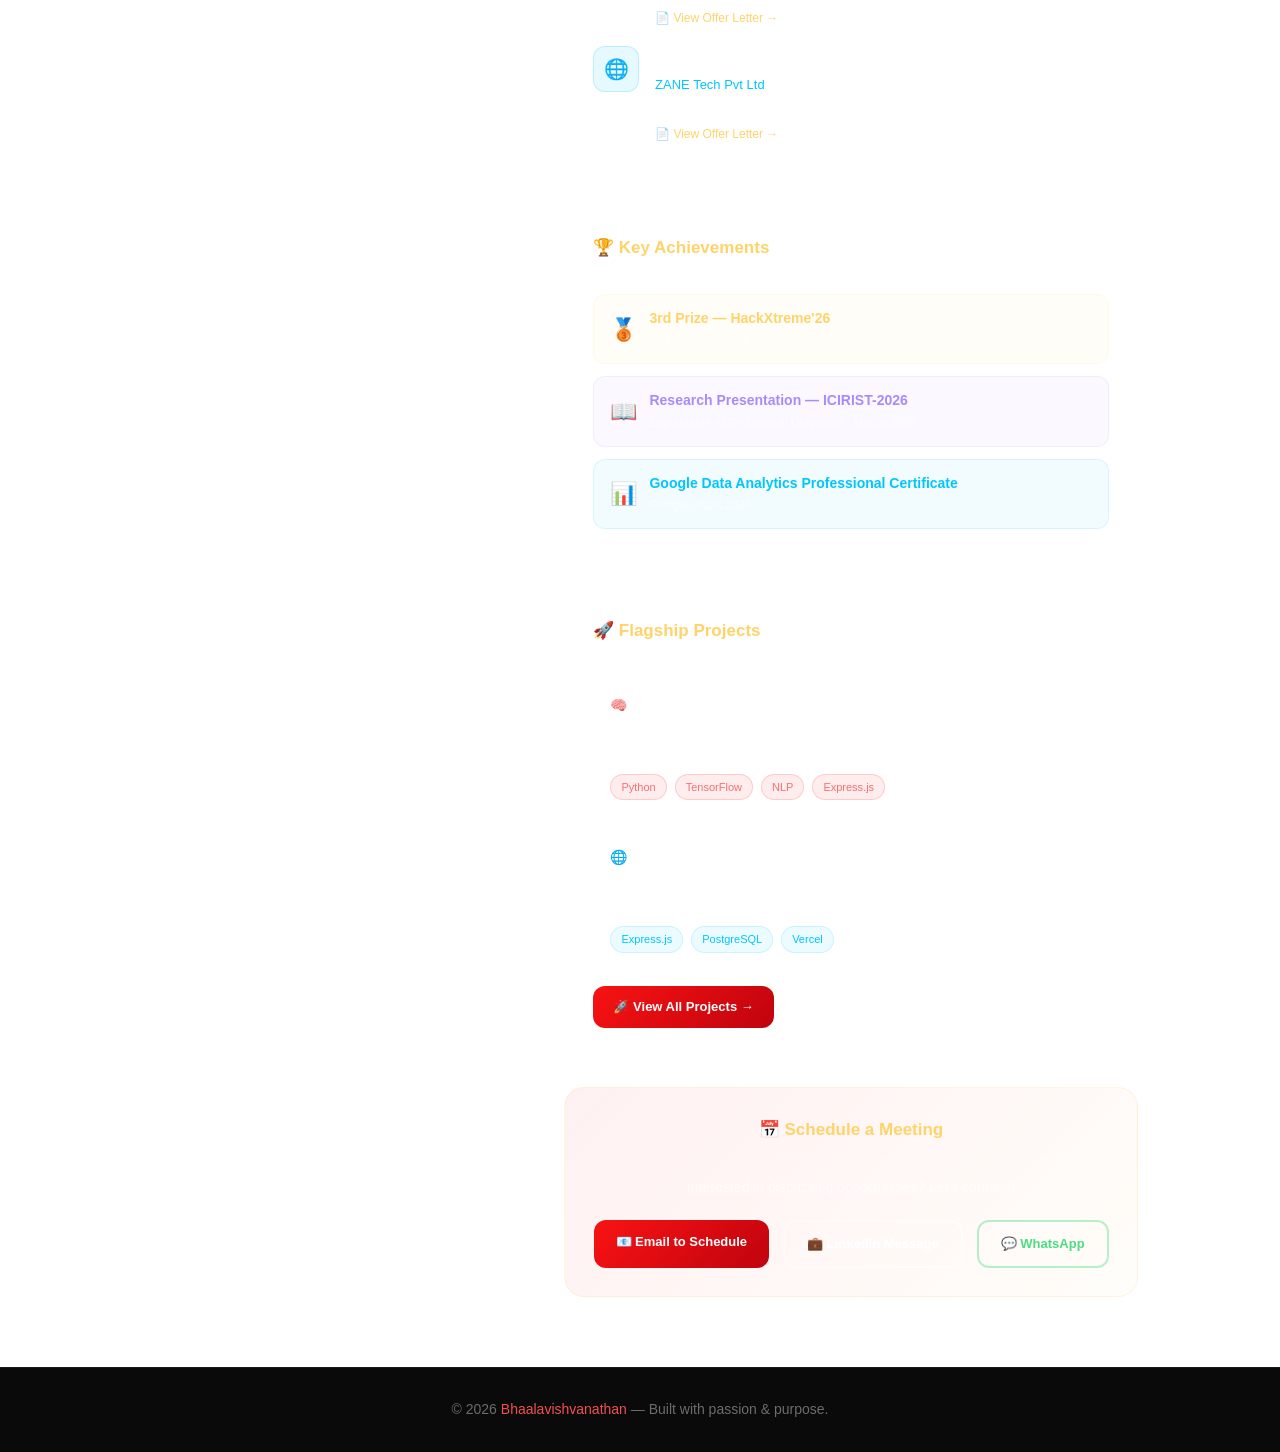
<file: recruiter.html>
<!DOCTYPE html>
<html lang="en">
<head>
    <meta charset="UTF-8">
    <meta name="viewport" content="width=device-width, initial-scale=1.0">
    <title>Recruiter Hub | Bhaala Vishvanathan</title>
    <meta name="description" content="Recruiter Hub — Everything a hiring manager needs about Bhaala Vishvanathan: resume, skills, projects, certifications, and contact info.">
    <meta property="og:title" content="Recruiter Hub | Bhaala Vishvanathan">
    <meta property="og:description" content="Executive summary for recruiters — AI Engineer & Full Stack Developer.">
    <link rel="preconnect" href="https://fonts.googleapis.com">
    <link rel="preconnect" href="https://fonts.gstatic.com" crossorigin>
    <link href="https://fonts.googleapis.com/css2?family=Inter:wght@300;400;500;600;700;800;900&family=JetBrains+Mono:wght@400;500;700&display=swap" rel="stylesheet">
    <link rel="stylesheet" href="Bhaala.css">
</head>
<body>

    <!-- ═══════════════ NAVIGATION ═══════════════ -->
    <nav class="navbar">
        <a href="index.html" class="navbar-brand">BV</a>
        <ul>
            <li><a href="index.html">Home</a></li>
            <li><a href="About Me.html">About Me</a></li>
            <li><a href="projects.html">Projects</a></li>
            <li><a href="timeline.html">Timeline</a></li>
            <li><a href="coding-profiles.html">Coding</a></li>
            <li><a href="recruiter.html" class="active">Recruiter Hub</a></li>
            <li><a href="terminal.html">Terminal</a></li>
            <li><a href="contact.html">Contact</a></li>
            </ul>
    </nav>

    <!-- ═══════════════ HERO ═══════════════ -->
    <div class="recruiter-hero">
        <span class="hero-badge">🎯 For Recruiters & Hiring Managers</span>
        <h1>Recruiter Hub</h1>
        <p style="color:rgba(255,255,255,0.6); font-size:17px; max-width:520px; margin:0 auto;">
            Everything you need to evaluate Bhaala Vishvanathan — in one clean, executive-level page.
        </p>
    </div>

    <!-- ═══════════════ CONTENT ═══════════════ -->
    <div class="recruiter-section">
        <div class="recruiter-grid">

            <!-- Left — Profile Card -->
            <aside>
                <div class="recruiter-profile-card">
                    <img src="Images/Bhaala.jpeg" alt="Bhaalavishvanathan C" class="recruiter-avatar" loading="lazy">
                    <h2>Bhaalavishvanathan C</h2>
                    <p class="role">AI Engineer & Full Stack Developer</p>

                    <!-- Quick stats -->
                    <div style="display:grid; grid-template-columns:1fr 1fr; gap:10px; margin-bottom:24px;">
                        <div style="background:rgba(255,255,255,0.04); border:1px solid rgba(255,255,255,0.08); border-radius:12px; padding:12px; text-align:center;">
                            <div style="font-size:20px; font-weight:800; color:#f25050; font-family:'Inter',sans-serif;">B.Tech</div>
                            <div style="font-size:11px; color:rgba(255,255,255,0.4); margin-top:3px;">AI & DS</div>
                        </div>
                        <div style="background:rgba(255,255,255,0.04); border:1px solid rgba(255,255,255,0.08); border-radius:12px; padding:12px; text-align:center;">
                            <div style="font-size:20px; font-weight:800; color:#ffd369; font-family:'Inter',sans-serif;">2nd Yr</div>
                            <div style="font-size:11px; color:rgba(255,255,255,0.4); margin-top:3px;">2023–2027</div>
                        </div>
                        <div style="background:rgba(255,255,255,0.04); border:1px solid rgba(255,255,255,0.08); border-radius:12px; padding:12px; text-align:center;">
                            <div style="font-size:20px; font-weight:800; color:#00c6ff; font-family:'Inter',sans-serif;">14+</div>
                            <div style="font-size:11px; color:rgba(255,255,255,0.4); margin-top:3px;">Certifications</div>
                        </div>
                        <div style="background:rgba(255,255,255,0.04); border:1px solid rgba(255,255,255,0.08); border-radius:12px; padding:12px; text-align:center;">
                            <div style="font-size:20px; font-weight:800; color:#4ade80; font-family:'Inter',sans-serif;">2</div>
                            <div style="font-size:11px; color:rgba(255,255,255,0.4); margin-top:3px;">Internships</div>
                        </div>
                    </div>

                    <!-- Contact Buttons -->
                    <div class="recruiter-contact-links">
                        <a href="mailto:bhaalavishvanathan17@gmail.com" class="recruiter-contact-btn email">
                            📧 bhaalavishvanathan17@gmail.com
                        </a>
                        <a href="https://www.linkedin.com/in/bhaalavishvanathan-c-59576a312/" target="_blank" class="recruiter-contact-btn linkedin">
                            💼 LinkedIn Profile
                        </a>
                        <a href="https://github.com/bhaalavishvanathan17-glitch" target="_blank" class="recruiter-contact-btn github">
                            🐙 GitHub Profile
                        </a>
                        <a href="https://wa.me/919361000742" target="_blank" class="recruiter-contact-btn whatsapp">
                            💬 WhatsApp: +91 93610 00742
                        </a>
                    </div>

                    <!-- Resume Buttons -->
                    <div style="margin-top:20px; display:flex; flex-direction:column; gap:10px;">
                        <a href="Bhaalavishvanathan_C_Data_Analyst_Resume.pdf" download class="btn-primary" style="text-align:center; border-radius:12px;">
                            📥 Download Resume
                        </a>
                        <a href="Bhaalavishvanathan_C_Data_Analyst_Resume.pdf" target="_blank" class="btn-outline" style="text-align:center; border-radius:12px;">
                            👁️ Preview Resume
                        </a>
                    </div>
                </div>
            </aside>

            <!-- Right — Main Content -->
            <main>
                <div class="recruiter-main-card">

                    <!-- About -->
                    <div class="recruiter-info-block">
                        <h3>👤 About</h3>
                        <p style="font-size:14.5px; color:rgba(255,255,255,0.75); line-height:1.85;">
                            Bhaalavishvanathan C (Bhaala) is a 2nd-year B.Tech student in AI & Data Science at Dhanalakshmi Srinivasan College of Engineering, Tamil Nadu. He is passionate about building real-world AI solutions, from NLP-powered health platforms to full-stack web applications with intelligent automation.
                        </p>
                        <p style="font-size:14.5px; color:rgba(255,255,255,0.75); line-height:1.85; margin-top:12px;">
                            Bhaala brings a rare combination of <strong style="color:#ffd369">AI/ML depth</strong>, <strong style="color:#00c6ff">full-stack development</strong>, and <strong style="color:#4ade80">research experience</strong> — validated by 14+ certifications from Google, Microsoft, DeepLearning.AI, and more. He has also received professional offers from CubeAI Solutions and ZANE Tech.
                        </p>
                    </div>

                    <!-- Technical Skills -->
                    <div class="recruiter-info-block">
                        <h3>🛠️ Technical Skills</h3>
                        <div class="skills-tag-cloud">
                            <span class="skill-chip">Python</span>
                            <span class="skill-chip">TensorFlow</span>
                            <span class="skill-chip">Scikit-learn</span>
                            <span class="skill-chip">NLP</span>
                            <span class="skill-chip">Computer Vision</span>
                            <span class="skill-chip">XAI / SHAP</span>
                            <span class="skill-chip">Pandas & NumPy</span>
                            <span class="skill-chip">SQL</span>
                            <span class="skill-chip">Power BI</span>
                            <span class="skill-chip">Express.js</span>
                            <span class="skill-chip">Node.js</span>
                            <span class="skill-chip">PostgreSQL</span>
                            <span class="skill-chip">MongoDB</span>
                            <span class="skill-chip">HTML/CSS/JS</span>
                            <span class="skill-chip">REST APIs</span>
                            <span class="skill-chip">Microsoft Azure AI</span>
                            <span class="skill-chip">Git & GitHub</span>
                            <span class="skill-chip">Vercel</span>
                            <span class="skill-chip">Jupyter Notebook</span>
                            <span class="skill-chip">Linux</span>
                        </div>
                    </div>

                    <!-- Education -->
                    <div class="recruiter-info-block">
                        <h3>🎓 Education</h3>
                        <div style="display:flex; flex-direction:column; gap:14px;">
                            <div style="display:flex; gap:16px; align-items:flex-start;">
                                <div style="width:46px; height:46px; border-radius:12px; background:rgba(248,19,19,0.1); border:1px solid rgba(248,19,19,0.2); display:flex; align-items:center; justify-content:center; font-size:20px; flex-shrink:0;">🎓</div>
                                <div>
                                    <div style="font-weight:700; color:#fff; font-size:15px;">B.Tech — AI & Data Science</div>
                                    <div style="color:#ffd369; font-size:13px; margin-top:3px;">Dhanalakshmi Srinivasan College of Engineering</div>
                                    <div style="color:rgba(255,255,255,0.45); font-size:12px; margin-top:2px;">2023 – 2027 · Perambalur, Tamil Nadu</div>
                                </div>
                            </div>
                        </div>
                    </div>

                    <!-- Professional Experience -->
                    <div class="recruiter-info-block">
                        <h3>💼 Professional Experience</h3>
                        <div style="display:flex; flex-direction:column; gap:16px;">
                            <div style="display:flex; gap:16px; align-items:flex-start;">
                                <div style="width:46px; height:46px; border-radius:12px; background:rgba(74,222,128,0.1); border:1px solid rgba(74,222,128,0.2); display:flex; align-items:center; justify-content:center; font-size:20px; flex-shrink:0;">🤖</div>
                                <div>
                                    <div style="font-weight:700; color:#fff; font-size:15px;">AI Developer Intern</div>
                                    <div style="color:#4ade80; font-size:13px; margin-top:3px;">CubeAI Solutions Tech Pvt Ltd</div>
                                    <div style="color:rgba(255,255,255,0.45); font-size:12px; margin-top:2px;">April 14, 2026 — Present</div>
                                    <a href="certificates/Mr.%20Bhaalavishvanathan%20C%20-%20%20CAS%20-14042026-FY2766.pdf" target="_blank" style="font-size:12px; color:#ffd369; text-decoration:none; margin-top:4px; display:inline-block;">📄 View Offer Letter →</a>
                                </div>
                            </div>
                            <div style="display:flex; gap:16px; align-items:flex-start;">
                                <div style="width:46px; height:46px; border-radius:12px; background:rgba(0,198,255,0.1); border:1px solid rgba(0,198,255,0.2); display:flex; align-items:center; justify-content:center; font-size:20px; flex-shrink:0;">🌐</div>
                                <div>
                                    <div style="font-weight:700; color:#fff; font-size:15px;">Full Stack Developer (Offer)</div>
                                    <div style="color:#00c6ff; font-size:13px; margin-top:3px;">ZANE Tech Pvt Ltd</div>
                                    <div style="color:rgba(255,255,255,0.45); font-size:12px; margin-top:2px;">December 17, 2025</div>
                                    <a href="certificates/BHAALAVISHVANATHAN%20C%20COVER%20LETTER(1)%20ZANE.pdf" target="_blank" style="font-size:12px; color:#ffd369; text-decoration:none; margin-top:4px; display:inline-block;">📄 View Offer Letter →</a>
                                </div>
                            </div>
                        </div>
                    </div>

                    <!-- Achievements -->
                    <div class="recruiter-info-block">
                        <h3>🏆 Key Achievements</h3>
                        <div style="display:flex; flex-direction:column; gap:12px;">
                            <div style="display:flex; gap:12px; align-items:center; padding:12px 16px; background:rgba(255,211,105,0.05); border:1px solid rgba(255,211,105,0.12); border-radius:12px;">
                                <span style="font-size:22px;">🥉</span>
                                <div>
                                    <div style="font-weight:700; color:#ffd369; font-size:14px;">3rd Prize — HackXtreme'26</div>
                                    <div style="font-size:12px; color:rgba(255,255,255,0.5);">24-Hour National Hackathon · April 2026</div>
                                </div>
                            </div>
                            <div style="display:flex; gap:12px; align-items:center; padding:12px 16px; background:rgba(167,139,250,0.05); border:1px solid rgba(167,139,250,0.12); border-radius:12px;">
                                <span style="font-size:22px;">📖</span>
                                <div>
                                    <div style="font-weight:700; color:#a78bfa; font-size:14px;">Research Presentation — ICIRIST-2026</div>
                                    <div style="font-size:12px; color:rgba(255,255,255,0.5);">Explainable AI for Medical Diagnosis · March 2026</div>
                                </div>
                            </div>
                            <div style="display:flex; gap:12px; align-items:center; padding:12px 16px; background:rgba(0,198,255,0.05); border:1px solid rgba(0,198,255,0.12); border-radius:12px;">
                                <span style="font-size:22px;">📊</span>
                                <div>
                                    <div style="font-weight:700; color:#00c6ff; font-size:14px;">Google Data Analytics Professional Certificate</div>
                                    <div style="font-size:12px; color:rgba(255,255,255,0.5);">Google · April 2026</div>
                                </div>
                            </div>
                        </div>
                    </div>

                    <!-- Project Highlights -->
                    <div class="recruiter-info-block">
                        <h3>🚀 Flagship Projects</h3>
                        <div style="display:flex; flex-direction:column; gap:12px;">
                            <div style="padding:16px; background:rgba(255,255,255,0.02); border:1px solid rgba(255,255,255,0.07); border-radius:14px;">
                                <div style="font-weight:700; color:#fff; font-size:14px; margin-bottom:4px;">🧠 Mind Pulse AI</div>
                                <div style="font-size:13px; color:rgba(255,255,255,0.55); margin-bottom:8px;">AI-powered mental health monitoring platform with NLP, mood tracking, CBT exercises, and PostgreSQL backend.</div>
                                <div style="display:flex; gap:8px; flex-wrap:wrap;">
                                    <span style="font-size:11px; background:rgba(248,19,19,0.08); border:1px solid rgba(248,19,19,0.15); color:#f87171; padding:3px 10px; border-radius:20px;">Python</span>
                                    <span style="font-size:11px; background:rgba(248,19,19,0.08); border:1px solid rgba(248,19,19,0.15); color:#f87171; padding:3px 10px; border-radius:20px;">TensorFlow</span>
                                    <span style="font-size:11px; background:rgba(248,19,19,0.08); border:1px solid rgba(248,19,19,0.15); color:#f87171; padding:3px 10px; border-radius:20px;">NLP</span>
                                    <span style="font-size:11px; background:rgba(248,19,19,0.08); border:1px solid rgba(248,19,19,0.15); color:#f87171; padding:3px 10px; border-radius:20px;">Express.js</span>
                                </div>
                            </div>
                            <div style="padding:16px; background:rgba(255,255,255,0.02); border:1px solid rgba(255,255,255,0.07); border-radius:14px;">
                                <div style="font-weight:700; color:#fff; font-size:14px; margin-bottom:4px;">🌐 Premium AI Portfolio</div>
                                <div style="font-size:13px; color:rgba(255,255,255,0.55); margin-bottom:8px;">Enterprise-grade portfolio with AI chatbot, analytics dashboard, terminal mode, recruiter hub, auth system, and email integration.</div>
                                <div style="display:flex; gap:8px; flex-wrap:wrap;">
                                    <span style="font-size:11px; background:rgba(0,198,255,0.08); border:1px solid rgba(0,198,255,0.15); color:#00c6ff; padding:3px 10px; border-radius:20px;">Express.js</span>
                                    <span style="font-size:11px; background:rgba(0,198,255,0.08); border:1px solid rgba(0,198,255,0.15); color:#00c6ff; padding:3px 10px; border-radius:20px;">PostgreSQL</span>
                                    <span style="font-size:11px; background:rgba(0,198,255,0.08); border:1px solid rgba(0,198,255,0.15); color:#00c6ff; padding:3px 10px; border-radius:20px;">Vercel</span>
                                </div>
                            </div>
                        </div>
                        <a href="projects.html" class="btn-primary" style="display:inline-block; margin-top:16px; border-radius:12px; font-size:13px; padding:10px 20px;">🚀 View All Projects →</a>
                    </div>

                    <!-- Schedule Meeting CTA -->
                    <div class="recruiter-info-block" style="text-align:center; background:linear-gradient(135deg, rgba(248,19,19,0.06), rgba(255,211,105,0.04)); border-color:rgba(255,211,105,0.18);">
                        <h3 style="justify-content:center;">📅 Schedule a Meeting</h3>
                        <p style="font-size:14px; color:rgba(255,255,255,0.6); margin-bottom:20px;">Interested in discussing opportunities? Let's connect!</p>
                        <div style="display:flex; gap:14px; justify-content:center; flex-wrap:wrap;">
                            <a href="mailto:bhaalavishvanathan17@gmail.com?subject=Meeting Request — Portfolio" class="btn-primary" style="border-radius:12px; font-size:13px; padding:11px 22px;">📧 Email to Schedule</a>
                            <a href="https://www.linkedin.com/in/bhaalavishvanathan-c-59576a312/" target="_blank" class="btn-outline" style="border-radius:12px; font-size:13px; padding:11px 22px;">💼 LinkedIn Message</a>
                            <a href="https://wa.me/919361000742?text=Hi%20Bhaala!%20I%20found%20your%20portfolio%20and%20would%20like%20to%20discuss%20an%20opportunity." target="_blank" class="btn-outline" style="border-radius:12px; font-size:13px; padding:11px 22px; border-color:rgba(74,222,128,0.4); color:#4ade80;">💬 WhatsApp</a>
                        </div>
                    </div>

                </div>
            </main>
        </div>
    </div>

    <!-- ═══════════════ FOOTER ═══════════════ -->
    <footer class="footer">
        © 2026 <span>Bhaalavishvanathan</span> — Built with passion & purpose.
    </footer>

    <script>
        document.addEventListener('DOMContentLoaded', () => {
            );
    </script>
    <script src="mobile-nav.js"></script>
</body>
</html>
</file>
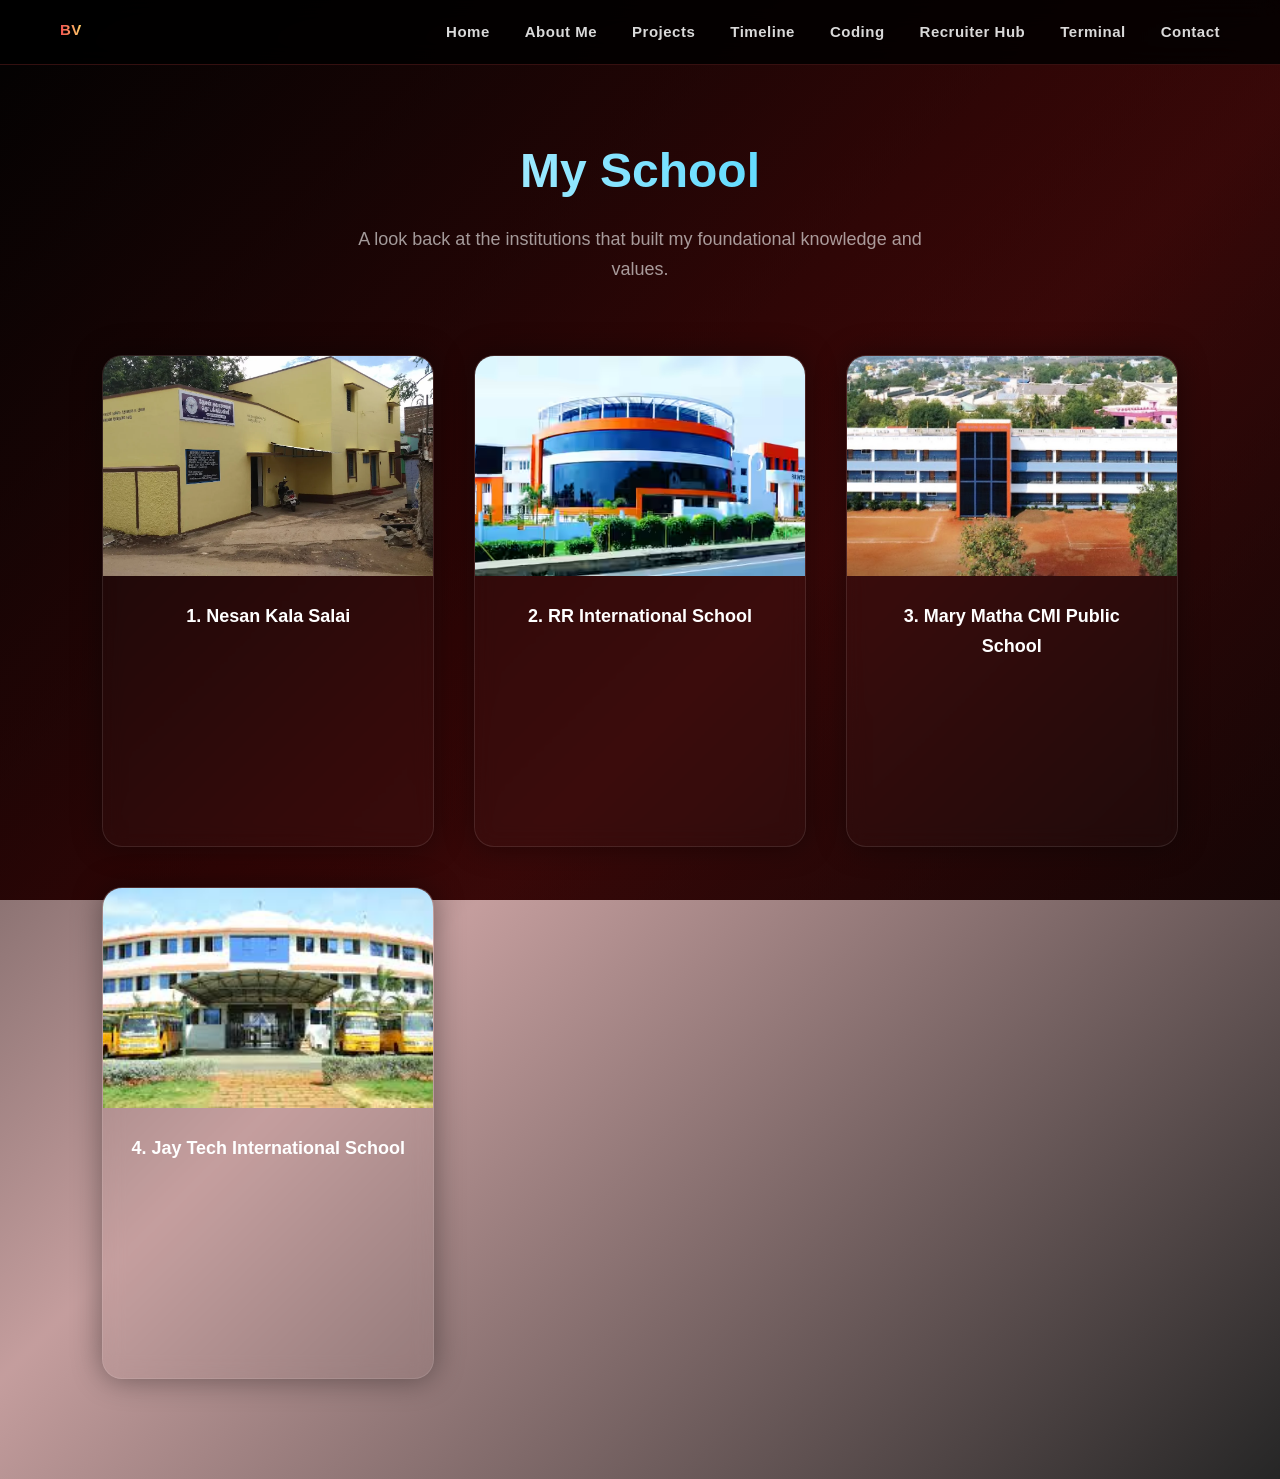
<file: school.html>
<!DOCTYPE html>
<html lang="en">
<head>
    <meta charset="UTF-8">
    <meta name="viewport" content="width=device-width, initial-scale=1.0">
    <title>My School Journey | Bhaala Vishvanathan</title>
    <meta name="description" content="Bhaala Vishvanathan's school journey across Tamil Nadu — Jay Tech International, Mary Matha CMI, RR International, and Nesan Kala Salai.">
    <meta name="keywords" content="Bhaala Vishvanathan, School, Education, Tamil Nadu">
    <meta name="author" content="Bhaalavishvanathan C">
    <meta name="robots" content="index, follow">
    <link rel="canonical" href="https://bhaala.vercel.app/school.html">
    <link rel="preconnect" href="https://fonts.googleapis.com">
    <link rel="preconnect" href="https://fonts.gstatic.com" crossorigin>
    <link href="https://fonts.googleapis.com/css2?family=Inter:wght@300;400;500;600;700;800;900&family=JetBrains+Mono:wght@400;500;700&display=swap" rel="stylesheet">
    <link rel="stylesheet" href="Bhaala.css">
</head>

<body>

    <nav class="navbar">
        <a href="index.html" class="navbar-brand">BV</a>
        <ul>
            <li><a href="index.html">Home</a></li>
            <li><a href="About Me.html">About Me</a></li>
            <li><a href="projects.html">Projects</a></li>
            <li><a href="timeline.html">Timeline</a></li>
            <li><a href="coding-profiles.html">Coding</a></li>
            <li><a href="recruiter.html">Recruiter Hub</a></li>
            <li><a href="terminal.html">Terminal</a></li>
            <li><a href="contact.html">Contact</a></li>
            </ul>
    </nav>

    <section class="school-section">
        <div class="school-header animate-fade-up">
            <h1>My School</h1>
            <p>A look back at the institutions that built my foundational knowledge and values.</p>
        </div>

        <div class="school-container">
            <div class="school-card-v2 animate-fade-up" style="animation-delay: 0.1s;">
                <a href="https://schools.org.in/theni/33250400802/nesan-kala-pry-scl-n-tpatty.html" target="_blank">
                    <img src="Images/Nesan kala salai.webp" alt="Nesan Kala Salai">
                </a>
                <div class="school-card-body">
                    <a href="https://schools.org.in/theni/33250400802/nesan-kala-pry-scl-n-tpatty.html" target="_blank" class="school-link-badge">
                        1. Nesan Kala Salai
                    </a>
                </div>
            </div>

            <div class="school-card-v2 animate-fade-up" style="animation-delay: 0.2s;">
                <a href="https://rrinternationalschool.com/" target="_blank">
                    <img src="Images/RR International School.avif" alt="RR International School">
                </a>
                <div class="school-card-body">
                    <a href="https://rrinternationalschool.com/" target="_blank" class="school-link-badge">
                        2. RR International School
                    </a>
                </div>
            </div>

            <div class="school-card-v2 animate-fade-up" style="animation-delay: 0.3s;">
                <a href="https://www.marymathacmipublicschool.org/" target="_blank">
                    <img src="Images/Mary matha CMI public School.png" alt="Mary Matha Public School">
                </a>
                <div class="school-card-body">
                    <a href="https://www.marymathacmipublicschool.org/" target="_blank" class="school-link-badge">
                        3. Mary Matha CMI Public School
                    </a>
                </div>
            </div>

            <div class="school-card-v2 animate-fade-up" style="animation-delay: 0.4s;">
                <a href="https://www.jaytechcbseschool.com/" target="_blank">
                    <img src="Images/Jay Tech international school.jpeg" alt="Jay Tech International School">
                </a>
                <div class="school-card-body">
                    <a href="https://www.jaytechcbseschool.com/" target="_blank" class="school-link-badge">
                        4. Jay Tech International School
                    </a>
                </div>
            </div>
        </div>
    </section>

    <!-- Script to handle dynamic Login/Logout in navbar -->
    <script>
        document.addEventListener('DOMContentLoaded', () => {
            );
    </script>
    <script src="mobile-nav.js"></script>
</body>
</html>
</file>
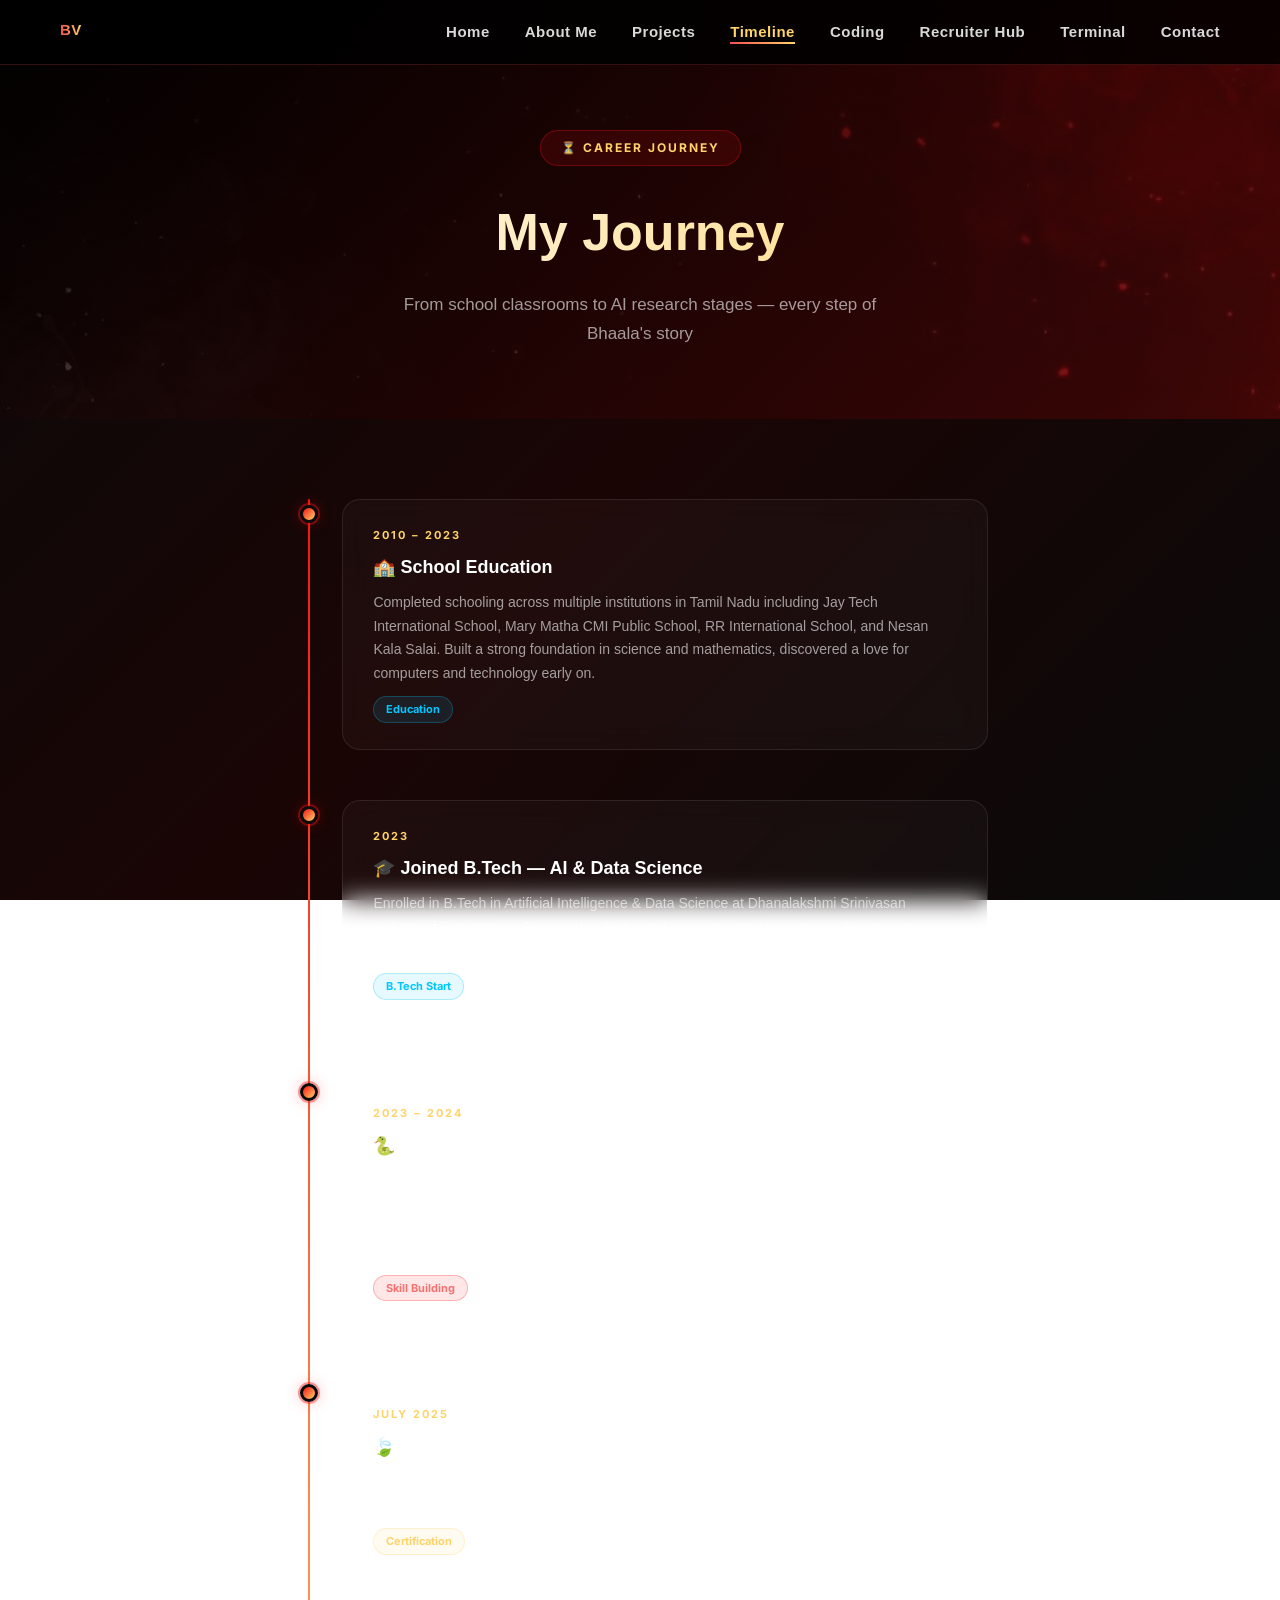
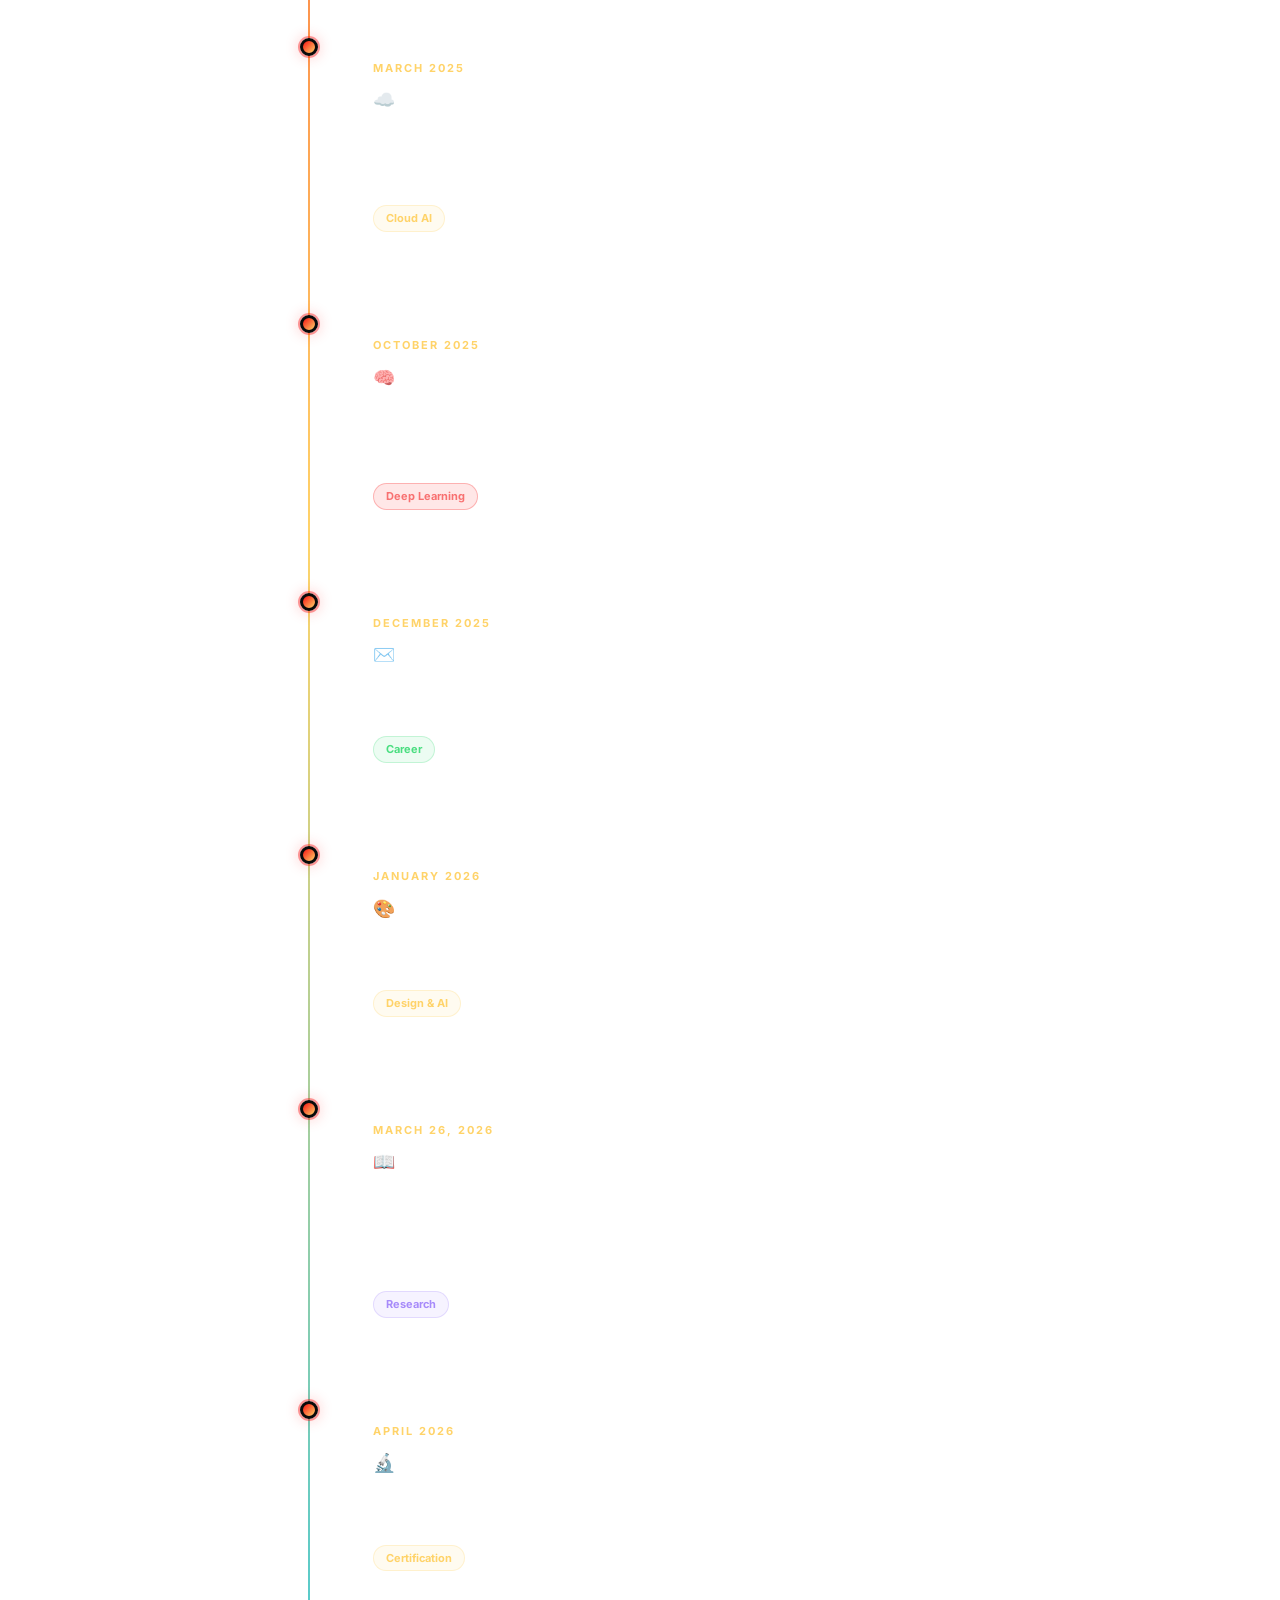
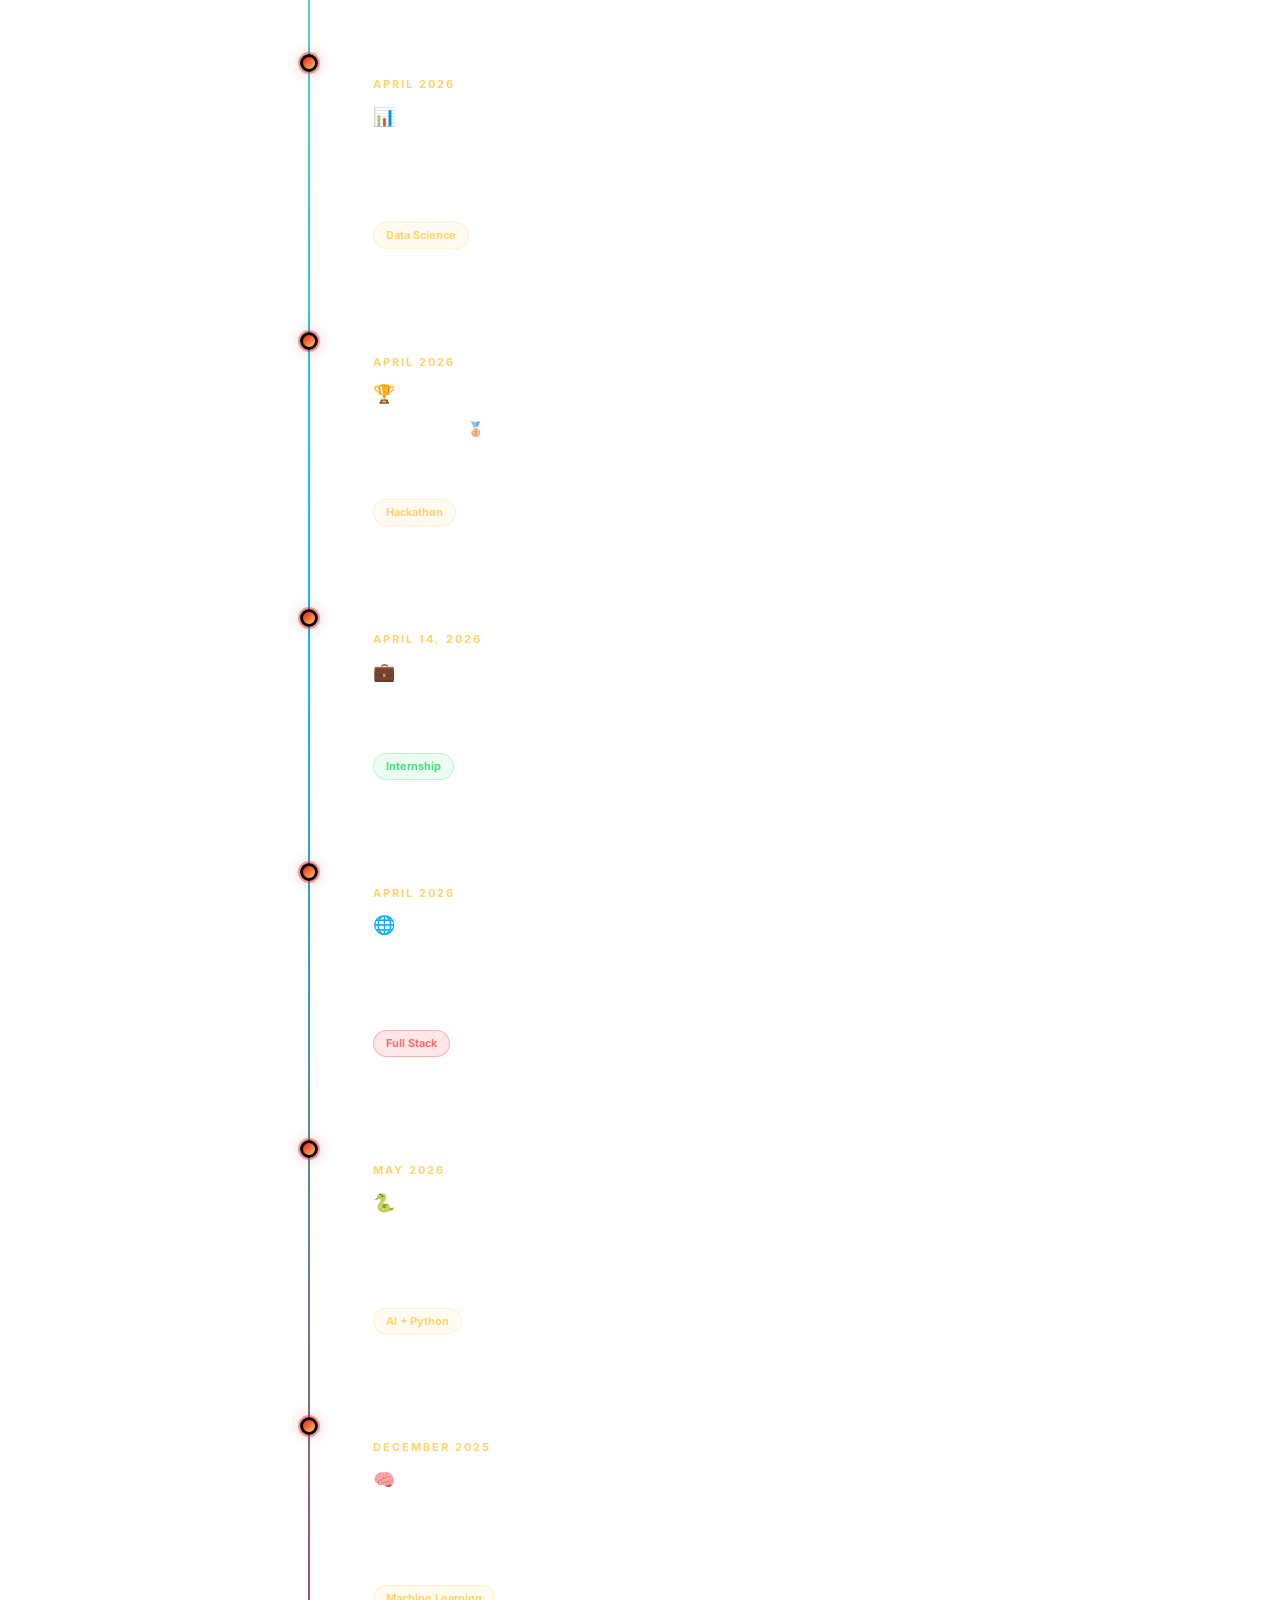
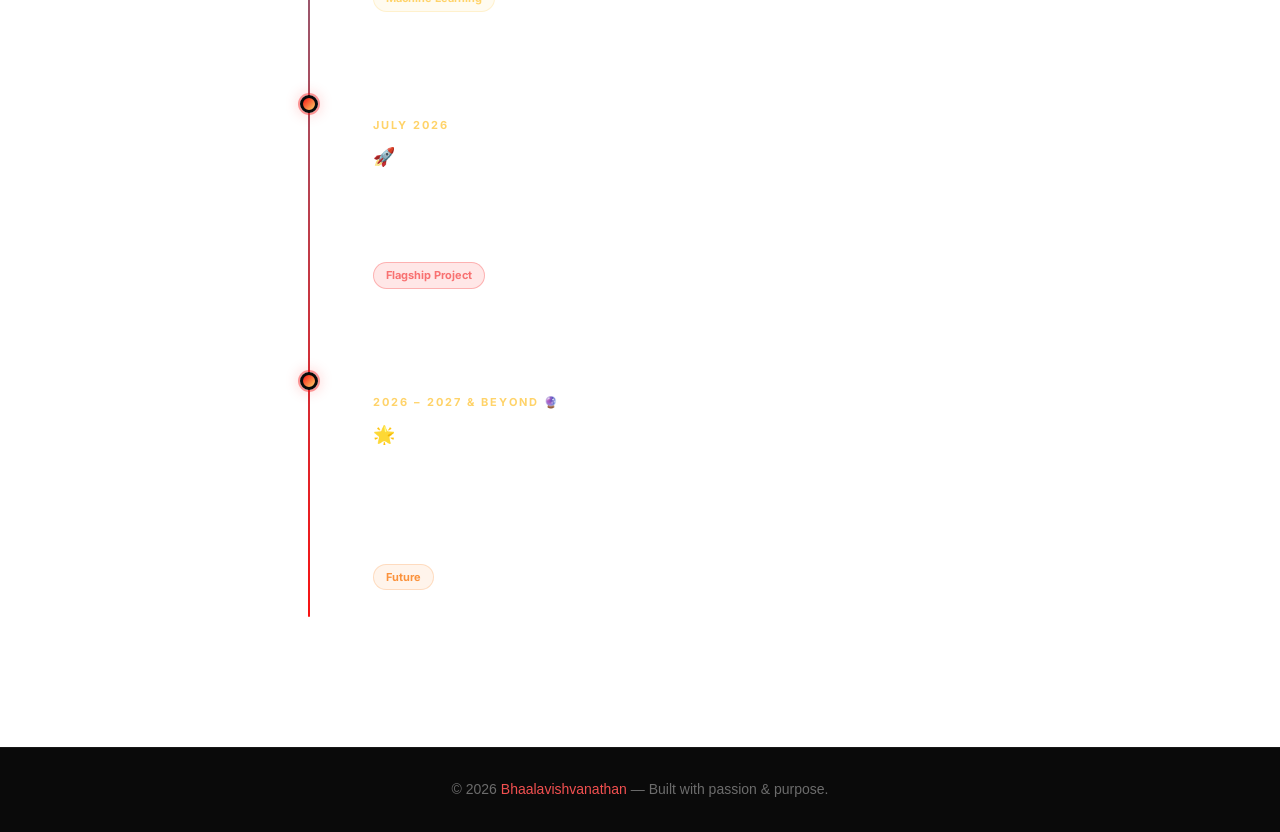
<file: timeline.html>
<!DOCTYPE html>
<html lang="en">
<head>
    <meta charset="UTF-8">
    <meta name="viewport" content="width=device-width, initial-scale=1.0">
    <title>Timeline | Bhaala Vishvanathan</title>
    <meta name="description" content="Bhaala Vishvanathan's journey — from education to AI research, hackathons, internships, and beyond.">
    <link rel="preconnect" href="https://fonts.googleapis.com">
    <link rel="preconnect" href="https://fonts.gstatic.com" crossorigin>
    <link href="https://fonts.googleapis.com/css2?family=Inter:wght@300;400;500;600;700;800;900&family=JetBrains+Mono:wght@400;500;700&display=swap" rel="stylesheet">
    <link rel="stylesheet" href="Bhaala.css">
</head>
<body>

    <!-- ═══════════════ NAVIGATION ═══════════════ -->
    <nav class="navbar">
        <a href="index.html" class="navbar-brand">BV</a>
        <ul>
            <li><a href="index.html">Home</a></li>
            <li><a href="About Me.html">About Me</a></li>
            <li><a href="projects.html">Projects</a></li>
            <li><a href="timeline.html" class="active">Timeline</a></li>
            <li><a href="coding-profiles.html">Coding</a></li>
            <li><a href="recruiter.html">Recruiter Hub</a></li>
            <li><a href="terminal.html">Terminal</a></li>
            <li><a href="contact.html">Contact</a></li>
            </ul>
    </nav>

    <!-- ═══════════════ HERO ═══════════════ -->
    <div class="timeline-hero">
        <span class="hero-badge">⏳ Career Journey</span>
        <h1>My Journey</h1>
        <p>From school classrooms to AI research stages — every step of Bhaala's story</p>
    </div>

    <!-- ═══════════════ TIMELINE ═══════════════ -->
    <section class="timeline-section" aria-label="Professional Timeline">
        <div class="timeline-container">

            <!-- 1 - School -->
            <div class="timeline-item">
                <div class="timeline-dot"></div>
                <div class="timeline-card">
                    <div class="timeline-year">2010 – 2023</div>
                    <h3>🏫 School Education</h3>
                    <p>Completed schooling across multiple institutions in Tamil Nadu including Jay Tech International School, Mary Matha CMI Public School, RR International School, and Nesan Kala Salai. Built a strong foundation in science and mathematics, discovered a love for computers and technology early on.</p>
                    <span class="timeline-tag tag-education">Education</span>
                </div>
            </div>

            <!-- 2 - B.Tech begins -->
            <div class="timeline-item">
                <div class="timeline-dot"></div>
                <div class="timeline-card">
                    <div class="timeline-year">2023</div>
                    <h3>🎓 Joined B.Tech — AI & Data Science</h3>
                    <p>Enrolled in B.Tech in Artificial Intelligence & Data Science at Dhanalakshmi Srinivasan College of Engineering, Perambalur. Embarked on a dedicated journey into AI, machine learning, and software engineering.</p>
                    <span class="timeline-tag tag-education">B.Tech Start</span>
                </div>
            </div>

            <!-- 3 - Python & Web Dev -->
            <div class="timeline-item">
                <div class="timeline-dot"></div>
                <div class="timeline-card">
                    <div class="timeline-year">2023 – 2024</div>
                    <h3>🐍 Mastered Python & Web Development</h3>
                    <p>Dove deep into Python programming for data science and AI. Simultaneously built expertise in HTML, CSS, and JavaScript. Completed the Introduction to OpenRoads Designer certification from Bentley Systems. Began building personal projects and experimenting with data pipelines.</p>
                    <span class="timeline-tag tag-project">Skill Building</span>
                </div>
            </div>

            <!-- 4 - MongoDB -->
            <div class="timeline-item">
                <div class="timeline-dot"></div>
                <div class="timeline-card">
                    <div class="timeline-year">July 2025</div>
                    <h3>🍃 MongoDB Indexing Certification</h3>
                    <p>Earned the MongoDB Indexing Design Fundamentals certification from MongoDB, Inc. Strengthened database architecture knowledge for building scalable AI-powered applications.</p>
                    <span class="timeline-tag tag-achievement">Certification</span>
                </div>
            </div>

            <!-- 5 - Azure AI -->
            <div class="timeline-item">
                <div class="timeline-dot"></div>
                <div class="timeline-card">
                    <div class="timeline-year">March 2025</div>
                    <h3>☁️ Microsoft Azure AI Certification</h3>
                    <p>Completed "Designing and Implementing a Microsoft Azure AI Solution" from Genius Academy. Gained hands-on experience with Azure Cognitive Services, Azure Machine Learning, and cloud-based AI deployment pipelines.</p>
                    <span class="timeline-tag tag-achievement">Cloud AI</span>
                </div>
            </div>

            <!-- 6 - Deep Learning -->
            <div class="timeline-item">
                <div class="timeline-dot"></div>
                <div class="timeline-card">
                    <div class="timeline-year">October 2025</div>
                    <h3>🧠 Deep Learning Webinar (MSME)</h3>
                    <p>Participated in a Deep Learning webinar organized under MSME by Innova Tech. Explored neural network architectures, CNNs, RNNs, and practical applications in real-world AI systems.</p>
                    <span class="timeline-tag tag-project">Deep Learning</span>
                </div>
            </div>

            <!-- 7 - ZANE Offer -->
            <div class="timeline-item">
                <div class="timeline-dot"></div>
                <div class="timeline-card">
                    <div class="timeline-year">December 2025</div>
                    <h3>✉️ Full Stack Developer Offer — ZANE Tech</h3>
                    <p>Received a Full Stack Developer offer letter from ZANE Tech Pvt Ltd, validating skills in web development, backend engineering, and building scalable full stack applications.</p>
                    <span class="timeline-tag tag-career">Career</span>
                </div>
            </div>

            <!-- 8 - Adobe Design -->
            <div class="timeline-item">
                <div class="timeline-dot"></div>
                <div class="timeline-card">
                    <div class="timeline-year">January 2026</div>
                    <h3>🎨 Design Fundamentals with AI — Adobe/Coursera</h3>
                    <p>Completed the Design Fundamentals with AI course from Adobe via Coursera. Developed UI/UX design sensibility, learning how AI tools augment creative workflows and visual design.</p>
                    <span class="timeline-tag tag-achievement">Design & AI</span>
                </div>
            </div>

            <!-- 9 - Research Paper -->
            <div class="timeline-item">
                <div class="timeline-dot"></div>
                <div class="timeline-card">
                    <div class="timeline-year">March 26, 2026</div>
                    <h3>📖 Research Presentation — ICIRIST 2026</h3>
                    <p>Presented the research paper <strong>"Explainable AI for Medical Diagnosis"</strong> at the International Conference on Intelligent Research & Information Systems in Technology (ICIRIST-2026), hosted by Dhanalakshmi Srinivasan College of Engineering. A major milestone in academic research.</p>
                    <span class="timeline-tag tag-research">Research</span>
                </div>
            </div>

            <!-- 10 - Deep Learning Infosys -->
            <div class="timeline-item">
                <div class="timeline-dot"></div>
                <div class="timeline-card">
                    <div class="timeline-year">April 2026</div>
                    <h3>🔬 Introduction to Deep Learning — Infosys Springboard</h3>
                    <p>Completed the Introduction to Deep Learning course via Infosys Springboard. Deepened knowledge of advanced neural architectures and model optimization techniques.</p>
                    <span class="timeline-tag tag-achievement">Certification</span>
                </div>
            </div>

            <!-- 11 - Google Data Analytics -->
            <div class="timeline-item">
                <div class="timeline-dot"></div>
                <div class="timeline-card">
                    <div class="timeline-year">April 2026</div>
                    <h3>📊 Google Data Analytics Professional Certificate</h3>
                    <p>Earned the prestigious Google Data Analytics Professional Certificate from Google via Coursera. Mastered data cleaning, analysis, visualization, SQL, R, and the complete data lifecycle for business intelligence.</p>
                    <span class="timeline-tag tag-achievement">Data Science</span>
                </div>
            </div>

            <!-- 12 - Hackathon -->
            <div class="timeline-item">
                <div class="timeline-dot"></div>
                <div class="timeline-card">
                    <div class="timeline-year">April 2026</div>
                    <h3>🏆 3rd Prize — HackXtreme'26 (24H National Hackathon)</h3>
                    <p>Won 3rd place 🥉 in HackXtreme'26, a 24-hour national hackathon hosted by K. Ramakrishnan College of Engineering. Competed against teams from across India, demonstrating rapid prototyping and AI integration skills under pressure.</p>
                    <span class="timeline-tag tag-achievement">Hackathon</span>
                </div>
            </div>

            <!-- 13 - CubeAI Internship -->
            <div class="timeline-item">
                <div class="timeline-dot"></div>
                <div class="timeline-card">
                    <div class="timeline-year">April 14, 2026</div>
                    <h3>💼 AI Developer Internship — CubeAI Solutions</h3>
                    <p>Received and accepted an AI Developer Internship offer from CubeAI Solutions Tech Pvt Ltd. Working on real-world AI product development, model integration, and enterprise AI solutions.</p>
                    <span class="timeline-tag tag-career">Internship</span>
                </div>
            </div>

            <!-- 14 - Fullstack Masterclass -->
            <div class="timeline-item">
                <div class="timeline-dot"></div>
                <div class="timeline-card">
                    <div class="timeline-year">April 2026</div>
                    <h3>🌐 AI-Powered Fullstack Masterclass — Hifi11 Technologies</h3>
                    <p>Completed the "AI-Powered Fullstack: Zero to Hero Masterclass" from Hifi11 Technologies. Built full stack applications integrating AI features, REST APIs, databases, and modern web frameworks.</p>
                    <span class="timeline-tag tag-project">Full Stack</span>
                </div>
            </div>

            <!-- 15 - AI Python -->
            <div class="timeline-item">
                <div class="timeline-dot"></div>
                <div class="timeline-card">
                    <div class="timeline-year">May 2026</div>
                    <h3>🐍 AI & Python Programming — DeepLearning.AI / Coursera</h3>
                    <p>Completed AI & Python Programming certification from DeepLearning.AI / Coursera. Mastered Python for AI, including building ML pipelines, working with neural networks, and deploying AI models.</p>
                    <span class="timeline-tag tag-achievement">AI + Python</span>
                </div>
            </div>

            <!-- 16 - ML Saylor -->
            <div class="timeline-item">
                <div class="timeline-dot"></div>
                <div class="timeline-card">
                    <div class="timeline-year">December 2025</div>
                    <h3>🧠 CS207: Fundamentals of Machine Learning — Saylor Academy</h3>
                    <p>Completed Saylor Academy's CS207 Machine Learning course. Covered supervised/unsupervised learning, model evaluation, feature engineering, and advanced ML algorithms from theory to implementation.</p>
                    <span class="timeline-tag tag-achievement">Machine Learning</span>
                </div>
            </div>

            <!-- 17 - Premium AI Portfolio -->
            <div class="timeline-item">
                <div class="timeline-dot"></div>
                <div class="timeline-card">
                    <div class="timeline-year">July 2026</div>
                    <h3>🚀 Built Premium AI Portfolio — Full Stack Enterprise App</h3>
                    <p>Designed and built this enterprise-grade AI Portfolio featuring an AI chatbot, admin analytics dashboard, terminal mode, recruiter hub, coding profiles, interactive timeline, and more. Built with Express.js, PostgreSQL, and vanilla JS — production deployed on Vercel.</p>
                    <span class="timeline-tag tag-project">Flagship Project</span>
                </div>
            </div>

            <!-- 18 - Future Goals -->
            <div class="timeline-item">
                <div class="timeline-dot"></div>
                <div class="timeline-card">
                    <div class="timeline-year">2026 – 2027 & Beyond 🔮</div>
                    <h3>🌟 Future Goals</h3>
                    <p>Targeting <strong>B.Tech graduation (2027)</strong> with distinction. Plans include: publishing more AI research papers, building SaaS products, contributing to open source, securing a full-time AI/ML engineer role at a top tech company, and ultimately building AI solutions that create meaningful real-world impact.</p>
                    <span class="timeline-tag tag-goal">Future</span>
                </div>
            </div>

        </div>
    </section>

    <!-- ═══════════════ FOOTER ═══════════════ -->
    <footer class="footer">
        © 2026 <span>Bhaalavishvanathan</span> — Built with passion & purpose.
    </footer>

    <!-- Auth + Timeline animation scripts -->
    <script>
        document.addEventListener('DOMContentLoaded', () => {
            const items = document.querySelectorAll('.timeline-item');
            const observer = new IntersectionObserver((entries) => {
                entries.forEach(entry => {
                    if (entry.isIntersecting) {
                        entry.target.classList.add('visible');
                        observer.unobserve(entry.target);
                    }
                });
            }, { threshold: 0.15 });

            items.forEach(item => observer.observe(item));
        });
    </script>
    <script src="mobile-nav.js"></script>
</body>
</html>
</file>
<file: Bhaala.css>
/* ======================================================
   BHAALA PORTFOLIO — Global CSS
   ====================================================== */

/* ================= RESET & BASE ================= */
* {
    margin: 0;
    padding: 0;
    box-sizing: border-box;
}

html {
    scroll-behavior: smooth;
}

body {
    font-family: 'Segoe UI', Tahoma, Geneva, Verdana, sans-serif;
    color: white;
    background: linear-gradient(135deg, #0a0a0a 0%, #1a0505 50%, #0a0a0a 100%);
    background-attachment: fixed;
    line-height: 1.7;
    min-height: 100vh;
}

/* ================= SCROLLBAR ================= */
::-webkit-scrollbar { width: 8px; }
::-webkit-scrollbar-track { background: #111; }
::-webkit-scrollbar-thumb {
    background: linear-gradient(180deg, #ff512f, #dd2476);
    border-radius: 20px;
}

/* ================= NAVBAR ================= */
.navbar {
    position: fixed;
    top: 0;
    left: 0;
    width: 100%;
    height: 65px;
    display: flex;
    justify-content: space-between;
    align-items: center;
    padding: 0 60px;
    background: rgba(0, 0, 0, 0.85);
    backdrop-filter: blur(12px);
    border-bottom: 1px solid rgba(255, 80, 80, 0.2);
    z-index: 1000;
}

.navbar-brand {
    font-size: 22px;
    font-weight: 800;
    background: linear-gradient(90deg, #f25050, #ffd369);
    -webkit-background-clip: text;
    background-clip: text;
    -webkit-text-fill-color: transparent;
    letter-spacing: 2px;
    text-decoration: none;
}

.navbar ul {
    display: flex;
    gap: 35px;
    list-style: none;
}

.navbar a {
    text-decoration: none;
    color: rgba(255,255,255,0.85);
    font-size: 15px;
    font-weight: 600;
    letter-spacing: 0.5px;
    transition: 0.3s;
    position: relative;
    padding-bottom: 4px;
}

.navbar a::after {
    content: '';
    position: absolute;
    bottom: 0;
    left: 0;
    width: 0;
    height: 2px;
    background: linear-gradient(90deg, #f25050, #ffd369);
    transition: 0.3s;
}

.navbar a:hover { color: #ffd369; }
.navbar a:hover::after { width: 100%; }
.navbar a.active { color: #ffd369; }
.navbar a.active::after { width: 100%; }

.navbar .nav-login-btn {
    background: linear-gradient(135deg, #f81313, #c0030e);
    color: white !important;
    padding: 8px 22px;
    border-radius: 25px;
    font-size: 14px;
    transition: 0.3s;
    -webkit-text-fill-color: white !important;
}
.navbar .nav-login-btn::after { display: none; }
.navbar .nav-login-btn:hover {
    background: linear-gradient(135deg, #0072ff, #00c6ff);
    transform: translateY(-2px);
    box-shadow: 0 5px 20px rgba(0, 114, 255, 0.4);
}

/* ================= HERO SECTION ================= */
.hero {
    display: flex;
    align-items: center;
    justify-content: center;
    gap: 80px;
    padding: 130px 10% 80px;
    flex-wrap: wrap;
    min-height: 100vh;
    position: relative;
    overflow: hidden;
    background: url('Images/Background image 7.jpg') no-repeat center / cover;
}

.hero::before {
    content: '';
    position: absolute;
    inset: 0;
    background: linear-gradient(135deg, rgba(0,0,0,0.75) 0%, rgba(108,11,11,0.4) 50%, rgba(0,0,0,0.75) 100%);
}

.hero > * { position: relative; z-index: 1; }

.hero-text { max-width: 560px; }

.hero-greeting {
    font-size: 16px;
    color: #ffd369;
    letter-spacing: 3px;
    text-transform: uppercase;
    margin-bottom: 14px;
    font-weight: 600;
}

.hero-text h1 {
    font-size: 52px;
    font-weight: 800;
    line-height: 1.15;
    margin-bottom: 10px;
    background: linear-gradient(90deg, #ffffff, #f25050);
    -webkit-background-clip: text;
    background-clip: text;
    -webkit-text-fill-color: transparent;
}

.hero-text h3 {
    font-size: 20px;
    font-weight: 400;
    color: #e1a7f4;
    margin-bottom: 22px;
}

.hero-text p {
    font-size: 16px;
    color: rgba(255,255,255,0.82);
    margin-bottom: 35px;
    line-height: 1.85;
}

.hero-buttons { display: flex; gap: 18px; flex-wrap: wrap; }

.btn-primary {
    padding: 13px 32px;
    background: linear-gradient(135deg, #f81313, #c0030e);
    color: white;
    text-decoration: none;
    border-radius: 30px;
    font-weight: 700;
    font-size: 15px;
    transition: 0.35s;
    display: inline-block;
    border: none;
    cursor: pointer;
}
.btn-primary:hover {
    transform: translateY(-3px);
    box-shadow: 0 8px 30px rgba(248, 19, 19, 0.5);
}

.btn-outline {
    padding: 13px 32px;
    background: transparent;
    color: white;
    text-decoration: none;
    border-radius: 30px;
    font-weight: 600;
    font-size: 15px;
    border: 2px solid rgba(255,255,255,0.4);
    transition: 0.35s;
    display: inline-block;
}
.btn-outline:hover {
    border-color: #ffd369;
    color: #ffd369;
    transform: translateY(-3px);
}

/* ================= HERO IMAGE ================= */
.hero-img { position: relative; }

.hero-img img {
    width: 320px;
    height: 380px;
    object-fit: cover;
    object-position: top;
    border-radius: 24px;
    box-shadow: 0 0 40px rgba(248, 19, 19, 0.45), 0 0 80px rgba(0,0,0,0.6);
    transition: 0.5s ease;
    border: 2px solid rgba(255,80,80,0.3);
}

.hero-img img:hover {
    transform: scale(1.04) translateY(-5px);
    box-shadow: 0 0 60px rgba(248, 19, 19, 0.65), 0 0 100px rgba(0,0,0,0.7);
}

.hero-img-badge {
    position: absolute;
    bottom: -18px;
    right: -18px;
    background: linear-gradient(135deg, #f81313, #c0030e);
    padding: 14px 20px;
    border-radius: 16px;
    text-align: center;
    font-size: 12px;
    font-weight: 700;
    line-height: 1.4;
    box-shadow: 0 8px 30px rgba(248,19,19,0.4);
}

.hero-img-badge span { font-size: 24px; font-weight: 800; display: block; }

/* ================= RESUME SECTION ================= */
.resume-section {
    padding: 60px 10%;
    background: rgba(0, 0, 0, 0.2);
    border-top: 1px solid rgba(255, 80, 80, 0.1);
    border-bottom: 1px solid rgba(255, 80, 80, 0.1);
    display: flex;
    justify-content: center;
    align-items: center;
}

.resume-container {
    max-width: 1100px;
    width: 100%;
    background: rgba(255, 255, 255, 0.02);
    border: 1px solid rgba(255, 80, 80, 0.15);
    border-radius: 20px;
    padding: 35px 45px;
    display: flex;
    align-items: center;
    justify-content: space-between;
    gap: 30px;
    backdrop-filter: blur(10px);
    box-shadow: 0 10px 40px rgba(0, 0, 0, 0.3);
    transition: all 0.4s ease;
}

.resume-container:hover {
    transform: translateY(-5px);
    border-color: rgba(255, 80, 80, 0.4);
    box-shadow: 0 15px 50px rgba(248, 19, 19, 0.18);
}

.resume-icon-box {
    font-size: 42px;
    background: rgba(255, 80, 80, 0.08);
    width: 85px;
    height: 85px;
    border-radius: 50%;
    display: flex;
    align-items: center;
    justify-content: center;
    border: 1px solid rgba(255, 80, 80, 0.2);
    flex-shrink: 0;
}

.resume-text-content {
    flex: 1;
}

.resume-text-content h2 {
    font-size: 26px;
    font-weight: 800;
    margin-bottom: 8px;
    background: linear-gradient(90deg, #ffffff, #ffd369);
    -webkit-background-clip: text;
    background-clip: text;
    -webkit-text-fill-color: transparent;
}

.resume-text-content p {
    font-size: 15px;
    color: rgba(255, 255, 255, 0.75);
    line-height: 1.6;
}

.resume-actions {
    display: flex;
    gap: 15px;
    flex-wrap: wrap;
}

/* Responsive adjustments for Resume Section */
@media (max-width: 900px) {
    .resume-container {
        flex-direction: column;
        text-align: center;
        padding: 40px 30px;
    }
    
    .resume-icon-box {
        margin: 0 auto;
    }
    
    .resume-actions {
        width: 100%;
        justify-content: center;
        gap: 12px;
    }
}

/* ================= SKILLS SECTION ================= */
.skills-section {
    padding: 90px 8%;
    background: rgba(0,0,0,0.3);
}

.section-header {
    text-align: center;
    margin-bottom: 60px;
}

.section-header h2 {
    font-size: 38px;
    font-weight: 800;
    background: linear-gradient(90deg, #00c6ff, #0072ff);
    -webkit-background-clip: text;
    background-clip: text;
    -webkit-text-fill-color: transparent;
    margin-bottom: 12px;
}

.section-header p {
    color: rgba(255,255,255,0.6);
    font-size: 16px;
    max-width: 500px;
    margin: 0 auto;
}

.section-header .divider {
    width: 60px;
    height: 4px;
    background: linear-gradient(90deg, #f25050, #ffd369);
    border-radius: 2px;
    margin: 16px auto 0;
}

.skills-grid {
    display: grid;
    grid-template-columns: repeat(auto-fit, minmax(250px, 1fr));
    gap: 28px;
    max-width: 1100px;
    margin: 0 auto;
}

.skill-card {
    background: rgba(255,255,255,0.04);
    border: 1px solid rgba(255,255,255,0.1);
    border-radius: 18px;
    padding: 35px 28px;
    text-align: center;
    transition: 0.4s ease;
    cursor: default;
    backdrop-filter: blur(10px);
}

.skill-card:hover {
    transform: translateY(-10px);
    background: rgba(255,80,80,0.08);
    border-color: rgba(248,19,19,0.4);
    box-shadow: 0 15px 50px rgba(248,19,19,0.2);
}

.skill-icon {
    font-size: 48px;
    margin-bottom: 18px;
    display: block;
}

.skill-card h3 {
    font-size: 20px;
    font-weight: 700;
    margin-bottom: 10px;
    color: #fff;
}

.skill-card p {
    font-size: 14px;
    color: rgba(255,255,255,0.6);
    line-height: 1.7;
}

/* ================= CONTACT SECTION ================= */
.contact-section {
    padding: 90px 8%;
    text-align: center;
    background: url('Images/Background image 7.jpg') no-repeat center / cover;
    position: relative;
}

.contact-section::before {
    content: '';
    position: absolute;
    inset: 0;
    background: rgba(0,0,0,0.75);
}

.contact-section > * { position: relative; z-index: 1; }

.contact-section h2 {
    font-size: 38px;
    font-weight: 800;
    margin-bottom: 14px;
    color: white;
    text-shadow: 0 0 20px rgba(255,255,255,0.3);
}

.contact-section p {
    color: rgba(255,255,255,0.65);
    font-size: 16px;
    margin-bottom: 45px;
}

.contact-links {
    display: flex;
    justify-content: center;
    gap: 20px;
    flex-wrap: wrap;
}

.contact-link {
    display: flex;
    align-items: center;
    gap: 10px;
    padding: 14px 28px;
    background: rgba(255,255,255,0.08);
    border: 1px solid rgba(255,255,255,0.15);
    border-radius: 50px;
    color: white;
    text-decoration: none;
    font-size: 15px;
    font-weight: 600;
    transition: 0.35s;
    backdrop-filter: blur(10px);
}

.contact-link:hover {
    background: rgba(248,19,19,0.2);
    border-color: #f81313;
    color: #ffd369;
    transform: translateY(-4px);
    box-shadow: 0 8px 30px rgba(248,19,19,0.3);
}

/* ================= FOOTER ================= */
.footer {
    text-align: center;
    padding: 30px 20px;
    background: #0a0a0a;
    color: rgba(255,255,255,0.4);
    font-size: 14px;
    border-top: 1px solid rgba(255,255,255,0.06);
}

.footer span { color: #f25050; }

/* ================= HR ================= */
hr {
    border: none;
    height: 1px;
    background: rgba(255,255,255,0.1);
    margin: 0;
}

/* ================= COLLEGE PAGE ================= */
.college-hero {
    min-height: 100vh;
    padding: 120px 8% 80px;
    display: flex;
    flex-direction: column;
    align-items: center;
    justify-content: center;
    position: relative;
    overflow: hidden;
}

.college-hero::before {
    content: '';
    position: absolute;
    inset: 0;
    background: linear-gradient(135deg, rgba(0,0,0,0.9) 0%, rgba(108,11,11,0.5) 60%, rgba(0,0,0,0.9) 100%);
}

.college-hero > * { position: relative; z-index: 1; }

.page-badge {
    display: inline-flex;
    align-items: center;
    gap: 8px;
    background: rgba(248,19,19,0.15);
    border: 1px solid rgba(248,19,19,0.35);
    padding: 8px 20px;
    border-radius: 50px;
    font-size: 13px;
    color: #ffd369;
    font-weight: 600;
    letter-spacing: 2px;
    text-transform: uppercase;
    margin-bottom: 24px;
}

.college-hero h1 {
    font-size: 52px;
    font-weight: 800;
    text-align: center;
    background: linear-gradient(90deg, #ffffff, #ffd369);
    -webkit-background-clip: text;
    background-clip: text;
    -webkit-text-fill-color: transparent;
    margin-bottom: 50px;
    line-height: 1.2;
}

.college-card {
    max-width: 850px;
    width: 100%;
    background: rgba(255,255,255,0.04);
    border: 1px solid rgba(255,255,255,0.1);
    border-radius: 24px;
    overflow: hidden;
    backdrop-filter: blur(12px);
    box-shadow: 0 0 60px rgba(248,19,19,0.15);
    transition: 0.4s;
}

.college-card:hover {
    transform: translateY(-6px);
    box-shadow: 0 20px 80px rgba(248,19,19,0.25);
}

.college-card-img {
    width: 100%;
    height: 320px;
    object-fit: cover;
    display: block;
}

.college-card-body {
    padding: 40px;
}

.college-card-body h2 {
    font-size: 26px;
    font-weight: 800;
    color: #ffd369;
    margin-bottom: 8px;
}

.college-card-body .college-course {
    font-size: 16px;
    color: #00c6ff;
    font-weight: 600;
    margin-bottom: 20px;
}

.college-card-body p {
    color: rgba(255,255,255,0.75);
    font-size: 15px;
    line-height: 1.85;
    margin-bottom: 28px;
}

.college-info-grid {
    display: grid;
    grid-template-columns: repeat(auto-fit, minmax(160px, 1fr));
    gap: 16px;
    margin-bottom: 30px;
}

.info-chip {
    background: rgba(255,255,255,0.06);
    border: 1px solid rgba(255,255,255,0.1);
    border-radius: 12px;
    padding: 14px;
    text-align: center;
}

.info-chip .label {
    font-size: 11px;
    color: rgba(255,255,255,0.5);
    text-transform: uppercase;
    letter-spacing: 1px;
    margin-bottom: 4px;
}

.info-chip .value {
    font-size: 14px;
    font-weight: 700;
    color: #ffd369;
}

.college-visit-btn {
    display: inline-flex;
    align-items: center;
    gap: 8px;
    padding: 13px 30px;
    background: linear-gradient(135deg, #f81313, #c0030e);
    color: white;
    text-decoration: none;
    border-radius: 30px;
    font-weight: 700;
    font-size: 15px;
    transition: 0.35s;
}

.college-visit-btn:hover {
    transform: translateY(-3px);
    box-shadow: 0 8px 30px rgba(248,19,19,0.5);
}

/* ================= UTILITY ================= */
.text-gradient-red {
    background: linear-gradient(90deg, #f25050, #ffd369);
    -webkit-background-clip: text;
    background-clip: text;
    -webkit-text-fill-color: transparent;
}

/* ================= ANIMATIONS ================= */
@keyframes fadeUp {
    0% { opacity: 0; transform: translateY(40px); }
    100% { opacity: 1; transform: translateY(0); }
}

@keyframes float {
    0%, 100% { transform: translateY(0); }
    50% { transform: translateY(-15px); }
}

.animate-fade-up { animation: fadeUp 0.8s ease forwards; }
.hero-img { animation: float 6s ease-in-out infinite; }

/* ================= MOBILE ================= */
@media (max-width: 900px) {
    .navbar { padding: 0 24px; }
    .navbar-brand { font-size: 18px; }

    .hero { gap: 50px; padding: 100px 6% 60px; flex-direction: column; text-align: center; }
    .hero-text h1 { font-size: 38px; }
    .hero-buttons { justify-content: center; }
    .hero-img img { width: 260px; height: 300px; }
    .hero-img-badge { bottom: -14px; right: -10px; }

    .college-hero h1 { font-size: 36px; }
    .college-card-img { height: 220px; }
    .college-card-body { padding: 24px; }
    
    .about-title { font-size: 42px; }
    .about-main-card { padding: 30px; }
    .school-header h1 { font-size: 38px; }
}

@media (max-width: 580px) {
    .navbar ul { gap: 18px; }
    .skills-grid { grid-template-columns: 1fr; }
    .contact-links { flex-direction: column; align-items: center; }
}

/* ================= ABOUT ME ================= */
.about-hero {
    padding: 130px 8% 50px;
    text-align: center;
    background: url('Images/Background image 7.jpg') no-repeat center / cover;
    position: relative;
    overflow: hidden;
}

.about-hero::before {
    content: '';
    position: absolute;
    inset: 0;
    background: linear-gradient(135deg, rgba(0,0,0,0.85) 0%, rgba(108,11,11,0.6) 100%);
    box-shadow: inset 0 -60px 80px -40px #0a0a0a;
}

.about-hero > * {
    position: relative;
    z-index: 1;
}

.about-title {
    font-size: 56px;
    font-weight: 800;
    background: linear-gradient(90deg, #ffffff, #f25050);
    -webkit-background-clip: text;
    background-clip: text;
    -webkit-text-fill-color: transparent;
    margin-bottom: 12px;
}

.about-subtitle {
    font-size: 20px;
    color: #ffd369;
    letter-spacing: 2px;
    text-transform: uppercase;
    font-weight: 600;
}

.about-content {
    max-width: 900px;
    margin: 0 auto;
    padding: 20px 8% 90px;
}

.about-main-card {
    background: rgba(255,255,255,0.03);
    border: 1px solid rgba(255,255,255,0.08);
    border-radius: 24px;
    padding: 60px;
    backdrop-filter: blur(16px);
    box-shadow: 0 15px 50px rgba(0,0,0,0.5);
    display: flex;
    flex-direction: column;
    gap: 40px;
}

.about-section {
    display: flex;
    flex-direction: column;
    gap: 15px;
}

.about-section-title {
    font-size: 28px;
    font-weight: 700;
    color: #00c6ff;
    border-bottom: 2px solid rgba(255,255,255,0.1);
    padding-bottom: 15px;
    margin-bottom: 5px;
}

.about-section p {
    font-size: 16px;
    color: rgba(255,255,255,0.85);
    line-height: 1.9;
}

.about-section strong {
    color: #ffd369;
    font-weight: 700;
}

.about-divider {
    border: none;
    height: 1px;
    background: rgba(255,255,255,0.1);
    width: 100%;
}

.about-tags {
    display: flex;
    flex-wrap: wrap;
    gap: 12px;
}

.about-tag {
    background: rgba(0, 198, 255, 0.08);
    border: 1px solid rgba(0, 198, 255, 0.3);
    color: #00c6ff;
    padding: 8px 18px;
    border-radius: 30px;
    font-size: 14px;
    font-weight: 600;
    transition: 0.3s;
}

.about-tag:hover {
    background: rgba(0, 198, 255, 0.2);
    transform: translateY(-2px);
}

.about-list {
    list-style-type: none;
    padding-left: 0;
    display: flex;
    flex-direction: column;
    gap: 16px;
}

.about-list li {
    font-size: 16px;
    color: rgba(255,255,255,0.85);
    padding-left: 28px;
    position: relative;
    line-height: 1.7;
}

.about-list li::before {
    content: '🚀';
    position: absolute;
    left: 0;
    top: 2px;
    font-size: 14px;
}

/* ================= SCHOOL PAGE ================= */
.school-section {
    padding: 130px 8% 100px;
    min-height: 100vh;
    background: linear-gradient(135deg, rgba(0,0,0,0.85) 0%, rgba(108,11,11,0.4) 50%, rgba(0,0,0,0.85) 100%);
    position: relative;
}

.school-header {
    text-align: center;
    margin-bottom: 70px;
}
.school-header h1 {
    font-size: 48px;
    font-weight: 800;
    background: linear-gradient(90deg, #ffffff, #00c6ff);
    -webkit-background-clip: text;
    background-clip: text;
    -webkit-text-fill-color: transparent;
    margin-bottom: 12px;
}
.school-header p {
    color: rgba(255,255,255,0.6);
    font-size: 18px;
    max-width: 600px;
    margin: 0 auto;
}

.school-container {
    display: grid;
    grid-template-columns: repeat(auto-fit, minmax(280px, 1fr));
    gap: 40px;
    max-width: 1200px;
    margin: 0 auto;
}

.school-card-v2 {
    background: rgba(255,255,255,0.02);
    border: 1px solid rgba(255,255,255,0.1);
    border-radius: 20px;
    overflow: hidden;
    backdrop-filter: blur(10px);
    transition: 0.4s ease;
    box-shadow: 0 0 30px rgba(0,0,0,0.4);
    display: flex;
    flex-direction: column;
}

.school-card-v2:hover {
    transform: translateY(-8px);
    border-color: rgba(0, 198, 255, 0.4);
    box-shadow: 0 15px 50px rgba(0, 198, 255, 0.2);
}

.school-card-v2 a {
    display: block;
    overflow: hidden;
    height: 220px;
}

.school-card-v2 img {
    width: 100%;
    height: 100%;
    object-fit: cover;
    transition: 0.5s ease;
}

.school-card-v2:hover img {
    transform: scale(1.08);
}

.school-card-body {
    padding: 25px;
    text-align: center;
    flex-grow: 1;
    display: flex;
    align-items: center;
    justify-content: center;
}

.school-link-badge {
    font-size: 18px;
    font-weight: 700;
    color: #fff;
    text-decoration: none;
    transition: 0.3s;
}

.school-card-v2:hover .school-link-badge {
    color: #00c6ff;
}

/* ================= CERTIFICATES SECTION ================= */
.certificates-section {
    padding: 90px 8%;
    background: rgba(0, 0, 0, 0.45);
}

.certificates-section .section-header h2 {
    background: linear-gradient(90deg, #ffd369, #ff512f);
    -webkit-background-clip: text;
    background-clip: text;
    -webkit-text-fill-color: transparent;
}

/* Filter Controls */
.filter-container {
    display: flex;
    justify-content: center;
    gap: 15px;
    margin-bottom: 50px;
    flex-wrap: wrap;
}

.filter-btn {
    padding: 10px 24px;
    background: rgba(255, 255, 255, 0.03);
    border: 1px solid rgba(255, 211, 105, 0.15);
    border-radius: 30px;
    color: rgba(255, 255, 255, 0.8);
    font-size: 14px;
    font-weight: 600;
    cursor: pointer;
    transition: all 0.3s ease;
}

.filter-btn:hover {
    background: rgba(255, 211, 105, 0.08);
    color: #ffd369;
    border-color: #ffd369;
    transform: translateY(-2px);
}

.filter-btn.active {
    background: linear-gradient(135deg, #ffd369, #ff512f);
    color: #000;
    font-weight: 700;
    border: none;
    box-shadow: 0 5px 20px rgba(255, 211, 105, 0.3);
}

/* Certificates Grid */
.certificates-grid {
    display: grid;
    grid-template-columns: repeat(auto-fit, minmax(320px, 1fr));
    gap: 30px;
    max-width: 1200px;
    margin: 0 auto;
}

/* Certificate Card */
.certificate-card {
    display: flex;
    flex-direction: column;
    background: rgba(255, 255, 255, 0.02);
    border: 1px solid rgba(255, 211, 105, 0.12);
    border-radius: 20px;
    padding: 30px;
    height: 100%;
    backdrop-filter: blur(12px);
    transition: all 0.4s cubic-bezier(0.165, 0.84, 0.44, 1);
    position: relative;
    overflow: hidden;
}

.certificate-card::before {
    content: '';
    position: absolute;
    top: 0;
    left: 0;
    width: 100%;
    height: 3px;
    background: linear-gradient(90deg, #ffd369, #ff512f);
    opacity: 0;
    transition: opacity 0.4s ease;
}

.certificate-card:hover {
    transform: translateY(-10px);
    background: rgba(255, 211, 105, 0.04);
    border-color: rgba(255, 211, 105, 0.35);
    box-shadow: 0 20px 50px rgba(0, 0, 0, 0.4), 0 0 40px rgba(255, 211, 105, 0.05);
}

.certificate-card:hover::before {
    opacity: 1;
}

.cert-card-header {
    display: flex;
    justify-content: space-between;
    align-items: center;
    margin-bottom: 22px;
}

.cert-category-badge {
    font-size: 10px;
    font-weight: 800;
    text-transform: uppercase;
    color: #ffd369;
    letter-spacing: 1.5px;
    background: rgba(255, 211, 105, 0.08);
    padding: 4px 12px;
    border-radius: 20px;
    border: 1px solid rgba(255, 211, 105, 0.15);
}

.cert-icon-circle {
    width: 48px;
    height: 48px;
    background: rgba(255, 255, 255, 0.03);
    border: 1px solid rgba(255, 255, 255, 0.1);
    border-radius: 50%;
    display: flex;
    align-items: center;
    justify-content: center;
    font-size: 22px;
    transition: all 0.4s ease;
}

.certificate-card:hover .cert-icon-circle {
    background: rgba(255, 211, 105, 0.15);
    border-color: rgba(255, 211, 105, 0.4);
    transform: scale(1.1) rotate(10deg);
}

.certificate-info {
    flex: 1;
    margin-bottom: 25px;
}

.certificate-info h3 {
    font-size: 19px;
    font-weight: 700;
    color: #fff;
    margin-bottom: 12px;
    line-height: 1.45;
    transition: color 0.3s ease;
}

.certificate-card:hover .certificate-info h3 {
    color: #ffd369;
}

.cert-issuer, .cert-date {
    font-size: 13.5px;
    color: rgba(255, 255, 255, 0.65);
    margin-bottom: 6px;
    display: flex;
    align-items: center;
    gap: 8px;
}

.certificate-actions {
    margin-top: auto;
}

.cert-btn-view {
    width: 100%;
    padding: 12px;
    font-size: 14px;
    font-weight: 700;
    text-decoration: none;
    border-radius: 30px;
    display: flex;
    align-items: center;
    justify-content: center;
    gap: 8px;
    background: rgba(255, 211, 105, 0.03);
    color: #fff;
    border: 1.5px solid rgba(255, 211, 105, 0.3);
    transition: all 0.35s ease;
    cursor: pointer;
}

.cert-btn-view:hover {
    background: linear-gradient(135deg, #ffd369, #ff512f);
    color: #000;
    border-color: transparent;
    transform: translateY(-2px);
    box-shadow: 0 8px 25px rgba(255, 211, 105, 0.35);
}

@media (max-width: 768px) {
    .certificates-section {
        padding: 60px 6%;
    }
    
    .filter-container {
        gap: 10px;
        margin-bottom: 35px;
    }
    
    .filter-btn {
        padding: 8px 18px;
        font-size: 13px;
    }
    
    .certificates-grid {
        grid-template-columns: 1fr;
        gap: 20px;
    }
}

/* ═══════════════════════════════════════════════════════
   NEW PREMIUM COMPONENTS — Portfolio Upgrade 2026
   ═══════════════════════════════════════════════════════ */

/* ================= GOOGLE FONTS — INTER ================= */
@import url('https://fonts.googleapis.com/css2?family=Inter:wght@300;400;500;600;700;800;900&family=JetBrains+Mono:wght@400;500;700&display=swap');

/* ================= ACHIEVEMENT COUNTERS SECTION ================= */
.counters-section {
    padding: 70px 8%;
    background: rgba(0,0,0,0.4);
    border-top: 1px solid rgba(255,80,80,0.08);
    border-bottom: 1px solid rgba(255,80,80,0.08);
}

.counters-grid {
    display: grid;
    grid-template-columns: repeat(auto-fit, minmax(150px, 1fr));
    gap: 24px;
    max-width: 1100px;
    margin: 0 auto;
}

.counter-card {
    background: rgba(255,255,255,0.03);
    border: 1px solid rgba(255,255,255,0.08);
    border-radius: 20px;
    padding: 30px 20px;
    text-align: center;
    backdrop-filter: blur(12px);
    transition: all 0.4s ease;
    position: relative;
    overflow: hidden;
}

.counter-card::before {
    content: '';
    position: absolute;
    inset: 0;
    background: linear-gradient(135deg, rgba(248,19,19,0.05), transparent);
    opacity: 0;
    transition: opacity 0.4s;
}

.counter-card:hover {
    transform: translateY(-8px);
    border-color: rgba(248,19,19,0.35);
    box-shadow: 0 15px 40px rgba(248,19,19,0.15);
}

.counter-card:hover::before { opacity: 1; }

.counter-icon {
    font-size: 36px;
    margin-bottom: 12px;
    display: block;
    filter: drop-shadow(0 0 8px rgba(255,200,100,0.4));
}

.counter-number {
    font-size: 42px;
    font-weight: 900;
    background: linear-gradient(90deg, #f25050, #ffd369);
    -webkit-background-clip: text;
    background-clip: text;
    -webkit-text-fill-color: transparent;
    line-height: 1;
    margin-bottom: 6px;
    font-family: 'Inter', sans-serif;
}

.counter-label {
    font-size: 12px;
    color: rgba(255,255,255,0.55);
    text-transform: uppercase;
    letter-spacing: 1.5px;
    font-weight: 600;
}

/* ================= AI CHATBOT ================= */
/* Floating Button */
.ai-chat-btn {
    position: fixed;
    bottom: 32px;
    right: 32px;
    width: 62px;
    height: 62px;
    border-radius: 50%;
    background: linear-gradient(135deg, #f81313, #c0030e);
    border: none;
    cursor: pointer;
    display: flex;
    align-items: center;
    justify-content: center;
    font-size: 26px;
    z-index: 9999;
    box-shadow: 0 8px 32px rgba(248,19,19,0.55);
    transition: all 0.35s cubic-bezier(0.175, 0.885, 0.32, 1.275);
    animation: chatPulse 2.5s ease-in-out infinite;
}

@keyframes chatPulse {
    0%, 100% { box-shadow: 0 8px 32px rgba(248,19,19,0.55); }
    50% { box-shadow: 0 8px 50px rgba(248,19,19,0.85), 0 0 0 12px rgba(248,19,19,0.08); }
}

.ai-chat-btn:hover {
    transform: scale(1.12) translateY(-3px);
    animation: none;
    box-shadow: 0 12px 45px rgba(248,19,19,0.7);
}

.ai-chat-btn .chat-btn-tooltip {
    position: absolute;
    right: 75px;
    background: rgba(15,15,15,0.95);
    color: #ffd369;
    font-size: 13px;
    font-weight: 700;
    padding: 8px 16px;
    border-radius: 10px;
    white-space: nowrap;
    border: 1px solid rgba(255,80,80,0.25);
    backdrop-filter: blur(10px);
    opacity: 0;
    pointer-events: none;
    transition: opacity 0.3s;
    font-family: 'Inter', sans-serif;
}

.ai-chat-btn:hover .chat-btn-tooltip { opacity: 1; }

/* Chat Panel */
.ai-chat-panel {
    position: fixed;
    bottom: 108px;
    right: 32px;
    width: 380px;
    height: 560px;
    background: rgba(10,10,10,0.96);
    border: 1px solid rgba(255,80,80,0.2);
    border-radius: 24px;
    display: flex;
    flex-direction: column;
    z-index: 9998;
    backdrop-filter: blur(20px);
    box-shadow: 0 20px 60px rgba(0,0,0,0.7), 0 0 0 1px rgba(255,255,255,0.04);
    overflow: hidden;
    transform: scale(0.9) translateY(20px);
    opacity: 0;
    pointer-events: none;
    transition: all 0.35s cubic-bezier(0.175, 0.885, 0.32, 1.275);
    transform-origin: bottom right;
}

.ai-chat-panel.open {
    transform: scale(1) translateY(0);
    opacity: 1;
    pointer-events: all;
}

/* Chat Header */
.chat-header {
    padding: 18px 22px;
    background: linear-gradient(135deg, rgba(248,19,19,0.15), rgba(192,3,14,0.1));
    border-bottom: 1px solid rgba(255,80,80,0.15);
    display: flex;
    align-items: center;
    gap: 14px;
    flex-shrink: 0;
}

.chat-avatar {
    width: 44px;
    height: 44px;
    border-radius: 50%;
    background: linear-gradient(135deg, #f81313, #c0030e);
    display: flex;
    align-items: center;
    justify-content: center;
    font-size: 20px;
    flex-shrink: 0;
    box-shadow: 0 4px 15px rgba(248,19,19,0.4);
}

.chat-header-info { flex: 1; }

.chat-header-info h4 {
    font-size: 15px;
    font-weight: 800;
    color: #fff;
    font-family: 'Inter', sans-serif;
}

.chat-status {
    font-size: 12px;
    color: #4ade80;
    display: flex;
    align-items: center;
    gap: 5px;
}

.chat-status::before {
    content: '';
    width: 7px;
    height: 7px;
    border-radius: 50%;
    background: #4ade80;
    display: inline-block;
    animation: statusBlink 2s ease-in-out infinite;
}

@keyframes statusBlink {
    0%, 100% { opacity: 1; }
    50% { opacity: 0.4; }
}

.chat-close-btn {
    background: rgba(255,255,255,0.06);
    border: 1px solid rgba(255,255,255,0.1);
    color: rgba(255,255,255,0.6);
    width: 32px;
    height: 32px;
    border-radius: 50%;
    cursor: pointer;
    display: flex;
    align-items: center;
    justify-content: center;
    font-size: 16px;
    transition: all 0.25s;
}

.chat-close-btn:hover {
    background: rgba(248,19,19,0.2);
    border-color: rgba(248,19,19,0.4);
    color: #fff;
}

/* Suggested Questions */
.chat-suggestions {
    padding: 12px 16px;
    display: flex;
    flex-wrap: wrap;
    gap: 8px;
    flex-shrink: 0;
    border-bottom: 1px solid rgba(255,255,255,0.06);
    background: rgba(255,255,255,0.01);
}

.suggestion-chip {
    background: rgba(255,211,105,0.07);
    border: 1px solid rgba(255,211,105,0.2);
    color: #ffd369;
    padding: 5px 12px;
    border-radius: 20px;
    font-size: 11.5px;
    font-weight: 600;
    cursor: pointer;
    transition: all 0.25s;
    font-family: 'Inter', sans-serif;
    white-space: nowrap;
}

.suggestion-chip:hover {
    background: rgba(255,211,105,0.18);
    border-color: #ffd369;
    transform: translateY(-1px);
}

/* Chat Messages */
.chat-messages {
    flex: 1;
    overflow-y: auto;
    padding: 16px;
    display: flex;
    flex-direction: column;
    gap: 12px;
    scroll-behavior: smooth;
}

.chat-messages::-webkit-scrollbar { width: 4px; }
.chat-messages::-webkit-scrollbar-track { background: transparent; }
.chat-messages::-webkit-scrollbar-thumb { background: rgba(255,80,80,0.3); border-radius: 10px; }

/* Message Bubbles */
.chat-bubble {
    max-width: 88%;
    padding: 11px 15px;
    border-radius: 18px;
    font-size: 13.5px;
    line-height: 1.55;
    font-family: 'Inter', sans-serif;
    animation: bubbleIn 0.3s ease;
}

@keyframes bubbleIn {
    from { opacity: 0; transform: translateY(8px) scale(0.97); }
    to { opacity: 1; transform: translateY(0) scale(1); }
}

.chat-bubble.bot {
    background: rgba(255,255,255,0.06);
    border: 1px solid rgba(255,255,255,0.1);
    color: rgba(255,255,255,0.9);
    border-bottom-left-radius: 5px;
    align-self: flex-start;
}

.chat-bubble.user {
    background: linear-gradient(135deg, #f81313, #c0030e);
    color: white;
    border-bottom-right-radius: 5px;
    align-self: flex-end;
    box-shadow: 0 4px 15px rgba(248,19,19,0.3);
}

/* Typing Indicator */
.typing-indicator {
    display: flex;
    align-items: center;
    gap: 5px;
    padding: 12px 16px;
    background: rgba(255,255,255,0.05);
    border: 1px solid rgba(255,255,255,0.08);
    border-radius: 18px;
    border-bottom-left-radius: 5px;
    align-self: flex-start;
    width: fit-content;
}

.typing-dot {
    width: 7px;
    height: 7px;
    border-radius: 50%;
    background: rgba(255,255,255,0.5);
    animation: typingBounce 1.2s ease-in-out infinite;
}

.typing-dot:nth-child(2) { animation-delay: 0.2s; }
.typing-dot:nth-child(3) { animation-delay: 0.4s; }

@keyframes typingBounce {
    0%, 60%, 100% { transform: translateY(0); opacity: 0.5; }
    30% { transform: translateY(-6px); opacity: 1; }
}

/* Chat Input */
.chat-input-area {
    padding: 14px 16px;
    border-top: 1px solid rgba(255,255,255,0.07);
    display: flex;
    gap: 10px;
    flex-shrink: 0;
    background: rgba(255,255,255,0.02);
}

.chat-input {
    flex: 1;
    background: rgba(255,255,255,0.06);
    border: 1px solid rgba(255,255,255,0.12);
    border-radius: 24px;
    padding: 11px 18px;
    color: #fff;
    font-size: 13.5px;
    font-family: 'Inter', sans-serif;
    outline: none;
    transition: all 0.3s;
}

.chat-input::placeholder { color: rgba(255,255,255,0.3); }

.chat-input:focus {
    border-color: rgba(248,19,19,0.5);
    background: rgba(255,255,255,0.09);
    box-shadow: 0 0 0 3px rgba(248,19,19,0.1);
}

.chat-send-btn {
    width: 40px;
    height: 40px;
    border-radius: 50%;
    background: linear-gradient(135deg, #f81313, #c0030e);
    border: none;
    cursor: pointer;
    display: flex;
    align-items: center;
    justify-content: center;
    font-size: 16px;
    transition: all 0.25s;
    flex-shrink: 0;
    box-shadow: 0 4px 15px rgba(248,19,19,0.3);
}

.chat-send-btn:hover {
    transform: scale(1.1);
    box-shadow: 0 6px 22px rgba(248,19,19,0.5);
}

/* Chat Mobile */
@media (max-width: 480px) {
    .ai-chat-panel {
        width: calc(100vw - 24px);
        right: 12px;
        bottom: 90px;
        height: 75vh;
        max-height: 520px;
    }
    .ai-chat-btn { right: 16px; bottom: 20px; }
}

/* ================= TIMELINE PAGE ================= */
.timeline-hero {
    padding: 130px 8% 70px;
    text-align: center;
    background: url('Images/Background image 7.jpg') no-repeat center / cover;
    position: relative;
}

.timeline-hero::before {
    content: '';
    position: absolute;
    inset: 0;
    background: linear-gradient(135deg, rgba(0,0,0,0.9) 0%, rgba(108,11,11,0.55) 100%);
}

.timeline-hero > * { position: relative; z-index: 1; }

.timeline-hero h1 {
    font-size: 52px;
    font-weight: 800;
    background: linear-gradient(90deg, #fff, #ffd369);
    -webkit-background-clip: text;
    background-clip: text;
    -webkit-text-fill-color: transparent;
    margin-bottom: 14px;
}

.timeline-hero p {
    color: rgba(255,255,255,0.6);
    font-size: 17px;
    max-width: 500px;
    margin: 0 auto;
}

.timeline-section {
    padding: 80px 8%;
    max-width: 900px;
    margin: 0 auto;
}

.timeline-container {
    position: relative;
    padding-left: 50px;
}

.timeline-container::before {
    content: '';
    position: absolute;
    left: 16px;
    top: 0;
    bottom: 0;
    width: 2px;
    background: linear-gradient(180deg, #f81313, #ffd369, #00c6ff, #f81313);
    border-radius: 2px;
}

.timeline-item {
    position: relative;
    margin-bottom: 50px;
    opacity: 0;
    transform: translateX(-20px);
    transition: all 0.6s ease;
}

.timeline-item.visible {
    opacity: 1;
    transform: translateX(0);
}

.timeline-dot {
    position: absolute;
    left: -42px;
    top: 6px;
    width: 18px;
    height: 18px;
    border-radius: 50%;
    background: linear-gradient(135deg, #f81313, #ffd369);
    border: 3px solid #0a0a0a;
    box-shadow: 0 0 0 2px rgba(248,19,19,0.4), 0 0 15px rgba(248,19,19,0.3);
    flex-shrink: 0;
}

.timeline-card {
    background: rgba(255,255,255,0.03);
    border: 1px solid rgba(255,255,255,0.09);
    border-radius: 18px;
    padding: 26px 30px;
    backdrop-filter: blur(12px);
    transition: all 0.4s ease;
    position: relative;
    overflow: hidden;
}

.timeline-card::before {
    content: '';
    position: absolute;
    top: 0;
    left: 0;
    width: 100%;
    height: 3px;
    opacity: 0;
    transition: opacity 0.3s;
}

.timeline-card:hover {
    transform: translateY(-4px);
    border-color: rgba(255,80,80,0.3);
    box-shadow: 0 12px 35px rgba(0,0,0,0.4);
}

.timeline-card:hover::before { opacity: 1; }

.timeline-year {
    font-size: 11px;
    font-weight: 700;
    letter-spacing: 2px;
    text-transform: uppercase;
    color: #ffd369;
    margin-bottom: 8px;
    font-family: 'Inter', sans-serif;
}

.timeline-card h3 {
    font-size: 18px;
    font-weight: 700;
    color: #fff;
    margin-bottom: 8px;
}

.timeline-card p {
    font-size: 14px;
    color: rgba(255,255,255,0.6);
    line-height: 1.7;
}

.timeline-tag {
    display: inline-block;
    padding: 3px 12px;
    border-radius: 20px;
    font-size: 11px;
    font-weight: 700;
    margin-top: 10px;
    font-family: 'Inter', sans-serif;
}

.tag-education { background: rgba(0,198,255,0.1); color: #00c6ff; border: 1px solid rgba(0,198,255,0.25); }
.tag-achievement { background: rgba(255,211,105,0.1); color: #ffd369; border: 1px solid rgba(255,211,105,0.25); }
.tag-project { background: rgba(248,19,19,0.1); color: #f87171; border: 1px solid rgba(248,19,19,0.25); }
.tag-career { background: rgba(74,222,128,0.1); color: #4ade80; border: 1px solid rgba(74,222,128,0.25); }
.tag-research { background: rgba(167,139,250,0.1); color: #a78bfa; border: 1px solid rgba(167,139,250,0.25); }
.tag-goal { background: rgba(251,146,60,0.1); color: #fb923c; border: 1px solid rgba(251,146,60,0.25); }

/* ================= PROJECTS HUB ================= */
.projects-hero {
    padding: 130px 8% 70px;
    text-align: center;
    background: url('Images/Background image 7.jpg') no-repeat center / cover;
    position: relative;
}

.projects-hero::before {
    content: '';
    position: absolute;
    inset: 0;
    background: linear-gradient(135deg, rgba(0,0,0,0.88) 0%, rgba(11,33,108,0.4) 100%);
}

.projects-hero > * { position: relative; z-index: 1; }

.projects-hero h1 {
    font-size: 52px;
    font-weight: 800;
    background: linear-gradient(90deg, #fff, #00c6ff);
    -webkit-background-clip: text;
    background-clip: text;
    -webkit-text-fill-color: transparent;
    margin-bottom: 14px;
}

.projects-hero p {
    color: rgba(255,255,255,0.6);
    font-size: 17px;
    max-width: 550px;
    margin: 0 auto 30px;
}

.projects-section {
    padding: 80px 8%;
    background: rgba(0,0,0,0.3);
}

.projects-grid {
    display: grid;
    grid-template-columns: repeat(auto-fit, minmax(340px, 1fr));
    gap: 32px;
    max-width: 1200px;
    margin: 0 auto;
}

.project-card {
    background: rgba(255,255,255,0.03);
    border: 1px solid rgba(255,255,255,0.08);
    border-radius: 22px;
    overflow: hidden;
    backdrop-filter: blur(12px);
    transition: all 0.4s ease;
    display: flex;
    flex-direction: column;
    position: relative;
}

.project-card:hover {
    transform: translateY(-10px);
    border-color: rgba(0,198,255,0.35);
    box-shadow: 0 20px 50px rgba(0,198,255,0.12);
}

.project-card-banner {
    height: 200px;
    display: flex;
    align-items: center;
    justify-content: center;
    font-size: 64px;
    position: relative;
    overflow: hidden;
}

.project-card-body { padding: 26px; flex: 1; display: flex; flex-direction: column; }

.project-category-badge {
    font-size: 10px;
    font-weight: 800;
    text-transform: uppercase;
    letter-spacing: 2px;
    padding: 4px 12px;
    border-radius: 20px;
    margin-bottom: 12px;
    display: inline-block;
    font-family: 'Inter', sans-serif;
}

.badge-ai { background: rgba(248,19,19,0.1); color: #f87171; border: 1px solid rgba(248,19,19,0.2); }
.badge-fullstack { background: rgba(0,198,255,0.1); color: #00c6ff; border: 1px solid rgba(0,198,255,0.2); }
.badge-data { background: rgba(255,211,105,0.1); color: #ffd369; border: 1px solid rgba(255,211,105,0.2); }

.project-card-body h3 {
    font-size: 20px;
    font-weight: 700;
    color: #fff;
    margin-bottom: 10px;
    transition: color 0.3s;
}

.project-card:hover .project-card-body h3 { color: #00c6ff; }

.project-card-body p {
    font-size: 14px;
    color: rgba(255,255,255,0.6);
    line-height: 1.7;
    margin-bottom: 20px;
    flex: 1;
}

.tech-tags { display: flex; flex-wrap: wrap; gap: 8px; margin-bottom: 20px; }

.tech-tag {
    background: rgba(255,255,255,0.04);
    border: 1px solid rgba(255,255,255,0.1);
    color: rgba(255,255,255,0.65);
    padding: 4px 12px;
    border-radius: 20px;
    font-size: 11.5px;
    font-weight: 600;
    font-family: 'JetBrains Mono', monospace;
}

.project-actions { display: flex; gap: 10px; margin-top: auto; }

.btn-project-primary {
    flex: 1;
    padding: 11px;
    background: linear-gradient(135deg, rgba(0,198,255,0.15), rgba(0,114,255,0.1));
    border: 1px solid rgba(0,198,255,0.3);
    border-radius: 12px;
    color: #00c6ff;
    font-size: 13px;
    font-weight: 700;
    text-decoration: none;
    text-align: center;
    transition: all 0.3s;
    display: flex;
    align-items: center;
    justify-content: center;
    gap: 6px;
    font-family: 'Inter', sans-serif;
}

.btn-project-primary:hover {
    background: linear-gradient(135deg, rgba(0,198,255,0.3), rgba(0,114,255,0.2));
    border-color: #00c6ff;
    transform: translateY(-2px);
}

.btn-project-github {
    padding: 11px 16px;
    background: rgba(255,255,255,0.04);
    border: 1px solid rgba(255,255,255,0.1);
    border-radius: 12px;
    color: rgba(255,255,255,0.6);
    font-size: 13px;
    text-decoration: none;
    transition: all 0.3s;
    display: flex;
    align-items: center;
    justify-content: center;
}

.btn-project-github:hover {
    background: rgba(255,255,255,0.1);
    color: #fff;
    transform: translateY(-2px);
}

/* ================= PROJECT DETAIL PAGE ================= */
.project-detail-hero {
    min-height: 60vh;
    display: flex;
    flex-direction: column;
    align-items: center;
    justify-content: center;
    padding: 130px 8% 80px;
    text-align: center;
    position: relative;
}

.project-detail-hero::before {
    content: '';
    position: absolute;
    inset: 0;
    background: linear-gradient(135deg, rgba(0,0,0,0.9) 0%, rgba(5,30,90,0.5) 100%);
}

.project-detail-hero > * { position: relative; z-index: 1; }

.project-detail-hero h1 {
    font-size: 48px;
    font-weight: 800;
    background: linear-gradient(90deg, #fff, #00c6ff);
    -webkit-background-clip: text;
    background-clip: text;
    -webkit-text-fill-color: transparent;
    margin-bottom: 16px;
}

.project-detail-content {
    max-width: 1000px;
    margin: 0 auto;
    padding: 60px 8%;
}

.detail-section {
    margin-bottom: 50px;
    background: rgba(255,255,255,0.02);
    border: 1px solid rgba(255,255,255,0.07);
    border-radius: 20px;
    padding: 36px;
    backdrop-filter: blur(10px);
    transition: border-color 0.3s;
}

.detail-section:hover { border-color: rgba(0,198,255,0.2); }

.detail-section h2 {
    font-size: 22px;
    font-weight: 700;
    color: #00c6ff;
    margin-bottom: 18px;
    display: flex;
    align-items: center;
    gap: 10px;
}

.detail-section p {
    color: rgba(255,255,255,0.75);
    font-size: 15px;
    line-height: 1.85;
}

.detail-section ul {
    list-style: none;
    display: flex;
    flex-direction: column;
    gap: 10px;
}

.detail-section ul li {
    color: rgba(255,255,255,0.75);
    font-size: 14.5px;
    line-height: 1.7;
    padding-left: 22px;
    position: relative;
}

.detail-section ul li::before {
    content: '▸';
    color: #00c6ff;
    position: absolute;
    left: 0;
    font-size: 12px;
    top: 2px;
}

.tech-stack-grid {
    display: grid;
    grid-template-columns: repeat(auto-fill, minmax(120px, 1fr));
    gap: 12px;
}

.tech-stack-item {
    background: rgba(0,198,255,0.05);
    border: 1px solid rgba(0,198,255,0.15);
    border-radius: 12px;
    padding: 14px 10px;
    text-align: center;
    font-size: 13px;
    font-weight: 600;
    color: #00c6ff;
    font-family: 'JetBrains Mono', monospace;
    transition: all 0.3s;
}

.tech-stack-item:hover {
    background: rgba(0,198,255,0.12);
    transform: translateY(-3px);
}

.project-cta-bar {
    display: flex;
    gap: 16px;
    justify-content: center;
    flex-wrap: wrap;
    padding: 0 8% 60px;
}

/* ================= TERMINAL PAGE ================= */
.terminal-page {
    min-height: 100vh;
    padding: 100px 8% 60px;
    display: flex;
    flex-direction: column;
    align-items: center;
    justify-content: flex-start;
    background: #000;
}

.terminal-header-text {
    text-align: center;
    margin-bottom: 30px;
}

.terminal-header-text h1 {
    font-size: 36px;
    font-weight: 800;
    background: linear-gradient(90deg, #4ade80, #00c6ff);
    -webkit-background-clip: text;
    background-clip: text;
    -webkit-text-fill-color: transparent;
    margin-bottom: 8px;
    font-family: 'JetBrains Mono', monospace;
}

.terminal-header-text p {
    color: rgba(255,255,255,0.4);
    font-size: 14px;
    font-family: 'JetBrains Mono', monospace;
}

.terminal-window {
    width: 100%;
    max-width: 860px;
    background: rgba(5,10,5,0.97);
    border: 1px solid rgba(74,222,128,0.2);
    border-radius: 16px;
    overflow: hidden;
    box-shadow: 0 0 60px rgba(74,222,128,0.08), 0 20px 60px rgba(0,0,0,0.8);
    font-family: 'JetBrains Mono', 'Courier New', monospace;
}

.terminal-titlebar {
    background: rgba(255,255,255,0.04);
    border-bottom: 1px solid rgba(255,255,255,0.07);
    padding: 12px 18px;
    display: flex;
    align-items: center;
    gap: 10px;
}

.terminal-dot {
    width: 13px;
    height: 13px;
    border-radius: 50%;
}

.terminal-dot.red { background: #ff5f57; }
.terminal-dot.yellow { background: #febc2e; }
.terminal-dot.green { background: #28c840; }

.terminal-title {
    flex: 1;
    text-align: center;
    font-size: 13px;
    color: rgba(255,255,255,0.35);
    font-family: 'Inter', sans-serif;
}

.terminal-body {
    padding: 20px;
    min-height: 450px;
    max-height: 65vh;
    overflow-y: auto;
    display: flex;
    flex-direction: column;
    gap: 6px;
}

.terminal-body::-webkit-scrollbar { width: 4px; }
.terminal-body::-webkit-scrollbar-thumb { background: rgba(74,222,128,0.3); border-radius: 10px; }

.terminal-line {
    font-size: 13.5px;
    line-height: 1.6;
    color: rgba(255,255,255,0.85);
}

.terminal-line.prompt { color: #4ade80; }
.terminal-line.prompt .terminal-prompt-char { color: #ffd369; }
.terminal-line.output { color: rgba(255,255,255,0.65); padding-left: 4px; }
.terminal-line.output.highlight { color: #00c6ff; }
.terminal-line.output.error { color: #f87171; }
.terminal-line.output.success { color: #4ade80; }
.terminal-line.blank { height: 8px; }

.terminal-input-line {
    display: flex;
    align-items: center;
    gap: 8px;
    padding-top: 6px;
}

.terminal-prompt-symbol { color: #4ade80; font-size: 13.5px; white-space: nowrap; }

.terminal-input {
    background: transparent;
    border: none;
    outline: none;
    color: #fff;
    font-family: 'JetBrains Mono', monospace;
    font-size: 13.5px;
    flex: 1;
    caret-color: #4ade80;
}

/* ================= RECRUITER HUB ================= */
.recruiter-hero {
    padding: 130px 8% 70px;
    text-align: center;
    background: url('Images/Background image 7.jpg') no-repeat center / cover;
    position: relative;
}

.recruiter-hero::before {
    content: '';
    position: absolute;
    inset: 0;
    background: linear-gradient(135deg, rgba(0,0,0,0.92) 0%, rgba(5,30,60,0.5) 100%);
}

.recruiter-hero > * { position: relative; z-index: 1; }

.recruiter-hero h1 {
    font-size: 48px;
    font-weight: 800;
    background: linear-gradient(90deg, #fff, #ffd369);
    -webkit-background-clip: text;
    background-clip: text;
    -webkit-text-fill-color: transparent;
    margin-bottom: 14px;
}

.recruiter-section {
    padding: 70px 8%;
    max-width: 1200px;
    margin: 0 auto;
}

.recruiter-grid {
    display: grid;
    grid-template-columns: 1fr 1.5fr;
    gap: 40px;
    align-items: start;
}

@media (max-width: 900px) {
    .recruiter-grid { grid-template-columns: 1fr; }
}

.recruiter-profile-card {
    background: rgba(255,255,255,0.03);
    border: 1px solid rgba(255,211,105,0.15);
    border-radius: 24px;
    padding: 36px 28px;
    text-align: center;
    backdrop-filter: blur(12px);
    position: sticky;
    top: 90px;
}

.recruiter-avatar {
    width: 110px;
    height: 110px;
    border-radius: 50%;
    object-fit: cover;
    object-position: top;
    border: 3px solid rgba(255,211,105,0.4);
    box-shadow: 0 0 30px rgba(255,211,105,0.2);
    margin-bottom: 18px;
}

.recruiter-profile-card h2 {
    font-size: 22px;
    font-weight: 800;
    color: #fff;
    margin-bottom: 6px;
}

.recruiter-profile-card .role {
    color: #ffd369;
    font-size: 14px;
    font-weight: 600;
    margin-bottom: 24px;
}

.recruiter-contact-links { display: flex; flex-direction: column; gap: 10px; }

.recruiter-contact-btn {
    display: flex;
    align-items: center;
    gap: 10px;
    padding: 12px 18px;
    border-radius: 12px;
    text-decoration: none;
    font-size: 13.5px;
    font-weight: 600;
    transition: all 0.3s;
    font-family: 'Inter', sans-serif;
}

.recruiter-contact-btn.email {
    background: rgba(248,19,19,0.08);
    border: 1px solid rgba(248,19,19,0.2);
    color: #f87171;
}

.recruiter-contact-btn.email:hover {
    background: rgba(248,19,19,0.18);
    transform: translateX(4px);
}

.recruiter-contact-btn.linkedin {
    background: rgba(0,119,181,0.08);
    border: 1px solid rgba(0,119,181,0.2);
    color: #60a5fa;
}

.recruiter-contact-btn.linkedin:hover {
    background: rgba(0,119,181,0.18);
    transform: translateX(4px);
}

.recruiter-contact-btn.github {
    background: rgba(255,255,255,0.04);
    border: 1px solid rgba(255,255,255,0.1);
    color: rgba(255,255,255,0.7);
}

.recruiter-contact-btn.github:hover {
    background: rgba(255,255,255,0.1);
    transform: translateX(4px);
}

.recruiter-contact-btn.whatsapp {
    background: rgba(37,211,102,0.08);
    border: 1px solid rgba(37,211,102,0.2);
    color: #4ade80;
}

.recruiter-contact-btn.whatsapp:hover {
    background: rgba(37,211,102,0.18);
    transform: translateX(4px);
}

.recruiter-main-card {
    display: flex;
    flex-direction: column;
    gap: 30px;
}

.recruiter-info-block {
    background: rgba(255,255,255,0.02);
    border: 1px solid rgba(255,255,255,0.07);
    border-radius: 20px;
    padding: 28px;
    backdrop-filter: blur(10px);
}

.recruiter-info-block h3 {
    font-size: 17px;
    font-weight: 700;
    color: #ffd369;
    margin-bottom: 18px;
    display: flex;
    align-items: center;
    gap: 8px;
    padding-bottom: 12px;
    border-bottom: 1px solid rgba(255,255,255,0.07);
}

.skills-tag-cloud { display: flex; flex-wrap: wrap; gap: 10px; }

.skill-chip {
    background: rgba(0,198,255,0.06);
    border: 1px solid rgba(0,198,255,0.18);
    color: #00c6ff;
    padding: 6px 14px;
    border-radius: 20px;
    font-size: 12.5px;
    font-weight: 600;
    transition: all 0.25s;
}

.skill-chip:hover {
    background: rgba(0,198,255,0.15);
    transform: translateY(-2px);
}

/* ================= CODING PROFILES ================= */
.coding-hero {
    padding: 130px 8% 70px;
    text-align: center;
    background: url('Images/Background image 7.jpg') no-repeat center / cover;
    position: relative;
}

.coding-hero::before {
    content: '';
    position: absolute;
    inset: 0;
    background: linear-gradient(135deg, rgba(0,0,0,0.9) 0%, rgba(30,0,60,0.5) 100%);
}

.coding-hero > * { position: relative; z-index: 1; }

.coding-hero h1 {
    font-size: 48px;
    font-weight: 800;
    background: linear-gradient(90deg, #fff, #a78bfa);
    -webkit-background-clip: text;
    background-clip: text;
    -webkit-text-fill-color: transparent;
    margin-bottom: 14px;
}

.coding-section {
    padding: 70px 8%;
    max-width: 1100px;
    margin: 0 auto;
}

.coding-profiles-grid {
    display: grid;
    grid-template-columns: repeat(auto-fit, minmax(300px, 1fr));
    gap: 30px;
}

.coding-platform-card {
    background: rgba(255,255,255,0.03);
    border: 1px solid rgba(255,255,255,0.08);
    border-radius: 22px;
    padding: 30px;
    backdrop-filter: blur(12px);
    transition: all 0.4s ease;
    text-align: center;
    position: relative;
    overflow: hidden;
}

.coding-platform-card::before {
    content: '';
    position: absolute;
    top: 0;
    left: 0;
    width: 100%;
    height: 3px;
}

.coding-platform-card.github::before { background: linear-gradient(90deg, #fff, #a0a0a0); }
.coding-platform-card.leetcode::before { background: linear-gradient(90deg, #ffa116, #f89f1b); }
.coding-platform-card.hackerrank::before { background: linear-gradient(90deg, #00ea64, #00b94a); }

.coding-platform-card:hover {
    transform: translateY(-8px);
    box-shadow: 0 20px 50px rgba(0,0,0,0.4);
}

.coding-platform-card.github:hover { border-color: rgba(255,255,255,0.25); }
.coding-platform-card.leetcode:hover { border-color: rgba(255,161,22,0.35); }
.coding-platform-card.hackerrank:hover { border-color: rgba(0,234,100,0.35); }

.platform-icon-large {
    font-size: 50px;
    margin-bottom: 14px;
    display: block;
    filter: drop-shadow(0 0 10px rgba(255,255,255,0.2));
}

.platform-name {
    font-size: 20px;
    font-weight: 800;
    color: #fff;
    margin-bottom: 6px;
    font-family: 'Inter', sans-serif;
}

.platform-username {
    font-size: 13px;
    color: rgba(255,255,255,0.45);
    margin-bottom: 24px;
    font-family: 'JetBrains Mono', monospace;
}

.platform-stats-grid {
    display: grid;
    grid-template-columns: repeat(2, 1fr);
    gap: 12px;
    margin-bottom: 22px;
}

.platform-stat {
    background: rgba(255,255,255,0.04);
    border: 1px solid rgba(255,255,255,0.08);
    border-radius: 12px;
    padding: 14px 10px;
}

.platform-stat .stat-value {
    font-size: 24px;
    font-weight: 800;
    color: #fff;
    display: block;
    font-family: 'Inter', sans-serif;
}

.platform-stat .stat-label {
    font-size: 11px;
    color: rgba(255,255,255,0.4);
    text-transform: uppercase;
    letter-spacing: 1px;
    margin-top: 3px;
}

.platform-visit-btn {
    display: inline-flex;
    align-items: center;
    gap: 8px;
    padding: 11px 24px;
    border-radius: 30px;
    font-size: 13px;
    font-weight: 700;
    text-decoration: none;
    transition: all 0.3s;
    font-family: 'Inter', sans-serif;
}

.platform-visit-btn.github-btn {
    background: rgba(255,255,255,0.06);
    border: 1px solid rgba(255,255,255,0.15);
    color: #fff;
}

.platform-visit-btn.leetcode-btn {
    background: rgba(255,161,22,0.1);
    border: 1px solid rgba(255,161,22,0.3);
    color: #ffa116;
}

.platform-visit-btn.hackerrank-btn {
    background: rgba(0,234,100,0.1);
    border: 1px solid rgba(0,234,100,0.3);
    color: #00ea64;
}

.platform-visit-btn:hover { transform: translateY(-2px); }

/* GitHub contribution graph embed */
.github-contrib-embed {
    width: 100%;
    max-width: 1000px;
    margin: 0 auto 40px;
    background: rgba(255,255,255,0.02);
    border: 1px solid rgba(255,255,255,0.07);
    border-radius: 18px;
    padding: 24px;
    overflow: hidden;
    text-align: center;
}

.github-contrib-embed img {
    width: 100%;
    border-radius: 8px;
    filter: brightness(0.9);
}

/* ================= NAVBAR UPDATES ================= */
.navbar ul { flex-wrap: wrap; }

/* ================= PAGE BADGE (reusable) ================= */
.hero-badge {
    display: inline-flex;
    align-items: center;
    gap: 8px;
    background: rgba(248,19,19,0.12);
    border: 1px solid rgba(248,19,19,0.3);
    padding: 7px 20px;
    border-radius: 50px;
    font-size: 12px;
    color: #ffd369;
    font-weight: 700;
    letter-spacing: 2px;
    text-transform: uppercase;
    margin-bottom: 22px;
    font-family: 'Inter', sans-serif;
}

/* ================= ANALYTICS CARDS ================= */
.analytics-grid {
    display: grid;
    grid-template-columns: repeat(auto-fit, minmax(180px, 1fr));
    gap: 20px;
    margin-bottom: 32px;
}

.analytics-card {
    background: rgba(255,255,255,0.03);
    border: 1px solid rgba(255,255,255,0.07);
    border-radius: 16px;
    padding: 22px 18px;
    text-align: center;
    backdrop-filter: blur(10px);
    transition: all 0.35s;
}

.analytics-card:hover {
    transform: translateY(-4px);
    border-color: rgba(255,80,80,0.3);
}

.analytics-card .a-icon { font-size: 28px; margin-bottom: 10px; display: block; }
.analytics-card .a-value { font-size: 30px; font-weight: 800; color: #ffd369; font-family: 'Inter', sans-serif; }
.analytics-card .a-label { font-size: 12px; color: rgba(255,255,255,0.45); margin-top: 4px; text-transform: uppercase; letter-spacing: 1px; }

/* ================= RESPONSIVE ADDITIONS ================= */
@media (max-width: 768px) {
    .counters-grid { grid-template-columns: repeat(2, 1fr); gap: 16px; }
    .counter-number { font-size: 34px; }
    .projects-grid { grid-template-columns: 1fr; }
    .timeline-hero h1 { font-size: 36px; }
    .recruiter-hero h1 { font-size: 36px; }
    .coding-hero h1 { font-size: 36px; }
    .terminal-window { font-size: 12px; }
    .coding-profiles-grid { grid-template-columns: 1fr; }
    .project-detail-hero h1 { font-size: 32px; }
}

@media (max-width: 480px) {
    .counters-grid { grid-template-columns: repeat(2, 1fr); }
    .terminal-header-text h1 { font-size: 24px; }
    .projects-grid { grid-template-columns: 1fr; }
    .ai-chat-panel { height: 80vh; max-height: 500px; }
}

/* ======================================================
   MOBILE NAVIGATION DRAWER (Responsive <768px)
   ====================================================== */

.mobile-menu-btn {
    display: none;
    background: transparent;
    border: none;
    cursor: pointer;
    padding: 8px;
    z-index: 1003; /* Above drawer (1002) */
    flex-direction: column;
    justify-content: center;
    gap: 6px;
    width: 48px;
    height: 48px;
    align-items: center;
    border-radius: 8px;
    transition: background 0.3s;
}

.mobile-menu-btn:focus-visible {
    outline: 2px solid #f25050;
    background: rgba(255, 255, 255, 0.05);
}

.hamburger-line {
    display: block;
    width: 26px;
    height: 2px;
    background-color: #fff;
    border-radius: 2px;
    transition: all 0.3s cubic-bezier(0.4, 0, 0.2, 1);
    transform-origin: center;
}

/* Transform to 'X' */
.mobile-menu-btn.active .hamburger-line:nth-child(1) {
    transform: translateY(8px) rotate(45deg);
    background-color: #f25050;
}
.mobile-menu-btn.active .hamburger-line:nth-child(2) {
    opacity: 0;
    transform: scale(0);
}
.mobile-menu-btn.active .hamburger-line:nth-child(3) {
    transform: translateY(-8px) rotate(-45deg);
    background-color: #f25050;
}

/* Overlay */
.mobile-overlay {
    position: fixed;
    top: 0;
    left: 0;
    width: 100%;
    height: 100vh;
    background: rgba(0, 0, 0, 0.6);
    backdrop-filter: blur(5px);
    -webkit-backdrop-filter: blur(5px);
    z-index: 1001; /* Covers navbar (1000) */
    opacity: 0;
    visibility: hidden;
    transition: all 0.3s ease;
}
.mobile-overlay.active {
    opacity: 1;
    visibility: visible;
}

/* Drawer */
.mobile-drawer {
    position: fixed;
    top: 0;
    right: -100%;
    width: 280px;
    max-width: 80%;
    height: 100vh;
    background: rgba(10, 10, 10, 0.95);
    backdrop-filter: blur(20px);
    -webkit-backdrop-filter: blur(20px);
    box-shadow: -10px 0 30px rgba(0, 0, 0, 0.5);
    border-left: 1px solid rgba(255, 80, 80, 0.2);
    z-index: 1002; /* Above overlay (1001) */
    transition: right 0.4s cubic-bezier(0.25, 0.8, 0.25, 1);
    display: flex;
    flex-direction: column;
    padding: 80px 24px 40px;
    overflow-y: auto;
}
.mobile-drawer.active {
    right: 0;
}

.mobile-drawer ul {
    list-style: none;
    display: flex;
    flex-direction: column;
    gap: 12px;
    margin: 0;
    padding: 0;
}

.mobile-drawer a {
    display: flex;
    align-items: center;
    text-decoration: none;
    color: rgba(255, 255, 255, 0.85);
    font-size: 16px;
    font-weight: 600;
    padding: 12px 16px;
    border-radius: 12px;
    transition: all 0.3s ease;
    border: 1px solid transparent;
    min-height: 48px;
}

.mobile-drawer a:hover, .mobile-drawer a.active {
    background: rgba(242, 80, 80, 0.1);
    color: #f25050;
    border: 1px solid rgba(242, 80, 80, 0.3);
    transform: translateX(6px);
}

.mobile-drawer .nav-login-btn {
    background: linear-gradient(135deg, #f25050, #dd2476);
    color: #fff !important;
    margin-top: 16px;
    justify-content: center;
    border: none;
    box-shadow: 0 4px 15px rgba(242, 80, 80, 0.3);
    transform: none !important;
}
.mobile-drawer .nav-login-btn:hover {
    box-shadow: 0 6px 20px rgba(242, 80, 80, 0.5);
    background: linear-gradient(135deg, #ff6b6b, #e03282);
}

@media (max-width: 768px) {
    .navbar {
        padding: 0 20px;
    }
    .navbar ul {
        display: none !important; /* Force hide desktop nav */
    }
    .mobile-menu-btn {
        display: flex; /* Show hamburger */
    }
}
</file>
